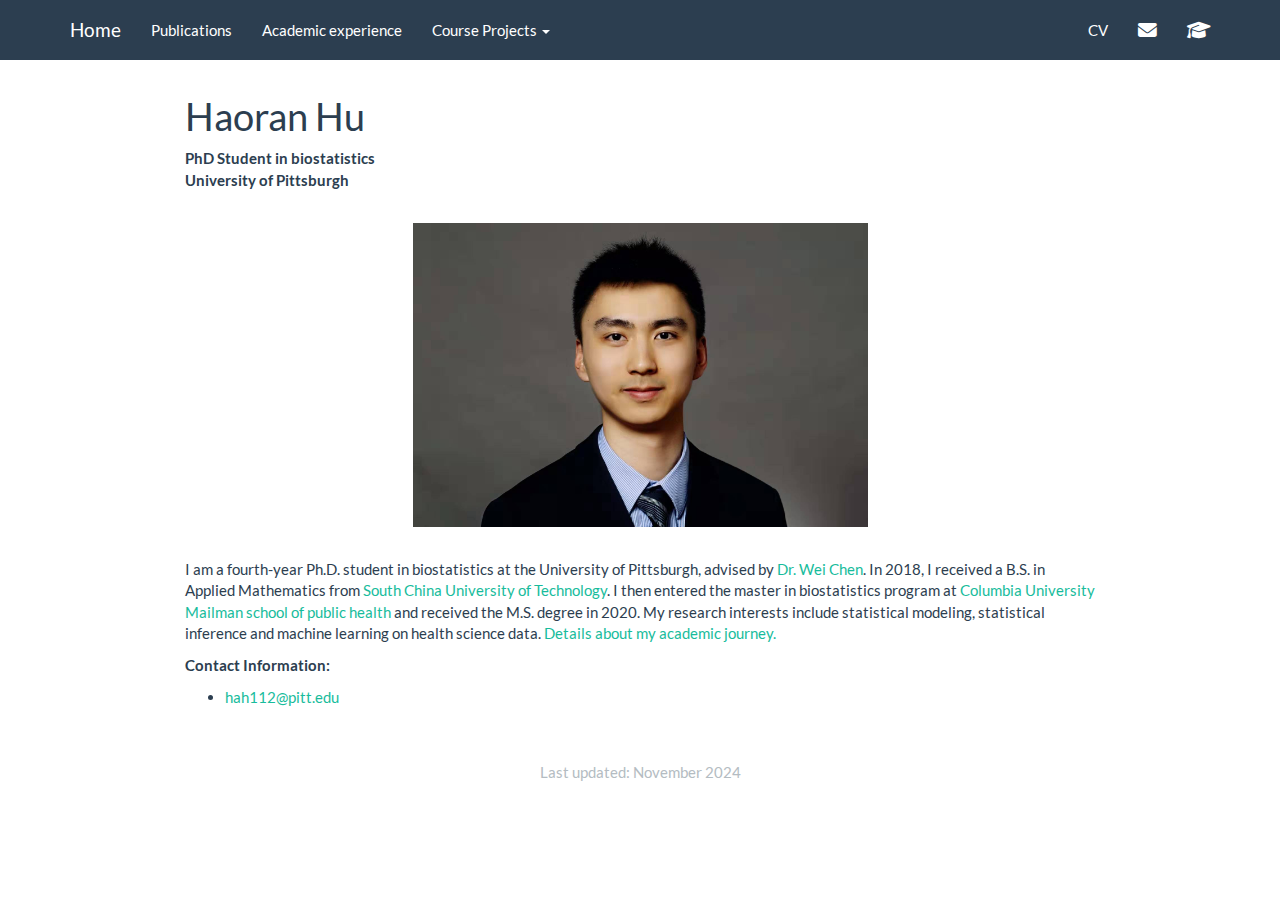
<file: index.html>
<!DOCTYPE html>

<html>

<head>

<meta charset="utf-8" />
<meta name="generator" content="pandoc" />
<meta http-equiv="X-UA-Compatible" content="IE=EDGE" />



<title>Haoran Hu</title>

<script src="site_libs/header-attrs-2.25/header-attrs.js"></script>
<script src="site_libs/jquery-3.6.0/jquery-3.6.0.min.js"></script>
<meta name="viewport" content="width=device-width, initial-scale=1" />
<link href="site_libs/bootstrap-3.3.5/css/flatly.min.css" rel="stylesheet" />
<script src="site_libs/bootstrap-3.3.5/js/bootstrap.min.js"></script>
<script src="site_libs/bootstrap-3.3.5/shim/html5shiv.min.js"></script>
<script src="site_libs/bootstrap-3.3.5/shim/respond.min.js"></script>
<style>h1 {font-size: 34px;}
       h1.title {font-size: 38px;}
       h2 {font-size: 30px;}
       h3 {font-size: 24px;}
       h4 {font-size: 18px;}
       h5 {font-size: 16px;}
       h6 {font-size: 12px;}
       code {color: inherit; background-color: rgba(0, 0, 0, 0.04);}
       pre:not([class]) { background-color: white }</style>
<script src="site_libs/navigation-1.1/tabsets.js"></script>
<link href="site_libs/highlightjs-9.12.0/default.css" rel="stylesheet" />
<script src="site_libs/highlightjs-9.12.0/highlight.js"></script>
<link href="site_libs/font-awesome-6.4.2/css/all.min.css" rel="stylesheet" />
<link href="site_libs/font-awesome-6.4.2/css/v4-shims.min.css" rel="stylesheet" />

<style type="text/css">
  code{white-space: pre-wrap;}
  span.smallcaps{font-variant: small-caps;}
  span.underline{text-decoration: underline;}
  div.column{display: inline-block; vertical-align: top; width: 50%;}
  div.hanging-indent{margin-left: 1.5em; text-indent: -1.5em;}
  ul.task-list{list-style: none;}
    </style>

<style type="text/css">code{white-space: pre;}</style>
<script type="text/javascript">
if (window.hljs) {
  hljs.configure({languages: []});
  hljs.initHighlightingOnLoad();
  if (document.readyState && document.readyState === "complete") {
    window.setTimeout(function() { hljs.initHighlighting(); }, 0);
  }
}
</script>









<style type = "text/css">
.main-container {
  max-width: 940px;
  margin-left: auto;
  margin-right: auto;
}
img {
  max-width:100%;
}
.tabbed-pane {
  padding-top: 12px;
}
.html-widget {
  margin-bottom: 20px;
}
button.code-folding-btn:focus {
  outline: none;
}
summary {
  display: list-item;
}
details > summary > p:only-child {
  display: inline;
}
pre code {
  padding: 0;
}
</style>


<style type="text/css">
.dropdown-submenu {
  position: relative;
}
.dropdown-submenu>.dropdown-menu {
  top: 0;
  left: 100%;
  margin-top: -6px;
  margin-left: -1px;
  border-radius: 0 6px 6px 6px;
}
.dropdown-submenu:hover>.dropdown-menu {
  display: block;
}
.dropdown-submenu>a:after {
  display: block;
  content: " ";
  float: right;
  width: 0;
  height: 0;
  border-color: transparent;
  border-style: solid;
  border-width: 5px 0 5px 5px;
  border-left-color: #cccccc;
  margin-top: 5px;
  margin-right: -10px;
}
.dropdown-submenu:hover>a:after {
  border-left-color: #adb5bd;
}
.dropdown-submenu.pull-left {
  float: none;
}
.dropdown-submenu.pull-left>.dropdown-menu {
  left: -100%;
  margin-left: 10px;
  border-radius: 6px 0 6px 6px;
}
</style>

<script type="text/javascript">
// manage active state of menu based on current page
$(document).ready(function () {
  // active menu anchor
  href = window.location.pathname
  href = href.substr(href.lastIndexOf('/') + 1)
  if (href === "")
    href = "index.html";
  var menuAnchor = $('a[href="' + href + '"]');

  // mark the anchor link active (and if it's in a dropdown, also mark that active)
  var dropdown = menuAnchor.closest('li.dropdown');
  if (window.bootstrap) { // Bootstrap 4+
    menuAnchor.addClass('active');
    dropdown.find('> .dropdown-toggle').addClass('active');
  } else { // Bootstrap 3
    menuAnchor.parent().addClass('active');
    dropdown.addClass('active');
  }

  // Navbar adjustments
  var navHeight = $(".navbar").first().height() + 15;
  var style = document.createElement('style');
  var pt = "padding-top: " + navHeight + "px; ";
  var mt = "margin-top: -" + navHeight + "px; ";
  var css = "";
  // offset scroll position for anchor links (for fixed navbar)
  for (var i = 1; i <= 6; i++) {
    css += ".section h" + i + "{ " + pt + mt + "}\n";
  }
  style.innerHTML = "body {" + pt + "padding-bottom: 40px; }\n" + css;
  document.head.appendChild(style);
});
</script>

<!-- tabsets -->

<style type="text/css">
.tabset-dropdown > .nav-tabs {
  display: inline-table;
  max-height: 500px;
  min-height: 44px;
  overflow-y: auto;
  border: 1px solid #ddd;
  border-radius: 4px;
}

.tabset-dropdown > .nav-tabs > li.active:before, .tabset-dropdown > .nav-tabs.nav-tabs-open:before {
  content: "\e259";
  font-family: 'Glyphicons Halflings';
  display: inline-block;
  padding: 10px;
  border-right: 1px solid #ddd;
}

.tabset-dropdown > .nav-tabs.nav-tabs-open > li.active:before {
  content: "\e258";
  font-family: 'Glyphicons Halflings';
  border: none;
}

.tabset-dropdown > .nav-tabs > li.active {
  display: block;
}

.tabset-dropdown > .nav-tabs > li > a,
.tabset-dropdown > .nav-tabs > li > a:focus,
.tabset-dropdown > .nav-tabs > li > a:hover {
  border: none;
  display: inline-block;
  border-radius: 4px;
  background-color: transparent;
}

.tabset-dropdown > .nav-tabs.nav-tabs-open > li {
  display: block;
  float: none;
}

.tabset-dropdown > .nav-tabs > li {
  display: none;
}
</style>

<!-- code folding -->




</head>

<body>


<div class="container-fluid main-container">




<div class="navbar navbar-default  navbar-fixed-top" role="navigation">
  <div class="container">
    <div class="navbar-header">
      <button type="button" class="navbar-toggle collapsed" data-toggle="collapse" data-bs-toggle="collapse" data-target="#navbar" data-bs-target="#navbar">
        <span class="icon-bar"></span>
        <span class="icon-bar"></span>
        <span class="icon-bar"></span>
      </button>
      <a class="navbar-brand" href="index.html">Home</a>
    </div>
    <div id="navbar" class="navbar-collapse collapse">
      <ul class="nav navbar-nav">
        <li>
  <a href="publications.html">Publications</a>
</li>
<li>
  <a href="about.html">Academic experience</a>
</li>
<li class="dropdown">
  <a href="#" class="dropdown-toggle" data-toggle="dropdown" role="button" data-bs-toggle="dropdown" aria-expanded="false">
    Course Projects
     
    <span class="caret"></span>
  </a>
  <ul class="dropdown-menu" role="menu">
    <li>
      <a href="practicum.html">Risk factors of cognitive impairment</a>
    </li>
    <li>
      <a href="proposal.html">Hypothetical clinical trial proposal</a>
    </li>
    <li>
      <a href="p8106.html">Cardiovascular disease status prediction</a>
    </li>
    <li>
      <a href="plasticizer.html">Plasticizer exposure</a>
    </li>
  </ul>
</li>
      </ul>
      <ul class="nav navbar-nav navbar-right">
        <li>
  <a href="Haoran Hu.pdf">CV</a>
</li>
<li>
  <a href="mailto:&lt;hah112@pitt.edu&gt;">
    <span class="fa fa-envelope fa-lg"></span>
     
  </a>
</li>
<li>
  <a href="https://scholar.google.com/citations?user=giL9N4gAAAAJ&amp;hl=en&amp;oi=ao">
    <span class="fa fa-graduation-cap fa-lg"></span>
     
  </a>
</li>
      </ul>
    </div><!--/.nav-collapse -->
  </div><!--/.container -->
</div><!--/.navbar -->

<div id="header">



<h1 class="title toc-ignore">Haoran Hu</h1>

</div>


<p><strong>PhD Student in biostatistics</strong><br> <strong>University
of Pittsburgh</strong></p>
<br>
<center>
<img src=".\\pictures\\profile picture.jpg" style="width:50%">
</center>
<p><br></p>
<p align="left">
<p>I am a fourth-year Ph.D. student in biostatistics at the University
of Pittsburgh, advised by <a
href="https://www.pediatrics.pitt.edu/people/wei-chen-phd">Dr. Wei
Chen</a>. In 2018, I received a B.S. in Applied Mathematics from <a
href="https://www.scut.edu.cn/en/">South China University of
Technology</a>. I then entered the master in biostatistics program at <a
href="http://www.mailman.columbia.edu">Columbia University Mailman
school of public health</a> and received the M.S. degree in 2020. My
research interests include statistical modeling, statistical inference
and machine learning on health science data. <a
href="about.html">Details about my academic journey.</a></p>

</p>
<p><strong>Contact Information:</strong></p>
<ul>
<li><a href="mailto:hah112@pitt.edu"
class="email">hah112@pitt.edu</a></li>
</ul>

<br><br>
<footer>
  <p class="copyright text-muted" align="center">Last updated: November 2024</p>
</footer>



</div>

<script>

// add bootstrap table styles to pandoc tables
function bootstrapStylePandocTables() {
  $('tr.odd').parent('tbody').parent('table').addClass('table table-condensed');
}
$(document).ready(function () {
  bootstrapStylePandocTables();
});


</script>

<!-- tabsets -->

<script>
$(document).ready(function () {
  window.buildTabsets("TOC");
});

$(document).ready(function () {
  $('.tabset-dropdown > .nav-tabs > li').click(function () {
    $(this).parent().toggleClass('nav-tabs-open');
  });
});
</script>

<!-- code folding -->


<!-- dynamically load mathjax for compatibility with self-contained -->
<script>
  (function () {
    var script = document.createElement("script");
    script.type = "text/javascript";
    script.src  = "https://mathjax.rstudio.com/latest/MathJax.js?config=TeX-AMS-MML_HTMLorMML";
    document.getElementsByTagName("head")[0].appendChild(script);
  })();
</script>

</body>
</html>
</file>
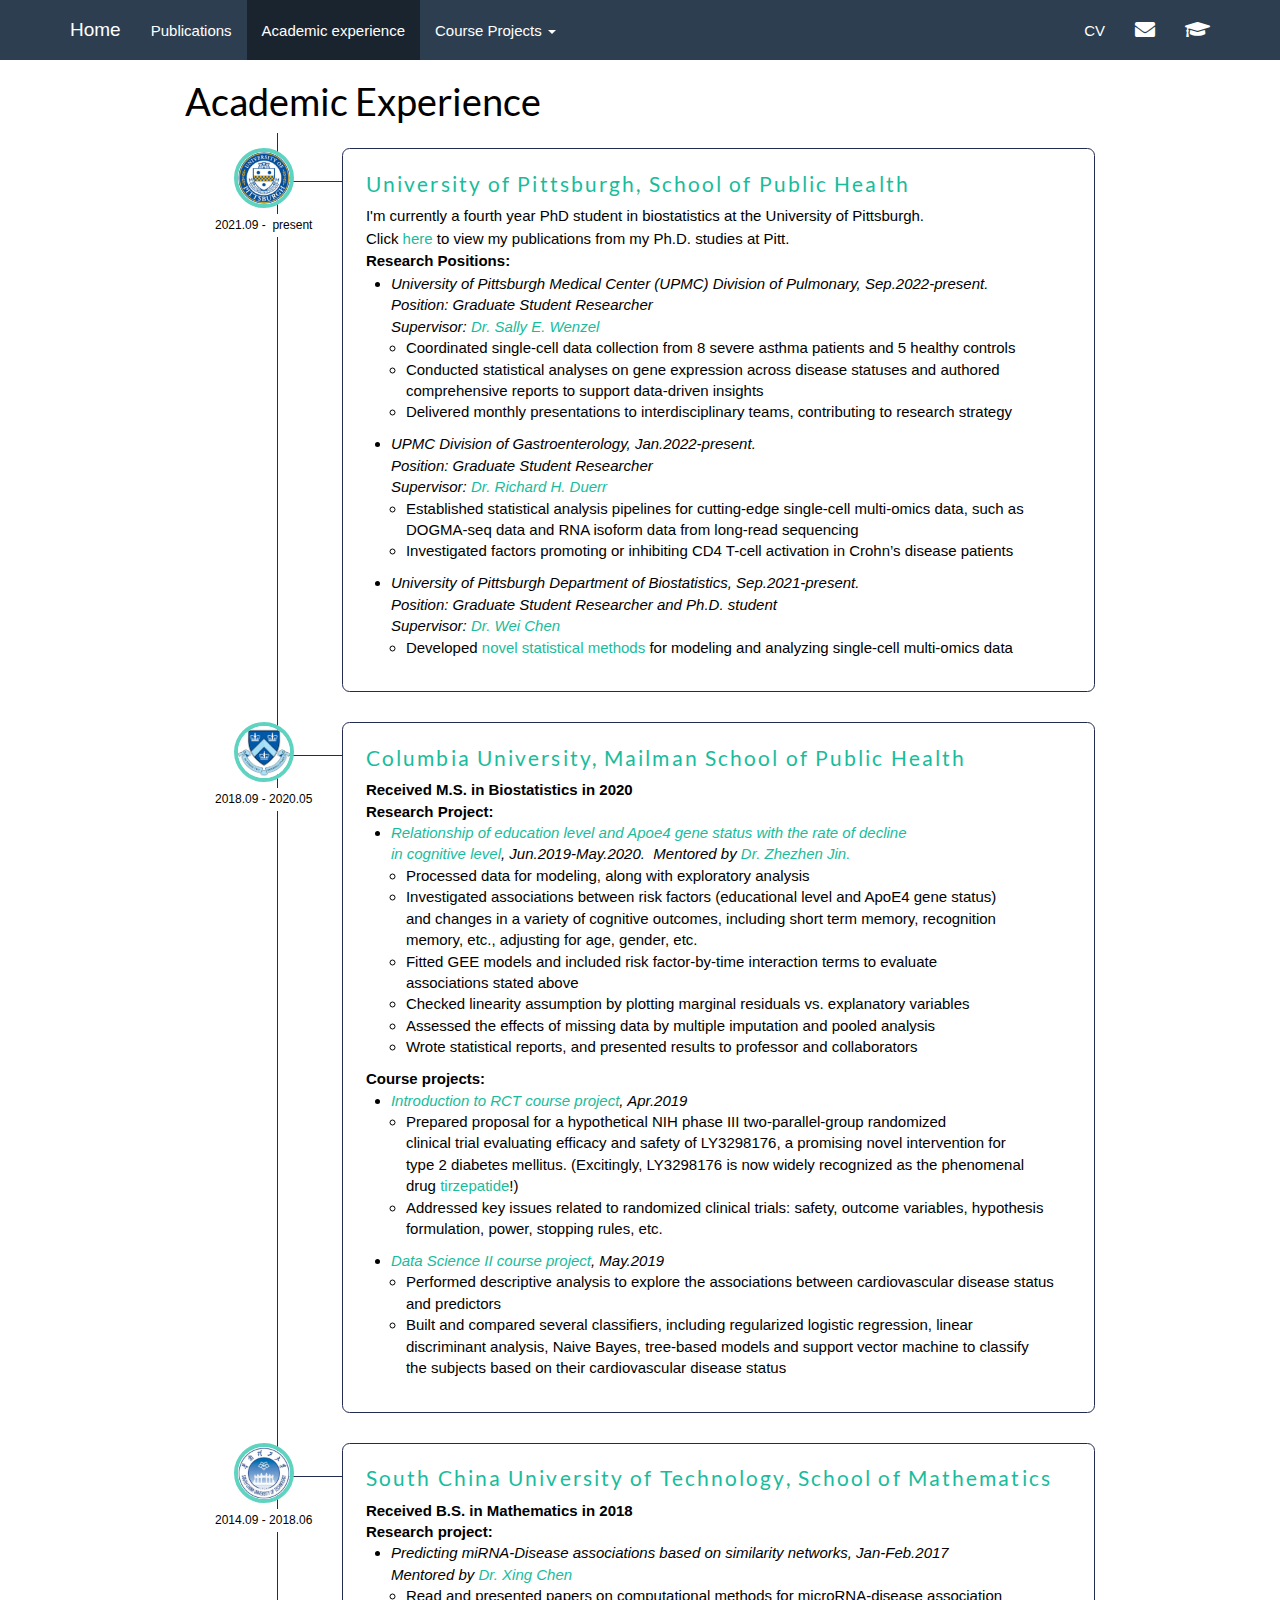
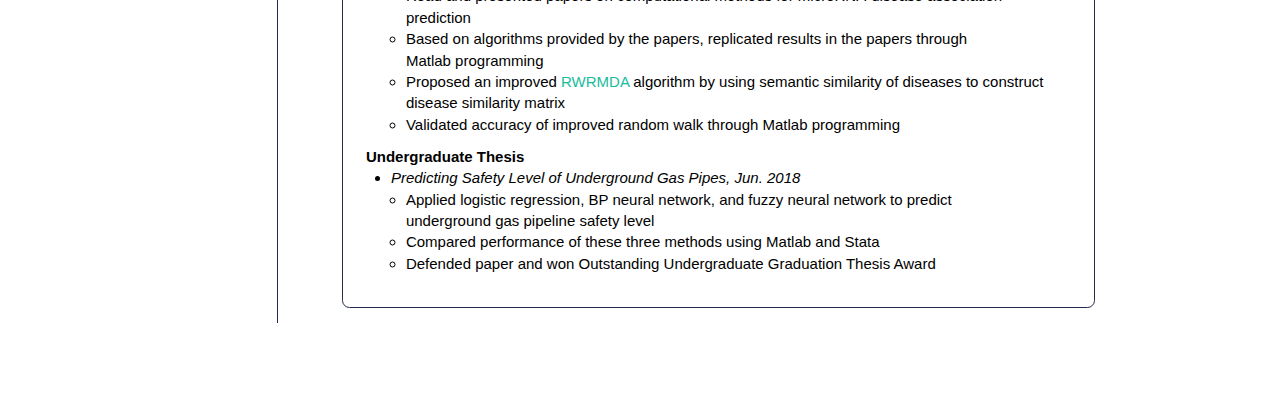
<file: about.html>
<!DOCTYPE html>

<html>

<head>

<meta charset="utf-8" />
<meta name="generator" content="pandoc" />
<meta http-equiv="X-UA-Compatible" content="IE=EDGE" />

<link rel="shortcut icon" href="favicon.ico" type="image/x-icon" />
<link rel="icon" href="png_favicon.png" type=" image/png" >


<title>Academic Experience</title>

<script src="site_libs/jquery-1.11.3/jquery.min.js"></script>
<meta name="viewport" content="width=device-width, initial-scale=1" />
<link href="site_libs/bootstrap-3.3.5/css/flatly.min.css" rel="stylesheet" />
<script src="site_libs/bootstrap-3.3.5/js/bootstrap.min.js"></script>
<script src="site_libs/bootstrap-3.3.5/shim/html5shiv.min.js"></script>
<script src="site_libs/bootstrap-3.3.5/shim/respond.min.js"></script>
<script src="site_libs/navigation-1.1/tabsets.js"></script>
<link href="site_libs/highlightjs-9.12.0/default.css" rel="stylesheet" />
<script src="site_libs/highlightjs-9.12.0/highlight.js"></script>
<link href="site_libs/font-awesome-5.1.0/css/all.css" rel="stylesheet" />
<link href="site_libs/font-awesome-5.1.0/css/v4-shims.css" rel="stylesheet" />

<style type="text/css">code{white-space: pre;}</style>
<style type="text/css">
  pre:not([class]) {
    background-color: white;
  }
</style>
<script type="text/javascript">
if (window.hljs) {
  hljs.configure({languages: []});
  hljs.initHighlightingOnLoad();
  if (document.readyState && document.readyState === "complete") {
    window.setTimeout(function() { hljs.initHighlighting(); }, 0);
  }
}
</script>



<style type="text/css">
h1 {
  font-size: 34px;
}
h1.title {
  font-size: 38px;
}
h2 {
  font-size: 30px;
}
h3 {
  font-size: 24px;
}
h4 {
  font-size: 18px;
}
h5 {
  font-size: 16px;
}
h6 {
  font-size: 12px;
}
.table th:not([align]) {
  text-align: left;
}
</style>




<style type = "text/css">
.main-container {
  max-width: 940px;
  margin-left: auto;
  margin-right: auto;
}
code {
  color: inherit;
  background-color: rgba(0, 0, 0, 0.04);
}
img {
  max-width:100%;
}
.tabbed-pane {
  padding-top: 12px;
}
.html-widget {
  margin-bottom: 20px;
}
button.code-folding-btn:focus {
  outline: none;
}
summary {
  display: list-item;
}
</style>


<style type="text/css">
/* padding for bootstrap navbar */
body {
  padding-top: 60px;
  padding-bottom: 40px;
}
/* offset scroll position for anchor links (for fixed navbar)  */
.section h1 {
  padding-top: 65px;
  margin-top: -65px;
}
.section h2 {
  padding-top: 65px;
  margin-top: -65px;
}
.section h3 {
  padding-top: 65px;
  margin-top: -65px;
}
.section h4 {
  padding-top: 65px;
  margin-top: -65px;
}
.section h5 {
  padding-top: 65px;
  margin-top: -65px;
}
.section h6 {
  padding-top: 65px;
  margin-top: -65px;
}
.dropdown-submenu {
  position: relative;
}
.dropdown-submenu>.dropdown-menu {
  top: 0;
  left: 100%;
  margin-top: -6px;
  margin-left: -1px;
  border-radius: 0 6px 6px 6px;
}
.dropdown-submenu:hover>.dropdown-menu {
  display: block;
}
.dropdown-submenu>a:after {
  display: block;
  content: " ";
  float: right;
  width: 0;
  height: 0;
  border-color: transparent;
  border-style: solid;
  border-width: 5px 0 5px 5px;
  border-left-color: #cccccc;
  margin-top: 5px;
  margin-right: -10px;
}
.dropdown-submenu:hover>a:after {
  border-left-color: #ffffff;
}
.dropdown-submenu.pull-left {
  float: none;
}
.dropdown-submenu.pull-left>.dropdown-menu {
  left: -100%;
  margin-left: 10px;
  border-radius: 6px 0 6px 6px;
}
</style>

<script>
// manage active state of menu based on current page
$(document).ready(function () {
  // active menu anchor
  href = window.location.pathname
  href = href.substr(href.lastIndexOf('/') + 1)
  if (href === "")
    href = "index.html";
  var menuAnchor = $('a[href="' + href + '"]');

  // mark it active
  menuAnchor.parent().addClass('active');

  // if it's got a parent navbar menu mark it active as well
  menuAnchor.closest('li.dropdown').addClass('active');
});
</script>

<!-- tabsets -->

<style type="text/css">
.tabset-dropdown > .nav-tabs {
  display: inline-table;
  max-height: 500px;
  min-height: 44px;
  overflow-y: auto;
  background: white;
  border: 1px solid #ddd;
  border-radius: 4px;
}

.tabset-dropdown > .nav-tabs > li.active:before {
  content: "";
  font-family: 'Glyphicons Halflings';
  display: inline-block;
  padding: 10px;
  border-right: 1px solid #ddd;
}

.tabset-dropdown > .nav-tabs.nav-tabs-open > li.active:before {
  content: "&#xe258;";
  border: none;
}

.tabset-dropdown > .nav-tabs.nav-tabs-open:before {
  content: "";
  font-family: 'Glyphicons Halflings';
  display: inline-block;
  padding: 10px;
  border-right: 1px solid #ddd;
}

.tabset-dropdown > .nav-tabs > li.active {
  display: block;
}

.tabset-dropdown > .nav-tabs > li > a,
.tabset-dropdown > .nav-tabs > li > a:focus,
.tabset-dropdown > .nav-tabs > li > a:hover {
  border: none;
  display: inline-block;
  border-radius: 4px;
  background-color: transparent;
}

.tabset-dropdown > .nav-tabs.nav-tabs-open > li {
  display: block;
  float: none;
}

.tabset-dropdown > .nav-tabs > li {
  display: none;
}
</style>

<!-- code folding -->




</head>

<body>


<div class="container-fluid main-container">




<div class="navbar navbar-default  navbar-fixed-top" role="navigation">
  <div class="container">
    <div class="navbar-header">
      <button type="button" class="navbar-toggle collapsed" data-toggle="collapse" data-target="#navbar">
        <span class="icon-bar"></span>
        <span class="icon-bar"></span>
        <span class="icon-bar"></span>
      </button>
      <a class="navbar-brand" href="index.html">Home</a>
    </div>
    <div id="navbar" class="navbar-collapse collapse">
      <ul class="nav navbar-nav">
        <li>
  <a href="publications.html">Publications</a>
</li>
        <li>
  <a href="about.html">Academic experience</a>
</li>
<li class="dropdown">
  <a href="#" class="dropdown-toggle" data-toggle="dropdown" role="button" aria-expanded="false">
    Course Projects
     
    <span class="caret"></span>
  </a>
  <ul class="dropdown-menu" role="menu">
    <li>
      <a href="practicum.html">Risk factors of cognitive impairment</a>
    </li>
    <li>
      <a href="proposal.html">Hypothetical clinical trial proposal</a>
    </li>
    <li>
      <a href="p8106.html">Cardiovascular disease status prediction</a>
    </li>
    <li>
      <a href="plasticizer.html">Plasticizer exposure</a>
    </li>
  </ul>
</li>
      </ul>
      <ul class="nav navbar-nav navbar-right">
        <li>
  <a href="Haoran Hu.pdf">CV</a>
</li>
<li>
  <a href="mailto:&lt;HAH112@pitt.edu&gt;">
    <span class="fa fa-envelope fa-lg"></span>
     
  </a>
</li>
<li>
  <a href="https://scholar.google.com/citations?user=giL9N4gAAAAJ&hl=en&oi=ao">
    <span class="fa fa-graduation-cap fa-lg"></span>
     
  </a>
</li>
      </ul>
    </div><!--/.nav-collapse -->
  </div><!--/.container -->
</div><!--/.navbar -->

<div class="fluid-row" id="header">



<h1 class="title toc-ignore">Academic Experience</h1>

</div>


<p><link rel="stylesheet" href="style.css"></p>
<meta name="viewport" content="width=device-width, initial-scale=1" />
 <div class="item">
  <div class="image">
    <div>
      <img src="pictures/pitt.png">
      <span>
      2021.09 - &nbsppresent
      </span>
    </div>
  </div>
  <div class="details">
    <div>
      <meta name="viewport" content="width=device-width, initial-scale=1" />
      <h1><a href="https://publichealth.pitt.edu/">University of Pittsburgh, School of Public Health</a></h1>
      <p>I'm currently a fourth year PhD student in biostatistics at the University of Pittsburgh. <br> Click <a href="publications.html">here</a> to view my publications from my Ph.D. studies at Pitt.<p>
        <strong>Research Positions:</strong>
      <ul>
        <li><em>University of Pittsburgh Medical Center (UPMC) Division of Pulmonary, Sep.2022-present. <br>
        Position: Graduate Student Researcher <br>
        Supervisor: <a href="https://www.publichealth.pitt.edu/directory/sally-wenzel">Dr. Sally E. Wenzel</a></em></li>
        <ul>
          <li>Coordinated single-cell data collection from 8 severe asthma patients and 5 healthy controls</li>
          <li>Conducted statistical analyses on gene expression across disease statuses and authored <br> comprehensive reports to support data-driven insights </li>
          <li>Delivered monthly presentations to interdisciplinary teams, contributing to research strategy</li>
        </ul>
      </ul>
      <ul>
        <li><em>UPMC Division of Gastroenterology, Jan.2022-present. <br>
        Position: Graduate Student Researcher <br>
        Supervisor: <a href="https://ipm.pitt.edu/people/richard-duerr-md/">Dr. Richard H. Duerr</a></em></li>
        <ul>
          <li>Established statistical analysis pipelines for cutting-edge single-cell multi-omics data, such as <br> DOGMA-seq data and RNA isoform data from long-read sequencing</li>
          <li>Investigated factors promoting or inhibiting CD4 T-cell activation in Crohn’s disease patients </li>
        </ul>
      </ul>
      <ul>
        <li><em>University of Pittsburgh Department of Biostatistics, Sep.2021-present. <br>
        Position: Graduate Student Researcher and Ph.D. student<br>
        Supervisor: <a href="https://www.pediatrics.pitt.edu/people/wei-chen-phd">Dr. Wei Chen</a></em></li>
        <ul>
          <li>Developed <a href="https://www.nature.com/articles/s41467-024-49448-x">novel statistical methods</a> for modeling and analyzing single-cell multi-omics data  </li>
        </ul>
      </ul>
    </div>
  </div>
</div>

<div class="item">
  <div class="image">
    <div>
      <img src="pictures/columbia.png" />
      <span>
      2018.09 - 2020.05
      </span>
    </div>
  </div>
  <div class="details">
    <div>
      <meta name="viewport" content="width=device-width, initial-scale=1" />
      <h1><a href="http://www.mailman.columbia.edu">Columbia University, Mailman School of Public Health</a></h1>
      <strong>Received M.S. in Biostatistics in 2020</strong>
      <br>
      <strong>Research Project:</strong>
      <ul>
        <li><em><a href="practicum.html">Relationship of education level and Apoe4 gene status with the rate of decline <br>in cognitive level</a>, Jun.2019-May.2020. &nbspMentored by <a href="https://www.publichealth.columbia.edu/people/our-faculty/zjin">Dr. Zhezhen Jin.</a></em></li>
        <ul>
          <li>Processed data for modeling, along with exploratory analysis</li>
          <li>Investigated associations between risk factors (educational level and ApoE4 gene status)<br> and changes in a variety of cognitive outcomes, including short term memory, recognition<br> memory, etc., adjusting for age, gender, etc.</li>
          <li>Fitted GEE models and included risk factor-by-time interaction terms to evaluate <br>associations stated above</li>
          <li>Checked linearity assumption by plotting marginal residuals vs. explanatory variables</li>
          <li>Assessed the effects of missing data by multiple imputation and pooled analysis</li>
          <li>Wrote statistical reports, and presented results to professor and collaborators</li>
        </ul>
      </ul>
      <strong>Course projects:</strong>
      <ul>
        <li><em><a href="proposal.html">Introduction to RCT course project</a>, Apr.2019</em></li>
        <ul>
          <li>Prepared proposal for a hypothetical NIH phase III two-parallel-group randomized <br>clinical trial evaluating efficacy and safety of LY3298176, a promising novel intervention for<br> type 2 diabetes mellitus. (Excitingly, LY3298176 is now widely recognized as the phenomenal <br>drug <a href="https://en.wikipedia.org/wiki/Tirzepatide">tirzepatide</a>!)</li>
          <li>Addressed key issues related to randomized clinical trials: safety, outcome variables, hypothesis<br> formulation, power, stopping rules, etc.</li>
        </ul>
      </ul>
      <ul>
        <li><em><a href="p8106.html">Data Science II course project</a>, May.2019</em></li>
        <ul>
          <li>Performed descriptive analysis to explore the associations between cardiovascular disease status<br> and predictors</li>
          <li>Built and compared several classifiers, including regularized logistic regression, linear<br> discriminant analysis, Naive Bayes, tree-based models and support vector machine to classify<br> the subjects based on their cardiovascular disease status</li>
        </ul>
      </ul>
    </div>
  </div>
</div>

<div class="item">
  <div class="image">
    <div>
      <img src="pictures/scut1.png" />
      <span>
      2014.09 - 2018.06
      </span>
    </div>
  </div>
  <div class="details">
    <div>
      <meta name="viewport" content="width=device-width, initial-scale=1" />
      <h1><a href="https://www.scut.edu.cn/en/">South China University of Technology, School of Mathematics</a></h1>
      <strong>Received B.S. in Mathematics in 2018</strong>
      <br>
      <strong>Research project:</strong>
      <ul>
        <li><em>Predicting miRNA-Disease associations based on similarity networks, Jan-Feb.2017<br> Mentored by <a href="https://scholar.google.com/citations?user=QEvG47IAAAAJ&hl=zh-CN">Dr. Xing Chen</a></em></li>
        <ul>
         <li>Read and presented papers on computational methods for microRNA-disease association<br> prediction</li>
         <li>Based on algorithms provided by the papers, replicated results in the papers through <br>Matlab programming</li>
         <li>Proposed an improved <a href="https://pubs.rsc.org/en/content/articlelanding/2012/mb/c2mb25180a/unauth#!divAbstract">RWRMDA</a> algorithm by using semantic similarity of diseases to construct <br>disease similarity matrix</li>
         <li>Validated accuracy of improved random walk through Matlab programming</li>
        </ul>
      </ul>
      <strong>Undergraduate Thesis</strong>
      <ul>
         <li><em>Predicting Safety Level of Underground Gas Pipes, Jun. 2018</em></li>
         <ul>
           <li>Applied logistic regression, BP neural network, and fuzzy neural network to predict <br>underground gas pipeline safety level</li>
           <li>Compared performance of these three methods using Matlab and Stata</li>
           <li>Defended paper and won Outstanding Undergraduate Graduation Thesis Award</li>
         </ul>
      </ul>
    </div>
  </div>
</div>

<br><br>




</div>

<script>

// add bootstrap table styles to pandoc tables
function bootstrapStylePandocTables() {
  $('tr.header').parent('thead').parent('table').addClass('table table-condensed');
}
$(document).ready(function () {
  bootstrapStylePandocTables();
});


</script>

<!-- tabsets -->

<script>
$(document).ready(function () {
  window.buildTabsets("TOC");
});

$(document).ready(function () {
  $('.tabset-dropdown > .nav-tabs > li').click(function () {
    $(this).parent().toggleClass('nav-tabs-open')
  });
});
</script>

<!-- code folding -->


<!-- dynamically load mathjax for compatibility with self-contained -->
<script>
  (function () {
    var script = document.createElement("script");
    script.type = "text/javascript";
    script.src  = "https://mathjax.rstudio.com/latest/MathJax.js?config=TeX-AMS-MML_HTMLorMML";
    document.getElementsByTagName("head")[0].appendChild(script);
  })();
</script>

</body>
</html>
</file>
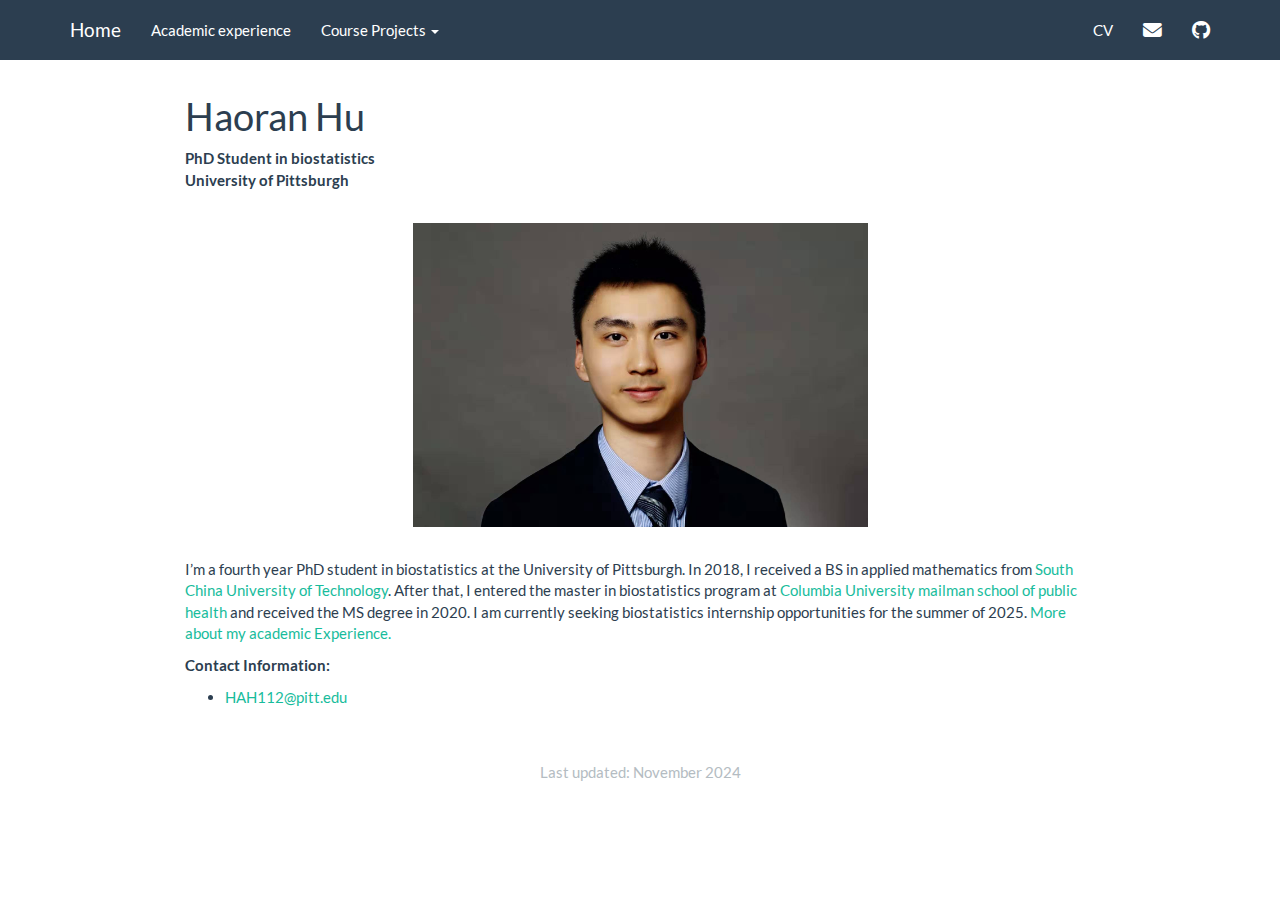
<file: footer_example.html>
<!DOCTYPE html>

<html>

<head>

<meta charset="utf-8" />
<meta name="generator" content="pandoc" />
<meta http-equiv="X-UA-Compatible" content="IE=EDGE" />




<title>Haoran Hu</title>

<script src="site_libs/header-attrs-2.25/header-attrs.js"></script>
<script src="site_libs/jquery-3.6.0/jquery-3.6.0.min.js"></script>
<meta name="viewport" content="width=device-width, initial-scale=1" />
<link href="site_libs/bootstrap-3.3.5/css/flatly.min.css" rel="stylesheet" />
<script src="site_libs/bootstrap-3.3.5/js/bootstrap.min.js"></script>
<script src="site_libs/bootstrap-3.3.5/shim/html5shiv.min.js"></script>
<script src="site_libs/bootstrap-3.3.5/shim/respond.min.js"></script>
<style>h1 {font-size: 34px;}
       h1.title {font-size: 38px;}
       h2 {font-size: 30px;}
       h3 {font-size: 24px;}
       h4 {font-size: 18px;}
       h5 {font-size: 16px;}
       h6 {font-size: 12px;}
       code {color: inherit; background-color: rgba(0, 0, 0, 0.04);}
       pre:not([class]) { background-color: white }</style>
<script src="site_libs/navigation-1.1/tabsets.js"></script>
<link href="site_libs/highlightjs-9.12.0/default.css" rel="stylesheet" />
<script src="site_libs/highlightjs-9.12.0/highlight.js"></script>
<link href="site_libs/font-awesome-6.4.2/css/all.min.css" rel="stylesheet" />
<link href="site_libs/font-awesome-6.4.2/css/v4-shims.min.css" rel="stylesheet" />

<style type="text/css">
  code{white-space: pre-wrap;}
  span.smallcaps{font-variant: small-caps;}
  span.underline{text-decoration: underline;}
  div.column{display: inline-block; vertical-align: top; width: 50%;}
  div.hanging-indent{margin-left: 1.5em; text-indent: -1.5em;}
  ul.task-list{list-style: none;}
    </style>

<style type="text/css">code{white-space: pre;}</style>
<script type="text/javascript">
if (window.hljs) {
  hljs.configure({languages: []});
  hljs.initHighlightingOnLoad();
  if (document.readyState && document.readyState === "complete") {
    window.setTimeout(function() { hljs.initHighlighting(); }, 0);
  }
}
</script>









<style type = "text/css">
.main-container {
  max-width: 940px;
  margin-left: auto;
  margin-right: auto;
}
img {
  max-width:100%;
}
.tabbed-pane {
  padding-top: 12px;
}
.html-widget {
  margin-bottom: 20px;
}
button.code-folding-btn:focus {
  outline: none;
}
summary {
  display: list-item;
}
details > summary > p:only-child {
  display: inline;
}
pre code {
  padding: 0;
}
</style>


<style type="text/css">
.dropdown-submenu {
  position: relative;
}
.dropdown-submenu>.dropdown-menu {
  top: 0;
  left: 100%;
  margin-top: -6px;
  margin-left: -1px;
  border-radius: 0 6px 6px 6px;
}
.dropdown-submenu:hover>.dropdown-menu {
  display: block;
}
.dropdown-submenu>a:after {
  display: block;
  content: " ";
  float: right;
  width: 0;
  height: 0;
  border-color: transparent;
  border-style: solid;
  border-width: 5px 0 5px 5px;
  border-left-color: #cccccc;
  margin-top: 5px;
  margin-right: -10px;
}
.dropdown-submenu:hover>a:after {
  border-left-color: #adb5bd;
}
.dropdown-submenu.pull-left {
  float: none;
}
.dropdown-submenu.pull-left>.dropdown-menu {
  left: -100%;
  margin-left: 10px;
  border-radius: 6px 0 6px 6px;
}
</style>

<script type="text/javascript">
// manage active state of menu based on current page
$(document).ready(function () {
  // active menu anchor
  href = window.location.pathname
  href = href.substr(href.lastIndexOf('/') + 1)
  if (href === "")
    href = "index.html";
  var menuAnchor = $('a[href="' + href + '"]');

  // mark the anchor link active (and if it's in a dropdown, also mark that active)
  var dropdown = menuAnchor.closest('li.dropdown');
  if (window.bootstrap) { // Bootstrap 4+
    menuAnchor.addClass('active');
    dropdown.find('> .dropdown-toggle').addClass('active');
  } else { // Bootstrap 3
    menuAnchor.parent().addClass('active');
    dropdown.addClass('active');
  }

  // Navbar adjustments
  var navHeight = $(".navbar").first().height() + 15;
  var style = document.createElement('style');
  var pt = "padding-top: " + navHeight + "px; ";
  var mt = "margin-top: -" + navHeight + "px; ";
  var css = "";
  // offset scroll position for anchor links (for fixed navbar)
  for (var i = 1; i <= 6; i++) {
    css += ".section h" + i + "{ " + pt + mt + "}\n";
  }
  style.innerHTML = "body {" + pt + "padding-bottom: 40px; }\n" + css;
  document.head.appendChild(style);
});
</script>

<!-- tabsets -->

<style type="text/css">
.tabset-dropdown > .nav-tabs {
  display: inline-table;
  max-height: 500px;
  min-height: 44px;
  overflow-y: auto;
  border: 1px solid #ddd;
  border-radius: 4px;
}

.tabset-dropdown > .nav-tabs > li.active:before, .tabset-dropdown > .nav-tabs.nav-tabs-open:before {
  content: "\e259";
  font-family: 'Glyphicons Halflings';
  display: inline-block;
  padding: 10px;
  border-right: 1px solid #ddd;
}

.tabset-dropdown > .nav-tabs.nav-tabs-open > li.active:before {
  content: "\e258";
  font-family: 'Glyphicons Halflings';
  border: none;
}

.tabset-dropdown > .nav-tabs > li.active {
  display: block;
}

.tabset-dropdown > .nav-tabs > li > a,
.tabset-dropdown > .nav-tabs > li > a:focus,
.tabset-dropdown > .nav-tabs > li > a:hover {
  border: none;
  display: inline-block;
  border-radius: 4px;
  background-color: transparent;
}

.tabset-dropdown > .nav-tabs.nav-tabs-open > li {
  display: block;
  float: none;
}

.tabset-dropdown > .nav-tabs > li {
  display: none;
}
</style>

<!-- code folding -->




</head>

<body>


<div class="container-fluid main-container">




<div class="navbar navbar-default  navbar-fixed-top" role="navigation">
  <div class="container">
    <div class="navbar-header">
      <button type="button" class="navbar-toggle collapsed" data-toggle="collapse" data-bs-toggle="collapse" data-target="#navbar" data-bs-target="#navbar">
        <span class="icon-bar"></span>
        <span class="icon-bar"></span>
        <span class="icon-bar"></span>
      </button>
      <a class="navbar-brand" href="index.html">Home</a>
    </div>
    <div id="navbar" class="navbar-collapse collapse">
      <ul class="nav navbar-nav">
        <li>
  <a href="about.html">Academic experience</a>
</li>
<li class="dropdown">
  <a href="#" class="dropdown-toggle" data-toggle="dropdown" role="button" data-bs-toggle="dropdown" aria-expanded="false">
    Course Projects
     
    <span class="caret"></span>
  </a>
  <ul class="dropdown-menu" role="menu">
    <li>
      <a href="practicum.html">Risk factors of cognitive impairment</a>
    </li>
    <li>
      <a href="proposal.html">Hypothetical clinical trial proposal</a>
    </li>
    <li>
      <a href="p8106.html">Cardiovascular disease status prediction</a>
    </li>
    <li>
      <a href="plasticizer.html">Plasticizer exposure</a>
    </li>
  </ul>
</li>
      </ul>
      <ul class="nav navbar-nav navbar-right">
        <li>
  <a href="Haoran Hu.pdf">CV</a>
</li>
<li>
  <a href="mailto:&lt;HAH112@pitt.edu&gt;">
    <span class="fa fa-envelope fa-lg"></span>
     
  </a>
</li>
<li>
  <a href="https://github.com/hh2767?tab=repositories">
    <span class="fa fa-github fa-lg"></span>
     
  </a>
</li>
      </ul>
    </div><!--/.nav-collapse -->
  </div><!--/.container -->
</div><!--/.navbar -->

<div id="header">



<h1 class="title toc-ignore">Haoran Hu</h1>

</div>


<p><strong>PhD Student in biostatistics</strong><br> <strong>University
of Pittsburgh</strong></p>
<br>
<center>
<img src=".\\pictures\\profile picture.jpg" style="width:50%">
</center>
<p><br></p>
<p align="left">
I’m a fourth year PhD student in biostatistics at the University of
Pittsburgh. In 2018, I received a BS in applied mathematics from <a
href="https://www.scut.edu.cn/en/">South China University of
Technology</a>. After that, I entered the master in biostatistics
program at <a href="http://www.mailman.columbia.edu">Columbia University
mailman school of public health</a> and received the MS degree in 2020.
I am currently seeking biostatistics internship opportunities for the
summer of 2025. <a href="about.html">More about my academic
Experience.</a>
</p>
<p><strong>Contact Information:</strong></p>
<ul>
<li><a href="mailto:HAH112@pitt.edu"
class="email">HAH112@pitt.edu</a></li>
</ul>


<br><br>
<footer>
  <p class="copyright text-muted" align="center">Last updated: November 2024</p>
</footer>

</div>

<script>

// add bootstrap table styles to pandoc tables
function bootstrapStylePandocTables() {
  $('tr.odd').parent('tbody').parent('table').addClass('table table-condensed');
}
$(document).ready(function () {
  bootstrapStylePandocTables();
});


</script>

<!-- tabsets -->

<script>
$(document).ready(function () {
  window.buildTabsets("TOC");
});

$(document).ready(function () {
  $('.tabset-dropdown > .nav-tabs > li').click(function () {
    $(this).parent().toggleClass('nav-tabs-open');
  });
});
</script>

<!-- code folding -->


<!-- dynamically load mathjax for compatibility with self-contained -->
<script>
  (function () {
    var script = document.createElement("script");
    script.type = "text/javascript";
    script.src  = "https://mathjax.rstudio.com/latest/MathJax.js?config=TeX-AMS-MML_HTMLorMML";
    document.getElementsByTagName("head")[0].appendChild(script);
  })();
</script>

</body>
</html>
</file>
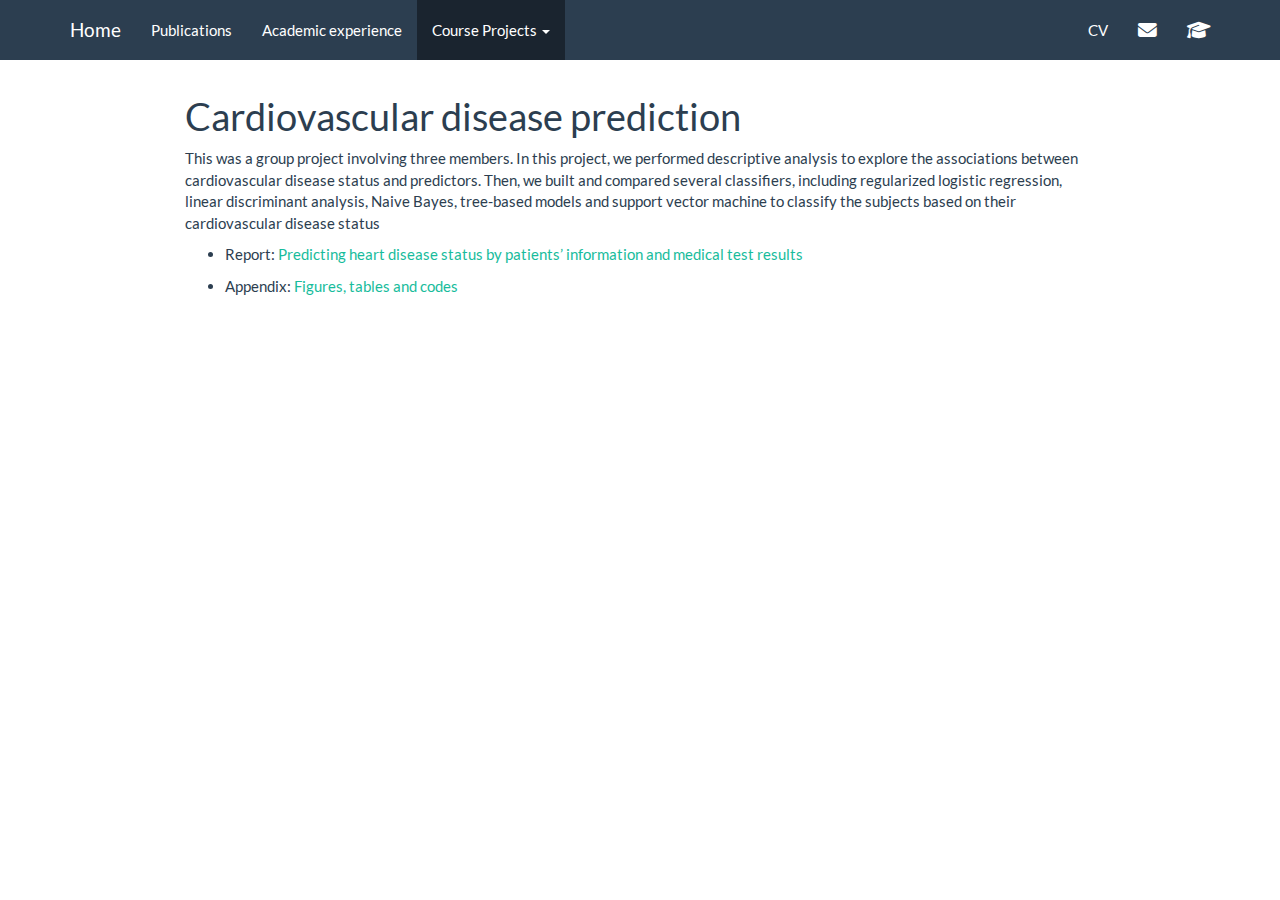
<file: p8106.html>
<!DOCTYPE html>

<html>

<head>

<meta charset="utf-8" />
<meta name="generator" content="pandoc" />
<meta http-equiv="X-UA-Compatible" content="IE=EDGE" />




<title>Cardiovascular disease prediction</title>

<script src="site_libs/header-attrs-2.25/header-attrs.js"></script>
<script src="site_libs/jquery-3.6.0/jquery-3.6.0.min.js"></script>
<meta name="viewport" content="width=device-width, initial-scale=1" />
<link href="site_libs/bootstrap-3.3.5/css/flatly.min.css" rel="stylesheet" />
<script src="site_libs/bootstrap-3.3.5/js/bootstrap.min.js"></script>
<script src="site_libs/bootstrap-3.3.5/shim/html5shiv.min.js"></script>
<script src="site_libs/bootstrap-3.3.5/shim/respond.min.js"></script>
<style>h1 {font-size: 34px;}
       h1.title {font-size: 38px;}
       h2 {font-size: 30px;}
       h3 {font-size: 24px;}
       h4 {font-size: 18px;}
       h5 {font-size: 16px;}
       h6 {font-size: 12px;}
       code {color: inherit; background-color: rgba(0, 0, 0, 0.04);}
       pre:not([class]) { background-color: white }</style>
<script src="site_libs/navigation-1.1/tabsets.js"></script>
<link href="site_libs/highlightjs-9.12.0/default.css" rel="stylesheet" />
<script src="site_libs/highlightjs-9.12.0/highlight.js"></script>
<link href="site_libs/font-awesome-6.4.2/css/all.min.css" rel="stylesheet" />
<link href="site_libs/font-awesome-6.4.2/css/v4-shims.min.css" rel="stylesheet" />

<style type="text/css">
  code{white-space: pre-wrap;}
  span.smallcaps{font-variant: small-caps;}
  span.underline{text-decoration: underline;}
  div.column{display: inline-block; vertical-align: top; width: 50%;}
  div.hanging-indent{margin-left: 1.5em; text-indent: -1.5em;}
  ul.task-list{list-style: none;}
    </style>

<style type="text/css">code{white-space: pre;}</style>
<script type="text/javascript">
if (window.hljs) {
  hljs.configure({languages: []});
  hljs.initHighlightingOnLoad();
  if (document.readyState && document.readyState === "complete") {
    window.setTimeout(function() { hljs.initHighlighting(); }, 0);
  }
}
</script>









<style type = "text/css">
.main-container {
  max-width: 940px;
  margin-left: auto;
  margin-right: auto;
}
img {
  max-width:100%;
}
.tabbed-pane {
  padding-top: 12px;
}
.html-widget {
  margin-bottom: 20px;
}
button.code-folding-btn:focus {
  outline: none;
}
summary {
  display: list-item;
}
details > summary > p:only-child {
  display: inline;
}
pre code {
  padding: 0;
}
</style>


<style type="text/css">
.dropdown-submenu {
  position: relative;
}
.dropdown-submenu>.dropdown-menu {
  top: 0;
  left: 100%;
  margin-top: -6px;
  margin-left: -1px;
  border-radius: 0 6px 6px 6px;
}
.dropdown-submenu:hover>.dropdown-menu {
  display: block;
}
.dropdown-submenu>a:after {
  display: block;
  content: " ";
  float: right;
  width: 0;
  height: 0;
  border-color: transparent;
  border-style: solid;
  border-width: 5px 0 5px 5px;
  border-left-color: #cccccc;
  margin-top: 5px;
  margin-right: -10px;
}
.dropdown-submenu:hover>a:after {
  border-left-color: #adb5bd;
}
.dropdown-submenu.pull-left {
  float: none;
}
.dropdown-submenu.pull-left>.dropdown-menu {
  left: -100%;
  margin-left: 10px;
  border-radius: 6px 0 6px 6px;
}
</style>

<script type="text/javascript">
// manage active state of menu based on current page
$(document).ready(function () {
  // active menu anchor
  href = window.location.pathname
  href = href.substr(href.lastIndexOf('/') + 1)
  if (href === "")
    href = "index.html";
  var menuAnchor = $('a[href="' + href + '"]');

  // mark the anchor link active (and if it's in a dropdown, also mark that active)
  var dropdown = menuAnchor.closest('li.dropdown');
  if (window.bootstrap) { // Bootstrap 4+
    menuAnchor.addClass('active');
    dropdown.find('> .dropdown-toggle').addClass('active');
  } else { // Bootstrap 3
    menuAnchor.parent().addClass('active');
    dropdown.addClass('active');
  }

  // Navbar adjustments
  var navHeight = $(".navbar").first().height() + 15;
  var style = document.createElement('style');
  var pt = "padding-top: " + navHeight + "px; ";
  var mt = "margin-top: -" + navHeight + "px; ";
  var css = "";
  // offset scroll position for anchor links (for fixed navbar)
  for (var i = 1; i <= 6; i++) {
    css += ".section h" + i + "{ " + pt + mt + "}\n";
  }
  style.innerHTML = "body {" + pt + "padding-bottom: 40px; }\n" + css;
  document.head.appendChild(style);
});
</script>

<!-- tabsets -->

<style type="text/css">
.tabset-dropdown > .nav-tabs {
  display: inline-table;
  max-height: 500px;
  min-height: 44px;
  overflow-y: auto;
  border: 1px solid #ddd;
  border-radius: 4px;
}

.tabset-dropdown > .nav-tabs > li.active:before, .tabset-dropdown > .nav-tabs.nav-tabs-open:before {
  content: "\e259";
  font-family: 'Glyphicons Halflings';
  display: inline-block;
  padding: 10px;
  border-right: 1px solid #ddd;
}

.tabset-dropdown > .nav-tabs.nav-tabs-open > li.active:before {
  content: "\e258";
  font-family: 'Glyphicons Halflings';
  border: none;
}

.tabset-dropdown > .nav-tabs > li.active {
  display: block;
}

.tabset-dropdown > .nav-tabs > li > a,
.tabset-dropdown > .nav-tabs > li > a:focus,
.tabset-dropdown > .nav-tabs > li > a:hover {
  border: none;
  display: inline-block;
  border-radius: 4px;
  background-color: transparent;
}

.tabset-dropdown > .nav-tabs.nav-tabs-open > li {
  display: block;
  float: none;
}

.tabset-dropdown > .nav-tabs > li {
  display: none;
}
</style>

<!-- code folding -->




</head>

<body>


<div class="container-fluid main-container">




<div class="navbar navbar-default  navbar-fixed-top" role="navigation">
  <div class="container">
    <div class="navbar-header">
      <button type="button" class="navbar-toggle collapsed" data-toggle="collapse" data-bs-toggle="collapse" data-target="#navbar" data-bs-target="#navbar">
        <span class="icon-bar"></span>
        <span class="icon-bar"></span>
        <span class="icon-bar"></span>
      </button>
      <a class="navbar-brand" href="index.html">Home</a>
    </div>
    <div id="navbar" class="navbar-collapse collapse">
      <ul class="nav navbar-nav">
        <li>
  <a href="publications.html">Publications</a>
</li>
<li>
  <a href="about.html">Academic experience</a>
</li>
<li class="dropdown">
  <a href="#" class="dropdown-toggle" data-toggle="dropdown" role="button" data-bs-toggle="dropdown" aria-expanded="false">
    Course Projects
     
    <span class="caret"></span>
  </a>
  <ul class="dropdown-menu" role="menu">
    <li>
      <a href="practicum.html">Risk factors of cognitive impairment</a>
    </li>
    <li>
      <a href="proposal.html">Hypothetical clinical trial proposal</a>
    </li>
    <li>
      <a href="p8106.html">Cardiovascular disease status prediction</a>
    </li>
    <li>
      <a href="plasticizer.html">Plasticizer exposure</a>
    </li>
  </ul>
</li>
      </ul>
      <ul class="nav navbar-nav navbar-right">
        <li>
  <a href="Haoran Hu.pdf">CV</a>
</li>
<li>
  <a href="mailto:&lt;hah112@pitt.edu&gt;">
    <span class="fa fa-envelope fa-lg"></span>
     
  </a>
</li>
<li>
  <a href="https://scholar.google.com/citations?user=giL9N4gAAAAJ&amp;hl=en&amp;oi=ao">
    <span class="fa fa-graduation-cap fa-lg"></span>
     
  </a>
</li>
      </ul>
    </div><!--/.nav-collapse -->
  </div><!--/.container -->
</div><!--/.navbar -->

<div id="header">



<h1 class="title toc-ignore">Cardiovascular disease prediction</h1>

</div>


<p>This was a group project involving three members. In this project, we
performed descriptive analysis to explore the associations between
cardiovascular disease status and predictors. Then, we built and
compared several classifiers, including regularized logistic regression,
linear discriminant analysis, Naive Bayes, tree-based models and support
vector machine to classify the subjects based on their cardiovascular
disease status</p>
<ul>
<li><p>Report: <a href=".\files\P8106%20report.pdf">Predicting heart
disease status by patients’ information and medical test
results</a></p></li>
<li><p>Appendix: <a href=".\files\P8106%20appendix.pdf">Figures, tables
and codes</a></p></li>
</ul>




</div>

<script>

// add bootstrap table styles to pandoc tables
function bootstrapStylePandocTables() {
  $('tr.odd').parent('tbody').parent('table').addClass('table table-condensed');
}
$(document).ready(function () {
  bootstrapStylePandocTables();
});


</script>

<!-- tabsets -->

<script>
$(document).ready(function () {
  window.buildTabsets("TOC");
});

$(document).ready(function () {
  $('.tabset-dropdown > .nav-tabs > li').click(function () {
    $(this).parent().toggleClass('nav-tabs-open');
  });
});
</script>

<!-- code folding -->


<!-- dynamically load mathjax for compatibility with self-contained -->
<script>
  (function () {
    var script = document.createElement("script");
    script.type = "text/javascript";
    script.src  = "https://mathjax.rstudio.com/latest/MathJax.js?config=TeX-AMS-MML_HTMLorMML";
    document.getElementsByTagName("head")[0].appendChild(script);
  })();
</script>

</body>
</html>
</file>
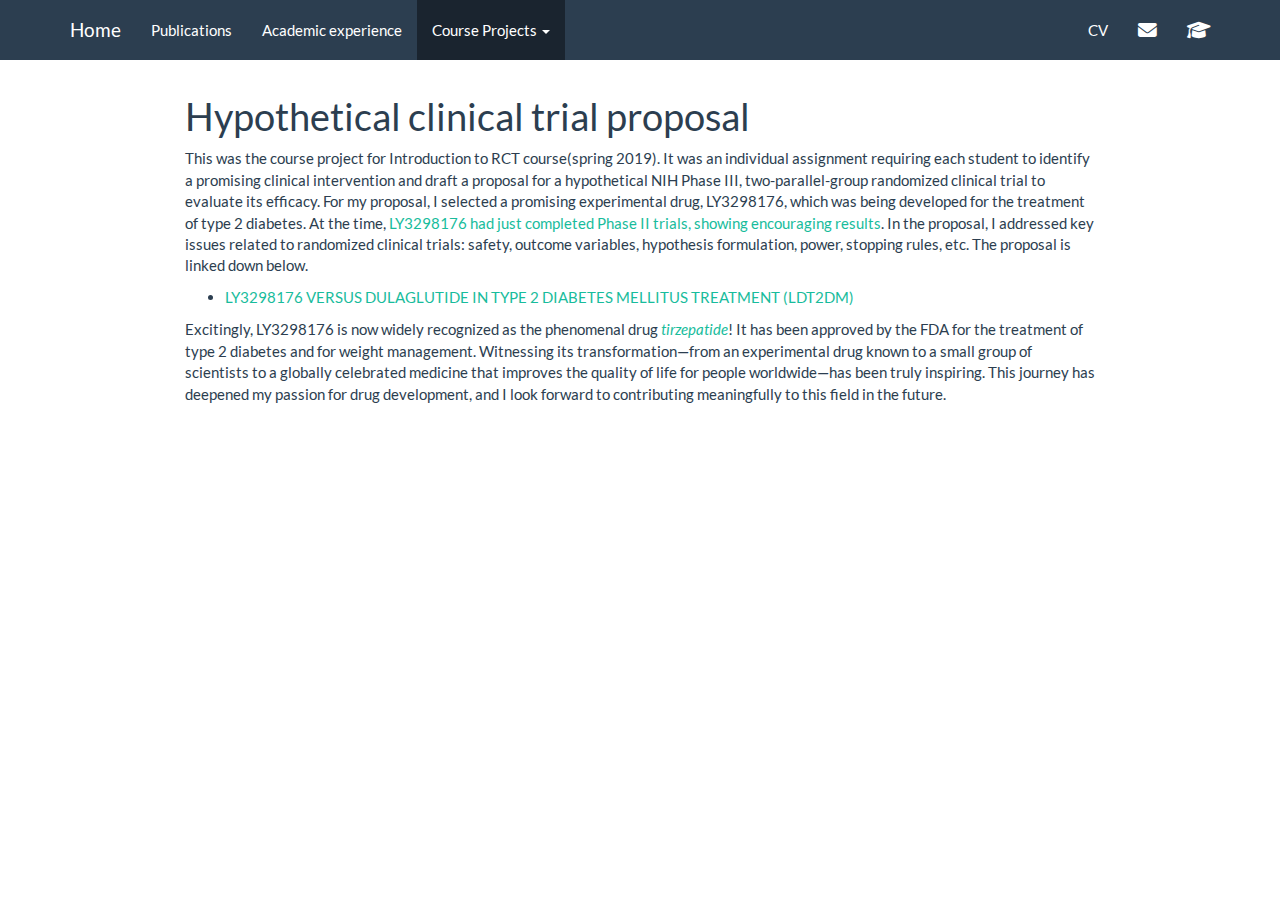
<file: proposal.html>
<!DOCTYPE html>

<html>

<head>

<meta charset="utf-8" />
<meta name="generator" content="pandoc" />
<meta http-equiv="X-UA-Compatible" content="IE=EDGE" />




<title>Hypothetical clinical trial proposal</title>

<script src="site_libs/header-attrs-2.25/header-attrs.js"></script>
<script src="site_libs/jquery-3.6.0/jquery-3.6.0.min.js"></script>
<meta name="viewport" content="width=device-width, initial-scale=1" />
<link href="site_libs/bootstrap-3.3.5/css/flatly.min.css" rel="stylesheet" />
<script src="site_libs/bootstrap-3.3.5/js/bootstrap.min.js"></script>
<script src="site_libs/bootstrap-3.3.5/shim/html5shiv.min.js"></script>
<script src="site_libs/bootstrap-3.3.5/shim/respond.min.js"></script>
<style>h1 {font-size: 34px;}
       h1.title {font-size: 38px;}
       h2 {font-size: 30px;}
       h3 {font-size: 24px;}
       h4 {font-size: 18px;}
       h5 {font-size: 16px;}
       h6 {font-size: 12px;}
       code {color: inherit; background-color: rgba(0, 0, 0, 0.04);}
       pre:not([class]) { background-color: white }</style>
<script src="site_libs/navigation-1.1/tabsets.js"></script>
<link href="site_libs/highlightjs-9.12.0/default.css" rel="stylesheet" />
<script src="site_libs/highlightjs-9.12.0/highlight.js"></script>
<link href="site_libs/font-awesome-6.4.2/css/all.min.css" rel="stylesheet" />
<link href="site_libs/font-awesome-6.4.2/css/v4-shims.min.css" rel="stylesheet" />

<style type="text/css">
  code{white-space: pre-wrap;}
  span.smallcaps{font-variant: small-caps;}
  span.underline{text-decoration: underline;}
  div.column{display: inline-block; vertical-align: top; width: 50%;}
  div.hanging-indent{margin-left: 1.5em; text-indent: -1.5em;}
  ul.task-list{list-style: none;}
    </style>

<style type="text/css">code{white-space: pre;}</style>
<script type="text/javascript">
if (window.hljs) {
  hljs.configure({languages: []});
  hljs.initHighlightingOnLoad();
  if (document.readyState && document.readyState === "complete") {
    window.setTimeout(function() { hljs.initHighlighting(); }, 0);
  }
}
</script>









<style type = "text/css">
.main-container {
  max-width: 940px;
  margin-left: auto;
  margin-right: auto;
}
img {
  max-width:100%;
}
.tabbed-pane {
  padding-top: 12px;
}
.html-widget {
  margin-bottom: 20px;
}
button.code-folding-btn:focus {
  outline: none;
}
summary {
  display: list-item;
}
details > summary > p:only-child {
  display: inline;
}
pre code {
  padding: 0;
}
</style>


<style type="text/css">
.dropdown-submenu {
  position: relative;
}
.dropdown-submenu>.dropdown-menu {
  top: 0;
  left: 100%;
  margin-top: -6px;
  margin-left: -1px;
  border-radius: 0 6px 6px 6px;
}
.dropdown-submenu:hover>.dropdown-menu {
  display: block;
}
.dropdown-submenu>a:after {
  display: block;
  content: " ";
  float: right;
  width: 0;
  height: 0;
  border-color: transparent;
  border-style: solid;
  border-width: 5px 0 5px 5px;
  border-left-color: #cccccc;
  margin-top: 5px;
  margin-right: -10px;
}
.dropdown-submenu:hover>a:after {
  border-left-color: #adb5bd;
}
.dropdown-submenu.pull-left {
  float: none;
}
.dropdown-submenu.pull-left>.dropdown-menu {
  left: -100%;
  margin-left: 10px;
  border-radius: 6px 0 6px 6px;
}
</style>

<script type="text/javascript">
// manage active state of menu based on current page
$(document).ready(function () {
  // active menu anchor
  href = window.location.pathname
  href = href.substr(href.lastIndexOf('/') + 1)
  if (href === "")
    href = "index.html";
  var menuAnchor = $('a[href="' + href + '"]');

  // mark the anchor link active (and if it's in a dropdown, also mark that active)
  var dropdown = menuAnchor.closest('li.dropdown');
  if (window.bootstrap) { // Bootstrap 4+
    menuAnchor.addClass('active');
    dropdown.find('> .dropdown-toggle').addClass('active');
  } else { // Bootstrap 3
    menuAnchor.parent().addClass('active');
    dropdown.addClass('active');
  }

  // Navbar adjustments
  var navHeight = $(".navbar").first().height() + 15;
  var style = document.createElement('style');
  var pt = "padding-top: " + navHeight + "px; ";
  var mt = "margin-top: -" + navHeight + "px; ";
  var css = "";
  // offset scroll position for anchor links (for fixed navbar)
  for (var i = 1; i <= 6; i++) {
    css += ".section h" + i + "{ " + pt + mt + "}\n";
  }
  style.innerHTML = "body {" + pt + "padding-bottom: 40px; }\n" + css;
  document.head.appendChild(style);
});
</script>

<!-- tabsets -->

<style type="text/css">
.tabset-dropdown > .nav-tabs {
  display: inline-table;
  max-height: 500px;
  min-height: 44px;
  overflow-y: auto;
  border: 1px solid #ddd;
  border-radius: 4px;
}

.tabset-dropdown > .nav-tabs > li.active:before, .tabset-dropdown > .nav-tabs.nav-tabs-open:before {
  content: "\e259";
  font-family: 'Glyphicons Halflings';
  display: inline-block;
  padding: 10px;
  border-right: 1px solid #ddd;
}

.tabset-dropdown > .nav-tabs.nav-tabs-open > li.active:before {
  content: "\e258";
  font-family: 'Glyphicons Halflings';
  border: none;
}

.tabset-dropdown > .nav-tabs > li.active {
  display: block;
}

.tabset-dropdown > .nav-tabs > li > a,
.tabset-dropdown > .nav-tabs > li > a:focus,
.tabset-dropdown > .nav-tabs > li > a:hover {
  border: none;
  display: inline-block;
  border-radius: 4px;
  background-color: transparent;
}

.tabset-dropdown > .nav-tabs.nav-tabs-open > li {
  display: block;
  float: none;
}

.tabset-dropdown > .nav-tabs > li {
  display: none;
}
</style>

<!-- code folding -->




</head>

<body>


<div class="container-fluid main-container">




<div class="navbar navbar-default  navbar-fixed-top" role="navigation">
  <div class="container">
    <div class="navbar-header">
      <button type="button" class="navbar-toggle collapsed" data-toggle="collapse" data-bs-toggle="collapse" data-target="#navbar" data-bs-target="#navbar">
        <span class="icon-bar"></span>
        <span class="icon-bar"></span>
        <span class="icon-bar"></span>
      </button>
      <a class="navbar-brand" href="index.html">Home</a>
    </div>
    <div id="navbar" class="navbar-collapse collapse">
      <ul class="nav navbar-nav">
        <li>
  <a href="publications.html">Publications</a>
</li>
<li>
  <a href="about.html">Academic experience</a>
</li>
<li class="dropdown">
  <a href="#" class="dropdown-toggle" data-toggle="dropdown" role="button" data-bs-toggle="dropdown" aria-expanded="false">
    Course Projects
     
    <span class="caret"></span>
  </a>
  <ul class="dropdown-menu" role="menu">
    <li>
      <a href="practicum.html">Risk factors of cognitive impairment</a>
    </li>
    <li>
      <a href="proposal.html">Hypothetical clinical trial proposal</a>
    </li>
    <li>
      <a href="p8106.html">Cardiovascular disease status prediction</a>
    </li>
    <li>
      <a href="plasticizer.html">Plasticizer exposure</a>
    </li>
  </ul>
</li>
      </ul>
      <ul class="nav navbar-nav navbar-right">
        <li>
  <a href="Haoran Hu.pdf">CV</a>
</li>
<li>
  <a href="mailto:&lt;hah112@pitt.edu&gt;">
    <span class="fa fa-envelope fa-lg"></span>
     
  </a>
</li>
<li>
  <a href="https://scholar.google.com/citations?user=giL9N4gAAAAJ&amp;hl=en&amp;oi=ao">
    <span class="fa fa-graduation-cap fa-lg"></span>
     
  </a>
</li>
      </ul>
    </div><!--/.nav-collapse -->
  </div><!--/.container -->
</div><!--/.navbar -->

<div id="header">



<h1 class="title toc-ignore">Hypothetical clinical trial proposal</h1>

</div>


<p>This was the course project for Introduction to RCT course(spring
2019). It was an individual assignment requiring each student to
identify a promising clinical intervention and draft a proposal for a
hypothetical NIH Phase III, two-parallel-group randomized clinical trial
to evaluate its efficacy. For my proposal, I selected a promising
experimental drug, LY3298176, which was being developed for the
treatment of type 2 diabetes. At the time, <a
href="https://www.thelancet.com/journals/lancet/article/PIIS0140-6736(18)32260-8/fulltext">LY3298176
had just completed Phase II trials, showing encouraging results</a>. In
the proposal, I addressed key issues related to randomized clinical
trials: safety, outcome variables, hypothesis formulation, power,
stopping rules, etc. The proposal is linked down below.</p>
<ul>
<li><a href=".\files\Final_Proposal_Haoran.pdf">LY3298176 VERSUS
DULAGLUTIDE IN TYPE 2 DIABETES MELLITUS TREATMENT (LDT2DM)</a></li>
</ul>
<p>Excitingly, LY3298176 is now widely recognized as the phenomenal drug
<a
href="https://en.wikipedia.org/wiki/Tirzepatide"><em>tirzepatide</em></a>!
It has been approved by the FDA for the treatment of type 2 diabetes and
for weight management. Witnessing its transformation—from an
experimental drug known to a small group of scientists to a globally
celebrated medicine that improves the quality of life for people
worldwide—has been truly inspiring. This journey has deepened my passion
for drug development, and I look forward to contributing meaningfully to
this field in the future.</p>




</div>

<script>

// add bootstrap table styles to pandoc tables
function bootstrapStylePandocTables() {
  $('tr.odd').parent('tbody').parent('table').addClass('table table-condensed');
}
$(document).ready(function () {
  bootstrapStylePandocTables();
});


</script>

<!-- tabsets -->

<script>
$(document).ready(function () {
  window.buildTabsets("TOC");
});

$(document).ready(function () {
  $('.tabset-dropdown > .nav-tabs > li').click(function () {
    $(this).parent().toggleClass('nav-tabs-open');
  });
});
</script>

<!-- code folding -->


<!-- dynamically load mathjax for compatibility with self-contained -->
<script>
  (function () {
    var script = document.createElement("script");
    script.type = "text/javascript";
    script.src  = "https://mathjax.rstudio.com/latest/MathJax.js?config=TeX-AMS-MML_HTMLorMML";
    document.getElementsByTagName("head")[0].appendChild(script);
  })();
</script>

</body>
</html>
</file>
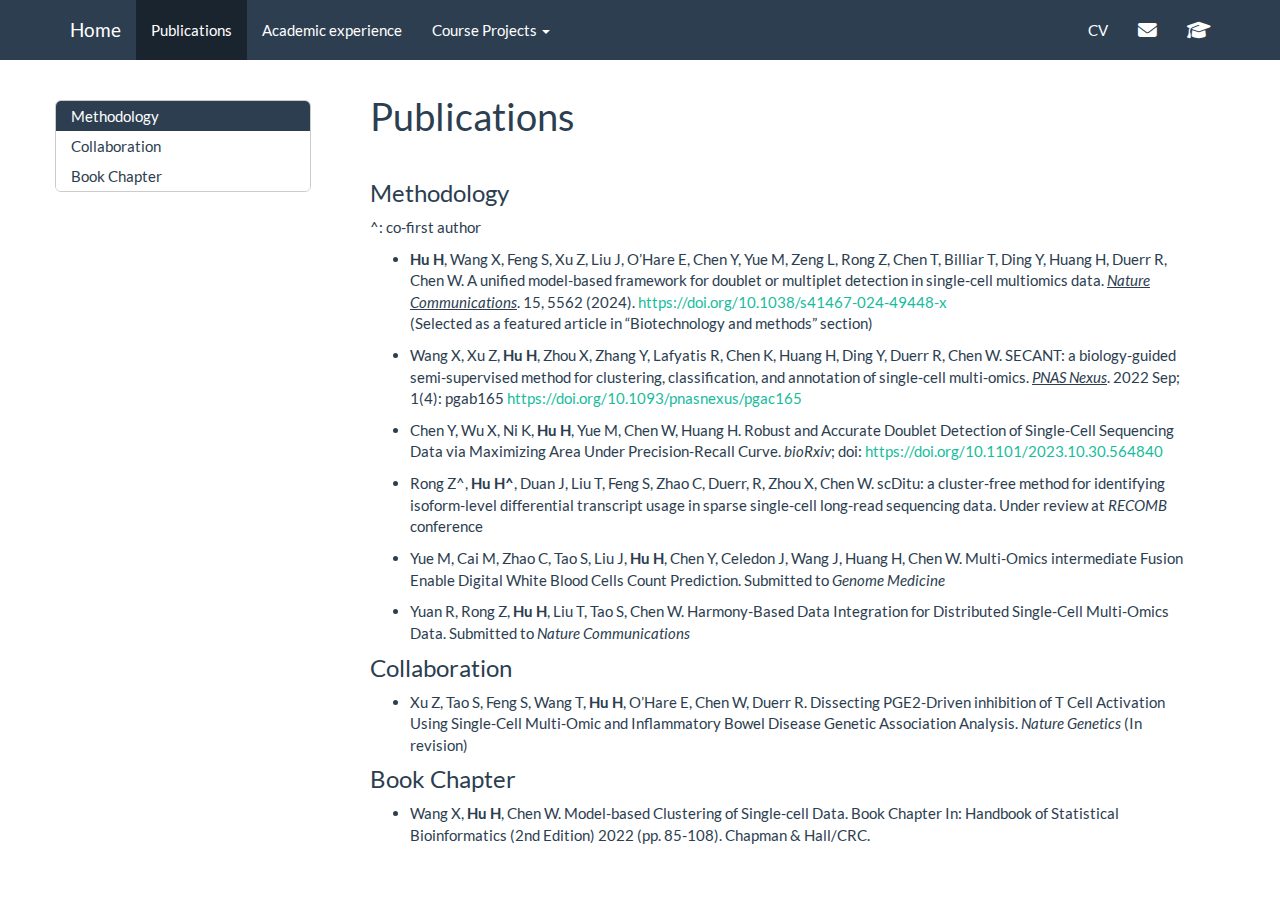
<file: publications.html>
<!DOCTYPE html>

<html>

<head>

<meta charset="utf-8" />
<meta name="generator" content="pandoc" />
<meta http-equiv="X-UA-Compatible" content="IE=EDGE" />




<title>Publications</title>

<script src="site_libs/header-attrs-2.25/header-attrs.js"></script>
<script src="site_libs/jquery-3.6.0/jquery-3.6.0.min.js"></script>
<meta name="viewport" content="width=device-width, initial-scale=1" />
<link href="site_libs/bootstrap-3.3.5/css/flatly.min.css" rel="stylesheet" />
<script src="site_libs/bootstrap-3.3.5/js/bootstrap.min.js"></script>
<script src="site_libs/bootstrap-3.3.5/shim/html5shiv.min.js"></script>
<script src="site_libs/bootstrap-3.3.5/shim/respond.min.js"></script>
<style>h1 {font-size: 34px;}
       h1.title {font-size: 38px;}
       h2 {font-size: 30px;}
       h3 {font-size: 24px;}
       h4 {font-size: 18px;}
       h5 {font-size: 16px;}
       h6 {font-size: 12px;}
       code {color: inherit; background-color: rgba(0, 0, 0, 0.04);}
       pre:not([class]) { background-color: white }</style>
<script src="site_libs/jqueryui-1.13.2/jquery-ui.min.js"></script>
<link href="site_libs/tocify-1.9.1/jquery.tocify.css" rel="stylesheet" />
<script src="site_libs/tocify-1.9.1/jquery.tocify.js"></script>
<script src="site_libs/navigation-1.1/tabsets.js"></script>
<link href="site_libs/highlightjs-9.12.0/default.css" rel="stylesheet" />
<script src="site_libs/highlightjs-9.12.0/highlight.js"></script>
<link href="site_libs/font-awesome-6.4.2/css/all.min.css" rel="stylesheet" />
<link href="site_libs/font-awesome-6.4.2/css/v4-shims.min.css" rel="stylesheet" />

<style type="text/css">
  code{white-space: pre-wrap;}
  span.smallcaps{font-variant: small-caps;}
  span.underline{text-decoration: underline;}
  div.column{display: inline-block; vertical-align: top; width: 50%;}
  div.hanging-indent{margin-left: 1.5em; text-indent: -1.5em;}
  ul.task-list{list-style: none;}
    </style>

<style type="text/css">code{white-space: pre;}</style>
<script type="text/javascript">
if (window.hljs) {
  hljs.configure({languages: []});
  hljs.initHighlightingOnLoad();
  if (document.readyState && document.readyState === "complete") {
    window.setTimeout(function() { hljs.initHighlighting(); }, 0);
  }
}
</script>









<style type = "text/css">
.main-container {
  max-width: 940px;
  margin-left: auto;
  margin-right: auto;
}
img {
  max-width:100%;
}
.tabbed-pane {
  padding-top: 12px;
}
.html-widget {
  margin-bottom: 20px;
}
button.code-folding-btn:focus {
  outline: none;
}
summary {
  display: list-item;
}
details > summary > p:only-child {
  display: inline;
}
pre code {
  padding: 0;
}
</style>


<style type="text/css">
.dropdown-submenu {
  position: relative;
}
.dropdown-submenu>.dropdown-menu {
  top: 0;
  left: 100%;
  margin-top: -6px;
  margin-left: -1px;
  border-radius: 0 6px 6px 6px;
}
.dropdown-submenu:hover>.dropdown-menu {
  display: block;
}
.dropdown-submenu>a:after {
  display: block;
  content: " ";
  float: right;
  width: 0;
  height: 0;
  border-color: transparent;
  border-style: solid;
  border-width: 5px 0 5px 5px;
  border-left-color: #cccccc;
  margin-top: 5px;
  margin-right: -10px;
}
.dropdown-submenu:hover>a:after {
  border-left-color: #adb5bd;
}
.dropdown-submenu.pull-left {
  float: none;
}
.dropdown-submenu.pull-left>.dropdown-menu {
  left: -100%;
  margin-left: 10px;
  border-radius: 6px 0 6px 6px;
}
</style>

<script type="text/javascript">
// manage active state of menu based on current page
$(document).ready(function () {
  // active menu anchor
  href = window.location.pathname
  href = href.substr(href.lastIndexOf('/') + 1)
  if (href === "")
    href = "index.html";
  var menuAnchor = $('a[href="' + href + '"]');

  // mark the anchor link active (and if it's in a dropdown, also mark that active)
  var dropdown = menuAnchor.closest('li.dropdown');
  if (window.bootstrap) { // Bootstrap 4+
    menuAnchor.addClass('active');
    dropdown.find('> .dropdown-toggle').addClass('active');
  } else { // Bootstrap 3
    menuAnchor.parent().addClass('active');
    dropdown.addClass('active');
  }

  // Navbar adjustments
  var navHeight = $(".navbar").first().height() + 15;
  var style = document.createElement('style');
  var pt = "padding-top: " + navHeight + "px; ";
  var mt = "margin-top: -" + navHeight + "px; ";
  var css = "";
  // offset scroll position for anchor links (for fixed navbar)
  for (var i = 1; i <= 6; i++) {
    css += ".section h" + i + "{ " + pt + mt + "}\n";
  }
  style.innerHTML = "body {" + pt + "padding-bottom: 40px; }\n" + css;
  document.head.appendChild(style);
});
</script>

<!-- tabsets -->

<style type="text/css">
.tabset-dropdown > .nav-tabs {
  display: inline-table;
  max-height: 500px;
  min-height: 44px;
  overflow-y: auto;
  border: 1px solid #ddd;
  border-radius: 4px;
}

.tabset-dropdown > .nav-tabs > li.active:before, .tabset-dropdown > .nav-tabs.nav-tabs-open:before {
  content: "\e259";
  font-family: 'Glyphicons Halflings';
  display: inline-block;
  padding: 10px;
  border-right: 1px solid #ddd;
}

.tabset-dropdown > .nav-tabs.nav-tabs-open > li.active:before {
  content: "\e258";
  font-family: 'Glyphicons Halflings';
  border: none;
}

.tabset-dropdown > .nav-tabs > li.active {
  display: block;
}

.tabset-dropdown > .nav-tabs > li > a,
.tabset-dropdown > .nav-tabs > li > a:focus,
.tabset-dropdown > .nav-tabs > li > a:hover {
  border: none;
  display: inline-block;
  border-radius: 4px;
  background-color: transparent;
}

.tabset-dropdown > .nav-tabs.nav-tabs-open > li {
  display: block;
  float: none;
}

.tabset-dropdown > .nav-tabs > li {
  display: none;
}
</style>

<!-- code folding -->



<style type="text/css">

#TOC {
  margin: 25px 0px 20px 0px;
}
@media (max-width: 768px) {
#TOC {
  position: relative;
  width: 100%;
}
}

@media print {
.toc-content {
  /* see https://github.com/w3c/csswg-drafts/issues/4434 */
  float: right;
}
}

.toc-content {
  padding-left: 30px;
  padding-right: 40px;
}

div.main-container {
  max-width: 1200px;
}

div.tocify {
  width: 20%;
  max-width: 260px;
  max-height: 85%;
}

@media (min-width: 768px) and (max-width: 991px) {
  div.tocify {
    width: 25%;
  }
}

@media (max-width: 767px) {
  div.tocify {
    width: 100%;
    max-width: none;
  }
}

.tocify ul, .tocify li {
  line-height: 20px;
}

.tocify-subheader .tocify-item {
  font-size: 0.90em;
}

.tocify .list-group-item {
  border-radius: 0px;
}


</style>



</head>

<body>


<div class="container-fluid main-container">


<!-- setup 3col/9col grid for toc_float and main content  -->
<div class="row">
<div class="col-xs-12 col-sm-4 col-md-3">
<div id="TOC" class="tocify">
</div>
</div>

<div class="toc-content col-xs-12 col-sm-8 col-md-9">




<div class="navbar navbar-default  navbar-fixed-top" role="navigation">
  <div class="container">
    <div class="navbar-header">
      <button type="button" class="navbar-toggle collapsed" data-toggle="collapse" data-bs-toggle="collapse" data-target="#navbar" data-bs-target="#navbar">
        <span class="icon-bar"></span>
        <span class="icon-bar"></span>
        <span class="icon-bar"></span>
      </button>
      <a class="navbar-brand" href="index.html">Home</a>
    </div>
    <div id="navbar" class="navbar-collapse collapse">
      <ul class="nav navbar-nav">
        <li>
  <a href="publications.html">Publications</a>
</li>
<li>
  <a href="about.html">Academic experience</a>
</li>
<li class="dropdown">
  <a href="#" class="dropdown-toggle" data-toggle="dropdown" role="button" data-bs-toggle="dropdown" aria-expanded="false">
    Course Projects
     
    <span class="caret"></span>
  </a>
  <ul class="dropdown-menu" role="menu">
    <li>
      <a href="practicum.html">Risk factors of cognitive impairment</a>
    </li>
    <li>
      <a href="proposal.html">Hypothetical clinical trial proposal</a>
    </li>
    <li>
      <a href="p8106.html">Cardiovascular disease status prediction</a>
    </li>
    <li>
      <a href="plasticizer.html">Plasticizer exposure</a>
    </li>
  </ul>
</li>
      </ul>
      <ul class="nav navbar-nav navbar-right">
        <li>
  <a href="Haoran Hu.pdf">CV</a>
</li>
<li>
  <a href="mailto:&lt;hah112@pitt.edu&gt;">
    <span class="fa fa-envelope fa-lg"></span>
     
  </a>
</li>
<li>
  <a href="https://scholar.google.com/citations?user=giL9N4gAAAAJ&amp;hl=en&amp;oi=ao">
    <span class="fa fa-graduation-cap fa-lg"></span>
     
  </a>
</li>
      </ul>
    </div><!--/.nav-collapse -->
  </div><!--/.container -->
</div><!--/.navbar -->

<div id="header">



<h1 class="title toc-ignore">Publications</h1>

</div>


<p><br></p>
<div id="methodology" class="section level3">
<h3>Methodology</h3>
<p>^: co-first author</p>
<ul>
<li><p><strong>Hu H</strong>, Wang X, Feng S, Xu Z, Liu J, O’Hare E,
Chen Y, Yue M, Zeng L, Rong Z, Chen T, Billiar T, Ding Y, Huang H, Duerr
R, Chen W. A unified model-based framework for doublet or multiplet
detection in single-cell multiomics data. <u><em>Nature
Communications</em></u>. 15, 5562 (2024). <a
href="https://doi.org/10.1038/s41467-024-49448-x"
class="uri">https://doi.org/10.1038/s41467-024-49448-x</a> <br>
(Selected as a featured article in “Biotechnology and methods”
section)<br></p></li>
<li><p>Wang X, Xu Z, <strong>Hu H</strong>, Zhou X, Zhang Y, Lafyatis R,
Chen K, Huang H, Ding Y, Duerr R, Chen W. SECANT: a biology-guided
semi-supervised method for clustering, classification, and annotation of
single-cell multi-omics. <u><em>PNAS Nexus</em></u>. 2022 Sep; 1(4):
pgab165 <a href="https://doi.org/10.1093/pnasnexus/pgac165"
class="uri">https://doi.org/10.1093/pnasnexus/pgac165</a> <br></p></li>
<li><p>Chen Y, Wu X, Ni K, <strong>Hu H</strong>, Yue M, Chen W, Huang
H. Robust and Accurate Doublet Detection of Single-Cell Sequencing Data
via Maximizing Area Under Precision-Recall Curve. <em>bioRxiv</em>; doi:
<a href="https://doi.org/10.1101/2023.10.30.564840"
class="uri">https://doi.org/10.1101/2023.10.30.564840</a> <br></p></li>
<li><p>Rong Z^, <strong>Hu H^</strong>, Duan J, Liu T, Feng S, Zhao C,
Duerr, R, Zhou X, Chen W. scDitu: a cluster-free method for identifying
isoform-level differential transcript usage in sparse single-cell
long-read sequencing data. Under review at <em>RECOMB</em>
conference</p></li>
<li><p>Yue M, Cai M, Zhao C, Tao S, Liu J, <strong>Hu H</strong>, Chen
Y, Celedon J, Wang J, Huang H, Chen W. Multi-Omics intermediate Fusion
Enable Digital White Blood Cells Count Prediction. Submitted to
<em>Genome Medicine</em></p></li>
<li><p>Yuan R, Rong Z, <strong>Hu H</strong>, Liu T, Tao S, Chen W.
Harmony-Based Data Integration for Distributed Single-Cell Multi-Omics
Data. Submitted to <em>Nature Communications</em></p></li>
</ul>
</div>
<div id="collaboration" class="section level3">
<h3>Collaboration</h3>
<ul>
<li>Xu Z, Tao S, Feng S, Wang T, <strong>Hu H</strong>, O’Hare E, Chen
W, Duerr R. Dissecting PGE2-Driven inhibition of T Cell Activation Using
Single-Cell Multi-Omic and Inflammatory Bowel Disease Genetic
Association Analysis. <em>Nature Genetics</em> (In revision)</li>
</ul>
</div>
<div id="book-chapter" class="section level3">
<h3>Book Chapter</h3>
<ul>
<li>Wang X, <strong>Hu H</strong>, Chen W. Model-based Clustering of
Single-cell Data. Book Chapter In: Handbook of Statistical
Bioinformatics (2nd Edition) 2022 (pp. 85-108). Chapman &amp;
Hall/CRC.</li>
</ul>
</div>



</div>
</div>

</div>

<script>

// add bootstrap table styles to pandoc tables
function bootstrapStylePandocTables() {
  $('tr.odd').parent('tbody').parent('table').addClass('table table-condensed');
}
$(document).ready(function () {
  bootstrapStylePandocTables();
});


</script>

<!-- tabsets -->

<script>
$(document).ready(function () {
  window.buildTabsets("TOC");
});

$(document).ready(function () {
  $('.tabset-dropdown > .nav-tabs > li').click(function () {
    $(this).parent().toggleClass('nav-tabs-open');
  });
});
</script>

<!-- code folding -->

<script>
$(document).ready(function ()  {

    // temporarily add toc-ignore selector to headers for the consistency with Pandoc
    $('.unlisted.unnumbered').addClass('toc-ignore')

    // move toc-ignore selectors from section div to header
    $('div.section.toc-ignore')
        .removeClass('toc-ignore')
        .children('h1,h2,h3,h4,h5').addClass('toc-ignore');

    // establish options
    var options = {
      selectors: "h1,h2,h3",
      theme: "bootstrap3",
      context: '.toc-content',
      hashGenerator: function (text) {
        return text.replace(/[.\\/?&!#<>]/g, '').replace(/\s/g, '_');
      },
      ignoreSelector: ".toc-ignore",
      scrollTo: 0
    };
    options.showAndHide = true;
    options.smoothScroll = true;

    // tocify
    var toc = $("#TOC").tocify(options).data("toc-tocify");
});
</script>

<!-- dynamically load mathjax for compatibility with self-contained -->
<script>
  (function () {
    var script = document.createElement("script");
    script.type = "text/javascript";
    script.src  = "https://mathjax.rstudio.com/latest/MathJax.js?config=TeX-AMS-MML_HTMLorMML";
    document.getElementsByTagName("head")[0].appendChild(script);
  })();
</script>

</body>
</html>
</file>
<file: site_libs/highlightjs-9.12.0/default.css>
.hljs-literal {
  color: #990073;
}

.hljs-number {
  color: #099;
}

.hljs-comment {
  color: #998;
  font-style: italic;
}

.hljs-keyword {
  color: #900;
  font-weight: bold;
}

.hljs-string {
  color: #d14;
}
</file>
<file: style.css>
body {
  background: #ffffff;
  color: #000000;
  font-family: arial, sans-serif;
}

/* Main Level */
ul{
  padding-left:25px;
}

/* Second Level */
ul ul{
  padding-left:15px;
}

.item {
  display: -webkit-box;
  display: -ms-flexbox;
  display: flex;
  max-width: 1000px;
  margin: 0 auto;
}
.item .image {
  padding: 1em 2em;
}
.item .image > div {
  position: relative;
  text-align: center;
  font-size: 0.8em;
}
.item .image > div::after {
  content: '';
  width: 100%;
  height: 0;
  border-bottom: 1px solid #232b50;
  position: absolute;
  top: 2.75em;
  left: 2.5em;
  z-index: -1;
}
.item .image img {
  border-radius: 50%;
  height: 5em;
  border: 0.35em solid #5ed3bf;
}
.item .image span {
  display: block;
  clear: both;
  padding: 0.25em 0;
  margin: 0.5em 0;
  background: #ffffff;
  color: #000000;
}
.item .details {
  position: relative;
  -webkit-box-flex: 1;
      -ms-flex-positive: 1;
          flex-grow: 1;
}
.item .details > div {
  border: 1px solid #232b50;
  border-radius: 0.5em;
  padding: 1.5em;
  margin: 1em 0;
}
.item .details > div h1 {
  color: #5ed3bf;
  font-size: 1.4em;
  margin: 0;
  padding: 0 0 0.5em 0;
  letter-spacing: 0.1em;
}
.item .details > div p {
  margin: 0;
  padding: 0;
  line-height: 150%;
}
.item .details::before {
  content: '';
  width: 0;
  height: 100%;
  border-left: 1px solid #232b50;
  position: absolute;
  top: 0;
  left: -4.35em;
  z-index: -1;
}
</file>
<file: site_libs/bootstrap-3.3.5/css/flatly.min.css>
@font-face {
  font-family: 'Lato';
  font-style: normal;
  font-weight: 400;
  src: url(fonts/Lato.ttf) format('truetype');
}
@font-face {
  font-family: 'Lato';
  font-style: normal;
  font-weight: 700;
  src: url(fonts/LatoBold.ttf) format('truetype');
}
@font-face {
  font-family: 'Lato';
  font-style: italic;
  font-weight: 400;
  src: url(fonts/LatoItalic.ttf) format('truetype');
}

/*!
 * bootswatch v3.3.6
 * Homepage: http://bootswatch.com
 * Copyright 2012-2015 Thomas Park
 * Licensed under MIT
 * Based on Bootstrap
*//*!
 * Bootstrap v3.3.6 (http://getbootstrap.com)
 * Copyright 2011-2015 Twitter, Inc.
 * Licensed under MIT (https://github.com/twbs/bootstrap/blob/master/LICENSE)
 *//*! normalize.css v3.0.3 | MIT License | github.com/necolas/normalize.css */html{font-family:sans-serif;-ms-text-size-adjust:100%;-webkit-text-size-adjust:100%}body{margin:0}article,aside,details,figcaption,figure,footer,header,hgroup,main,menu,nav,section,summary{display:block}audio,canvas,progress,video{display:inline-block;vertical-align:baseline}audio:not([controls]){display:none;height:0}[hidden],template{display:none}a{background-color:transparent}a:active,a:hover{outline:0}abbr[title]{border-bottom:1px dotted}b,strong{font-weight:bold}dfn{font-style:italic}h1{font-size:2em;margin:0.67em 0}mark{background:#ff0;color:#000}small{font-size:80%}sub,sup{font-size:75%;line-height:0;position:relative;vertical-align:baseline}sup{top:-0.5em}sub{bottom:-0.25em}img{border:0}svg:not(:root){overflow:hidden}figure{margin:1em 40px}hr{-webkit-box-sizing:content-box;-moz-box-sizing:content-box;box-sizing:content-box;height:0}pre{overflow:auto}code,kbd,pre,samp{font-family:monospace, monospace;font-size:1em}button,input,optgroup,select,textarea{color:inherit;font:inherit;margin:0}button{overflow:visible}button,select{text-transform:none}button,html input[type="button"],input[type="reset"],input[type="submit"]{-webkit-appearance:button;cursor:pointer}button[disabled],html input[disabled]{cursor:default}button::-moz-focus-inner,input::-moz-focus-inner{border:0;padding:0}input{line-height:normal}input[type="checkbox"],input[type="radio"]{-webkit-box-sizing:border-box;-moz-box-sizing:border-box;box-sizing:border-box;padding:0}input[type="number"]::-webkit-inner-spin-button,input[type="number"]::-webkit-outer-spin-button{height:auto}input[type="search"]{-webkit-appearance:textfield;-webkit-box-sizing:content-box;-moz-box-sizing:content-box;box-sizing:content-box}input[type="search"]::-webkit-search-cancel-button,input[type="search"]::-webkit-search-decoration{-webkit-appearance:none}fieldset{border:1px solid #c0c0c0;margin:0 2px;padding:0.35em 0.625em 0.75em}legend{border:0;padding:0}textarea{overflow:auto}optgroup{font-weight:bold}table{border-collapse:collapse;border-spacing:0}td,th{padding:0}/*! Source: https://github.com/h5bp/html5-boilerplate/blob/master/src/css/main.css */@media print{*,*:before,*:after{background:transparent !important;color:#000 !important;-webkit-box-shadow:none !important;box-shadow:none !important;text-shadow:none !important}a,a:visited{text-decoration:underline}a[href]:after{content:" (" attr(href) ")"}abbr[title]:after{content:" (" attr(title) ")"}a[href^="#"]:after,a[href^="javascript:"]:after{content:""}pre,blockquote{border:1px solid #999;page-break-inside:avoid}thead{display:table-header-group}tr,img{page-break-inside:avoid}img{max-width:100% !important}p,h2,h3{orphans:3;widows:3}h2,h3{page-break-after:avoid}.navbar{display:none}.btn>.caret,.dropup>.btn>.caret{border-top-color:#000 !important}.label{border:1px solid #000}.table{border-collapse:collapse !important}.table td,.table th{background-color:#fff !important}.table-bordered th,.table-bordered td{border:1px solid #ddd !important}}@font-face{font-family:'Glyphicons Halflings';src:url('../fonts/glyphicons-halflings-regular.eot');src:url('../fonts/glyphicons-halflings-regular.eot?#iefix') format('embedded-opentype'),url('../fonts/glyphicons-halflings-regular.woff') format('woff'),url('../fonts/glyphicons-halflings-regular.ttf') format('truetype'),url('../fonts/glyphicons-halflings-regular.svg#glyphicons_halflingsregular') format('svg')}.glyphicon{position:relative;top:1px;display:inline-block;font-family:'Glyphicons Halflings';font-style:normal;font-weight:normal;line-height:1;-webkit-font-smoothing:antialiased;-moz-osx-font-smoothing:grayscale}.glyphicon-asterisk:before{content:"\002a"}.glyphicon-plus:before{content:"\002b"}.glyphicon-euro:before,.glyphicon-eur:before{content:"\20ac"}.glyphicon-minus:before{content:"\2212"}.glyphicon-cloud:before{content:"\2601"}.glyphicon-envelope:before{content:"\2709"}.glyphicon-pencil:before{content:"\270f"}.glyphicon-glass:before{content:"\e001"}.glyphicon-music:before{content:"\e002"}.glyphicon-search:before{content:"\e003"}.glyphicon-heart:before{content:"\e005"}.glyphicon-star:before{content:"\e006"}.glyphicon-star-empty:before{content:"\e007"}.glyphicon-user:before{content:"\e008"}.glyphicon-film:before{content:"\e009"}.glyphicon-th-large:before{content:"\e010"}.glyphicon-th:before{content:"\e011"}.glyphicon-th-list:before{content:"\e012"}.glyphicon-ok:before{content:"\e013"}.glyphicon-remove:before{content:"\e014"}.glyphicon-zoom-in:before{content:"\e015"}.glyphicon-zoom-out:before{content:"\e016"}.glyphicon-off:before{content:"\e017"}.glyphicon-signal:before{content:"\e018"}.glyphicon-cog:before{content:"\e019"}.glyphicon-trash:before{content:"\e020"}.glyphicon-home:before{content:"\e021"}.glyphicon-file:before{content:"\e022"}.glyphicon-time:before{content:"\e023"}.glyphicon-road:before{content:"\e024"}.glyphicon-download-alt:before{content:"\e025"}.glyphicon-download:before{content:"\e026"}.glyphicon-upload:before{content:"\e027"}.glyphicon-inbox:before{content:"\e028"}.glyphicon-play-circle:before{content:"\e029"}.glyphicon-repeat:before{content:"\e030"}.glyphicon-refresh:before{content:"\e031"}.glyphicon-list-alt:before{content:"\e032"}.glyphicon-lock:before{content:"\e033"}.glyphicon-flag:before{content:"\e034"}.glyphicon-headphones:before{content:"\e035"}.glyphicon-volume-off:before{content:"\e036"}.glyphicon-volume-down:before{content:"\e037"}.glyphicon-volume-up:before{content:"\e038"}.glyphicon-qrcode:before{content:"\e039"}.glyphicon-barcode:before{content:"\e040"}.glyphicon-tag:before{content:"\e041"}.glyphicon-tags:before{content:"\e042"}.glyphicon-book:before{content:"\e043"}.glyphicon-bookmark:before{content:"\e044"}.glyphicon-print:before{content:"\e045"}.glyphicon-camera:before{content:"\e046"}.glyphicon-font:before{content:"\e047"}.glyphicon-bold:before{content:"\e048"}.glyphicon-italic:before{content:"\e049"}.glyphicon-text-height:before{content:"\e050"}.glyphicon-text-width:before{content:"\e051"}.glyphicon-align-left:before{content:"\e052"}.glyphicon-align-center:before{content:"\e053"}.glyphicon-align-right:before{content:"\e054"}.glyphicon-align-justify:before{content:"\e055"}.glyphicon-list:before{content:"\e056"}.glyphicon-indent-left:before{content:"\e057"}.glyphicon-indent-right:before{content:"\e058"}.glyphicon-facetime-video:before{content:"\e059"}.glyphicon-picture:before{content:"\e060"}.glyphicon-map-marker:before{content:"\e062"}.glyphicon-adjust:before{content:"\e063"}.glyphicon-tint:before{content:"\e064"}.glyphicon-edit:before{content:"\e065"}.glyphicon-share:before{content:"\e066"}.glyphicon-check:before{content:"\e067"}.glyphicon-move:before{content:"\e068"}.glyphicon-step-backward:before{content:"\e069"}.glyphicon-fast-backward:before{content:"\e070"}.glyphicon-backward:before{content:"\e071"}.glyphicon-play:before{content:"\e072"}.glyphicon-pause:before{content:"\e073"}.glyphicon-stop:before{content:"\e074"}.glyphicon-forward:before{content:"\e075"}.glyphicon-fast-forward:before{content:"\e076"}.glyphicon-step-forward:before{content:"\e077"}.glyphicon-eject:before{content:"\e078"}.glyphicon-chevron-left:before{content:"\e079"}.glyphicon-chevron-right:before{content:"\e080"}.glyphicon-plus-sign:before{content:"\e081"}.glyphicon-minus-sign:before{content:"\e082"}.glyphicon-remove-sign:before{content:"\e083"}.glyphicon-ok-sign:before{content:"\e084"}.glyphicon-question-sign:before{content:"\e085"}.glyphicon-info-sign:before{content:"\e086"}.glyphicon-screenshot:before{content:"\e087"}.glyphicon-remove-circle:before{content:"\e088"}.glyphicon-ok-circle:before{content:"\e089"}.glyphicon-ban-circle:before{content:"\e090"}.glyphicon-arrow-left:before{content:"\e091"}.glyphicon-arrow-right:before{content:"\e092"}.glyphicon-arrow-up:before{content:"\e093"}.glyphicon-arrow-down:before{content:"\e094"}.glyphicon-share-alt:before{content:"\e095"}.glyphicon-resize-full:before{content:"\e096"}.glyphicon-resize-small:before{content:"\e097"}.glyphicon-exclamation-sign:before{content:"\e101"}.glyphicon-gift:before{content:"\e102"}.glyphicon-leaf:before{content:"\e103"}.glyphicon-fire:before{content:"\e104"}.glyphicon-eye-open:before{content:"\e105"}.glyphicon-eye-close:before{content:"\e106"}.glyphicon-warning-sign:before{content:"\e107"}.glyphicon-plane:before{content:"\e108"}.glyphicon-calendar:before{content:"\e109"}.glyphicon-random:before{content:"\e110"}.glyphicon-comment:before{content:"\e111"}.glyphicon-magnet:before{content:"\e112"}.glyphicon-chevron-up:before{content:"\e113"}.glyphicon-chevron-down:before{content:"\e114"}.glyphicon-retweet:before{content:"\e115"}.glyphicon-shopping-cart:before{content:"\e116"}.glyphicon-folder-close:before{content:"\e117"}.glyphicon-folder-open:before{content:"\e118"}.glyphicon-resize-vertical:before{content:"\e119"}.glyphicon-resize-horizontal:before{content:"\e120"}.glyphicon-hdd:before{content:"\e121"}.glyphicon-bullhorn:before{content:"\e122"}.glyphicon-bell:before{content:"\e123"}.glyphicon-certificate:before{content:"\e124"}.glyphicon-thumbs-up:before{content:"\e125"}.glyphicon-thumbs-down:before{content:"\e126"}.glyphicon-hand-right:before{content:"\e127"}.glyphicon-hand-left:before{content:"\e128"}.glyphicon-hand-up:before{content:"\e129"}.glyphicon-hand-down:before{content:"\e130"}.glyphicon-circle-arrow-right:before{content:"\e131"}.glyphicon-circle-arrow-left:before{content:"\e132"}.glyphicon-circle-arrow-up:before{content:"\e133"}.glyphicon-circle-arrow-down:before{content:"\e134"}.glyphicon-globe:before{content:"\e135"}.glyphicon-wrench:before{content:"\e136"}.glyphicon-tasks:before{content:"\e137"}.glyphicon-filter:before{content:"\e138"}.glyphicon-briefcase:before{content:"\e139"}.glyphicon-fullscreen:before{content:"\e140"}.glyphicon-dashboard:before{content:"\e141"}.glyphicon-paperclip:before{content:"\e142"}.glyphicon-heart-empty:before{content:"\e143"}.glyphicon-link:before{content:"\e144"}.glyphicon-phone:before{content:"\e145"}.glyphicon-pushpin:before{content:"\e146"}.glyphicon-usd:before{content:"\e148"}.glyphicon-gbp:before{content:"\e149"}.glyphicon-sort:before{content:"\e150"}.glyphicon-sort-by-alphabet:before{content:"\e151"}.glyphicon-sort-by-alphabet-alt:before{content:"\e152"}.glyphicon-sort-by-order:before{content:"\e153"}.glyphicon-sort-by-order-alt:before{content:"\e154"}.glyphicon-sort-by-attributes:before{content:"\e155"}.glyphicon-sort-by-attributes-alt:before{content:"\e156"}.glyphicon-unchecked:before{content:"\e157"}.glyphicon-expand:before{content:"\e158"}.glyphicon-collapse-down:before{content:"\e159"}.glyphicon-collapse-up:before{content:"\e160"}.glyphicon-log-in:before{content:"\e161"}.glyphicon-flash:before{content:"\e162"}.glyphicon-log-out:before{content:"\e163"}.glyphicon-new-window:before{content:"\e164"}.glyphicon-record:before{content:"\e165"}.glyphicon-save:before{content:"\e166"}.glyphicon-open:before{content:"\e167"}.glyphicon-saved:before{content:"\e168"}.glyphicon-import:before{content:"\e169"}.glyphicon-export:before{content:"\e170"}.glyphicon-send:before{content:"\e171"}.glyphicon-floppy-disk:before{content:"\e172"}.glyphicon-floppy-saved:before{content:"\e173"}.glyphicon-floppy-remove:before{content:"\e174"}.glyphicon-floppy-save:before{content:"\e175"}.glyphicon-floppy-open:before{content:"\e176"}.glyphicon-credit-card:before{content:"\e177"}.glyphicon-transfer:before{content:"\e178"}.glyphicon-cutlery:before{content:"\e179"}.glyphicon-header:before{content:"\e180"}.glyphicon-compressed:before{content:"\e181"}.glyphicon-earphone:before{content:"\e182"}.glyphicon-phone-alt:before{content:"\e183"}.glyphicon-tower:before{content:"\e184"}.glyphicon-stats:before{content:"\e185"}.glyphicon-sd-video:before{content:"\e186"}.glyphicon-hd-video:before{content:"\e187"}.glyphicon-subtitles:before{content:"\e188"}.glyphicon-sound-stereo:before{content:"\e189"}.glyphicon-sound-dolby:before{content:"\e190"}.glyphicon-sound-5-1:before{content:"\e191"}.glyphicon-sound-6-1:before{content:"\e192"}.glyphicon-sound-7-1:before{content:"\e193"}.glyphicon-copyright-mark:before{content:"\e194"}.glyphicon-registration-mark:before{content:"\e195"}.glyphicon-cloud-download:before{content:"\e197"}.glyphicon-cloud-upload:before{content:"\e198"}.glyphicon-tree-conifer:before{content:"\e199"}.glyphicon-tree-deciduous:before{content:"\e200"}.glyphicon-cd:before{content:"\e201"}.glyphicon-save-file:before{content:"\e202"}.glyphicon-open-file:before{content:"\e203"}.glyphicon-level-up:before{content:"\e204"}.glyphicon-copy:before{content:"\e205"}.glyphicon-paste:before{content:"\e206"}.glyphicon-alert:before{content:"\e209"}.glyphicon-equalizer:before{content:"\e210"}.glyphicon-king:before{content:"\e211"}.glyphicon-queen:before{content:"\e212"}.glyphicon-pawn:before{content:"\e213"}.glyphicon-bishop:before{content:"\e214"}.glyphicon-knight:before{content:"\e215"}.glyphicon-baby-formula:before{content:"\e216"}.glyphicon-tent:before{content:"\26fa"}.glyphicon-blackboard:before{content:"\e218"}.glyphicon-bed:before{content:"\e219"}.glyphicon-apple:before{content:"\f8ff"}.glyphicon-erase:before{content:"\e221"}.glyphicon-hourglass:before{content:"\231b"}.glyphicon-lamp:before{content:"\e223"}.glyphicon-duplicate:before{content:"\e224"}.glyphicon-piggy-bank:before{content:"\e225"}.glyphicon-scissors:before{content:"\e226"}.glyphicon-bitcoin:before{content:"\e227"}.glyphicon-btc:before{content:"\e227"}.glyphicon-xbt:before{content:"\e227"}.glyphicon-yen:before{content:"\00a5"}.glyphicon-jpy:before{content:"\00a5"}.glyphicon-ruble:before{content:"\20bd"}.glyphicon-rub:before{content:"\20bd"}.glyphicon-scale:before{content:"\e230"}.glyphicon-ice-lolly:before{content:"\e231"}.glyphicon-ice-lolly-tasted:before{content:"\e232"}.glyphicon-education:before{content:"\e233"}.glyphicon-option-horizontal:before{content:"\e234"}.glyphicon-option-vertical:before{content:"\e235"}.glyphicon-menu-hamburger:before{content:"\e236"}.glyphicon-modal-window:before{content:"\e237"}.glyphicon-oil:before{content:"\e238"}.glyphicon-grain:before{content:"\e239"}.glyphicon-sunglasses:before{content:"\e240"}.glyphicon-text-size:before{content:"\e241"}.glyphicon-text-color:before{content:"\e242"}.glyphicon-text-background:before{content:"\e243"}.glyphicon-object-align-top:before{content:"\e244"}.glyphicon-object-align-bottom:before{content:"\e245"}.glyphicon-object-align-horizontal:before{content:"\e246"}.glyphicon-object-align-left:before{content:"\e247"}.glyphicon-object-align-vertical:before{content:"\e248"}.glyphicon-object-align-right:before{content:"\e249"}.glyphicon-triangle-right:before{content:"\e250"}.glyphicon-triangle-left:before{content:"\e251"}.glyphicon-triangle-bottom:before{content:"\e252"}.glyphicon-triangle-top:before{content:"\e253"}.glyphicon-console:before{content:"\e254"}.glyphicon-superscript:before{content:"\e255"}.glyphicon-subscript:before{content:"\e256"}.glyphicon-menu-left:before{content:"\e257"}.glyphicon-menu-right:before{content:"\e258"}.glyphicon-menu-down:before{content:"\e259"}.glyphicon-menu-up:before{content:"\e260"}*{-webkit-box-sizing:border-box;-moz-box-sizing:border-box;box-sizing:border-box}*:before,*:after{-webkit-box-sizing:border-box;-moz-box-sizing:border-box;box-sizing:border-box}html{font-size:10px;-webkit-tap-highlight-color:rgba(0,0,0,0)}body{font-family:"Lato","Helvetica Neue",Helvetica,Arial,sans-serif;font-size:15px;line-height:1.42857143;color:#2c3e50;background-color:#ffffff}input,button,select,textarea{font-family:inherit;font-size:inherit;line-height:inherit}a{color:#18bc9c;text-decoration:none}a:hover,a:focus{color:#18bc9c;text-decoration:underline}a:focus{outline:thin dotted;outline:5px auto -webkit-focus-ring-color;outline-offset:-2px}figure{margin:0}img{vertical-align:middle}.img-responsive,.thumbnail>img,.thumbnail a>img,.carousel-inner>.item>img,.carousel-inner>.item>a>img{display:block;max-width:100%;height:auto}.img-rounded{border-radius:6px}.img-thumbnail{padding:4px;line-height:1.42857143;background-color:#ffffff;border:1px solid #ecf0f1;border-radius:4px;-webkit-transition:all .2s ease-in-out;-o-transition:all .2s ease-in-out;transition:all .2s ease-in-out;display:inline-block;max-width:100%;height:auto}.img-circle{border-radius:50%}hr{margin-top:21px;margin-bottom:21px;border:0;border-top:1px solid #ecf0f1}.sr-only{position:absolute;width:1px;height:1px;margin:-1px;padding:0;overflow:hidden;clip:rect(0, 0, 0, 0);border:0}.sr-only-focusable:active,.sr-only-focusable:focus{position:static;width:auto;height:auto;margin:0;overflow:visible;clip:auto}[role="button"]{cursor:pointer}h1,h2,h3,h4,h5,h6,.h1,.h2,.h3,.h4,.h5,.h6{font-family:"Lato","Helvetica Neue",Helvetica,Arial,sans-serif;font-weight:400;line-height:1.1;color:inherit}h1 small,h2 small,h3 small,h4 small,h5 small,h6 small,.h1 small,.h2 small,.h3 small,.h4 small,.h5 small,.h6 small,h1 .small,h2 .small,h3 .small,h4 .small,h5 .small,h6 .small,.h1 .small,.h2 .small,.h3 .small,.h4 .small,.h5 .small,.h6 .small{font-weight:normal;line-height:1;color:#b4bcc2}h1,.h1,h2,.h2,h3,.h3{margin-top:21px;margin-bottom:10.5px}h1 small,.h1 small,h2 small,.h2 small,h3 small,.h3 small,h1 .small,.h1 .small,h2 .small,.h2 .small,h3 .small,.h3 .small{font-size:65%}h4,.h4,h5,.h5,h6,.h6{margin-top:10.5px;margin-bottom:10.5px}h4 small,.h4 small,h5 small,.h5 small,h6 small,.h6 small,h4 .small,.h4 .small,h5 .small,.h5 .small,h6 .small,.h6 .small{font-size:75%}h1,.h1{font-size:39px}h2,.h2{font-size:32px}h3,.h3{font-size:26px}h4,.h4{font-size:19px}h5,.h5{font-size:15px}h6,.h6{font-size:13px}p{margin:0 0 10.5px}.lead{margin-bottom:21px;font-size:17px;font-weight:300;line-height:1.4}@media (min-width:768px){.lead{font-size:22.5px}}small,.small{font-size:86%}mark,.mark{background-color:#f39c12;padding:.2em}.text-left{text-align:left}.text-right{text-align:right}.text-center{text-align:center}.text-justify{text-align:justify}.text-nowrap{white-space:nowrap}.text-lowercase{text-transform:lowercase}.text-uppercase{text-transform:uppercase}.text-capitalize{text-transform:capitalize}.text-muted{color:#b4bcc2}.text-primary{color:#2c3e50}a.text-primary:hover,a.text-primary:focus{color:#1a242f}.text-success{color:#ffffff}a.text-success:hover,a.text-success:focus{color:#e6e6e6}.text-info{color:#ffffff}a.text-info:hover,a.text-info:focus{color:#e6e6e6}.text-warning{color:#ffffff}a.text-warning:hover,a.text-warning:focus{color:#e6e6e6}.text-danger{color:#ffffff}a.text-danger:hover,a.text-danger:focus{color:#e6e6e6}.bg-primary{color:#fff;background-color:#2c3e50}a.bg-primary:hover,a.bg-primary:focus{background-color:#1a242f}.bg-success{background-color:#18bc9c}a.bg-success:hover,a.bg-success:focus{background-color:#128f76}.bg-info{background-color:#3498db}a.bg-info:hover,a.bg-info:focus{background-color:#217dbb}.bg-warning{background-color:#f39c12}a.bg-warning:hover,a.bg-warning:focus{background-color:#c87f0a}.bg-danger{background-color:#e74c3c}a.bg-danger:hover,a.bg-danger:focus{background-color:#d62c1a}.page-header{padding-bottom:9.5px;margin:42px 0 21px;border-bottom:1px solid transparent}ul,ol{margin-top:0;margin-bottom:10.5px}ul ul,ol ul,ul ol,ol ol{margin-bottom:0}.list-unstyled{padding-left:0;list-style:none}.list-inline{padding-left:0;list-style:none;margin-left:-5px}.list-inline>li{display:inline-block;padding-left:5px;padding-right:5px}dl{margin-top:0;margin-bottom:21px}dt,dd{line-height:1.42857143}dt{font-weight:bold}dd{margin-left:0}@media (min-width:768px){.dl-horizontal dt{float:left;width:160px;clear:left;text-align:right;overflow:hidden;text-overflow:ellipsis;white-space:nowrap}.dl-horizontal dd{margin-left:180px}}abbr[title],abbr[data-original-title]{cursor:help;border-bottom:1px dotted #b4bcc2}.initialism{font-size:90%;text-transform:uppercase}blockquote{padding:10.5px 21px;margin:0 0 21px;font-size:18.75px;border-left:5px solid #ecf0f1}blockquote p:last-child,blockquote ul:last-child,blockquote ol:last-child{margin-bottom:0}blockquote footer,blockquote small,blockquote .small{display:block;font-size:80%;line-height:1.42857143;color:#b4bcc2}blockquote footer:before,blockquote small:before,blockquote .small:before{content:'\2014 \00A0'}.blockquote-reverse,blockquote.pull-right{padding-right:15px;padding-left:0;border-right:5px solid #ecf0f1;border-left:0;text-align:right}.blockquote-reverse footer:before,blockquote.pull-right footer:before,.blockquote-reverse small:before,blockquote.pull-right small:before,.blockquote-reverse .small:before,blockquote.pull-right .small:before{content:''}.blockquote-reverse footer:after,blockquote.pull-right footer:after,.blockquote-reverse small:after,blockquote.pull-right small:after,.blockquote-reverse .small:after,blockquote.pull-right .small:after{content:'\00A0 \2014'}address{margin-bottom:21px;font-style:normal;line-height:1.42857143}code,kbd,pre,samp{font-family:monospace}code{padding:2px 4px;font-size:90%;color:#c7254e;background-color:#f9f2f4;border-radius:4px}kbd{padding:2px 4px;font-size:90%;color:#ffffff;background-color:#333333;border-radius:3px;-webkit-box-shadow:inset 0 -1px 0 rgba(0,0,0,0.25);box-shadow:inset 0 -1px 0 rgba(0,0,0,0.25)}kbd kbd{padding:0;font-size:100%;font-weight:bold;-webkit-box-shadow:none;box-shadow:none}pre{display:block;padding:10px;margin:0 0 10.5px;font-size:14px;line-height:1.42857143;word-break:break-all;word-wrap:break-word;color:#7b8a8b;background-color:#ecf0f1;border:1px solid #cccccc;border-radius:4px}pre code{padding:0;font-size:inherit;color:inherit;white-space:pre-wrap;background-color:transparent;border-radius:0}.pre-scrollable{max-height:340px;overflow-y:scroll}.container{margin-right:auto;margin-left:auto;padding-left:15px;padding-right:15px}@media (min-width:768px){.container{width:750px}}@media (min-width:992px){.container{width:970px}}@media (min-width:1200px){.container{width:1170px}}.container-fluid{margin-right:auto;margin-left:auto;padding-left:15px;padding-right:15px}.row{margin-left:-15px;margin-right:-15px}.col-xs-1,.col-sm-1,.col-md-1,.col-lg-1,.col-xs-2,.col-sm-2,.col-md-2,.col-lg-2,.col-xs-3,.col-sm-3,.col-md-3,.col-lg-3,.col-xs-4,.col-sm-4,.col-md-4,.col-lg-4,.col-xs-5,.col-sm-5,.col-md-5,.col-lg-5,.col-xs-6,.col-sm-6,.col-md-6,.col-lg-6,.col-xs-7,.col-sm-7,.col-md-7,.col-lg-7,.col-xs-8,.col-sm-8,.col-md-8,.col-lg-8,.col-xs-9,.col-sm-9,.col-md-9,.col-lg-9,.col-xs-10,.col-sm-10,.col-md-10,.col-lg-10,.col-xs-11,.col-sm-11,.col-md-11,.col-lg-11,.col-xs-12,.col-sm-12,.col-md-12,.col-lg-12{position:relative;min-height:1px;padding-left:15px;padding-right:15px}.col-xs-1,.col-xs-2,.col-xs-3,.col-xs-4,.col-xs-5,.col-xs-6,.col-xs-7,.col-xs-8,.col-xs-9,.col-xs-10,.col-xs-11,.col-xs-12{float:left}.col-xs-12{width:100%}.col-xs-11{width:91.66666667%}.col-xs-10{width:83.33333333%}.col-xs-9{width:75%}.col-xs-8{width:66.66666667%}.col-xs-7{width:58.33333333%}.col-xs-6{width:50%}.col-xs-5{width:41.66666667%}.col-xs-4{width:33.33333333%}.col-xs-3{width:25%}.col-xs-2{width:16.66666667%}.col-xs-1{width:8.33333333%}.col-xs-pull-12{right:100%}.col-xs-pull-11{right:91.66666667%}.col-xs-pull-10{right:83.33333333%}.col-xs-pull-9{right:75%}.col-xs-pull-8{right:66.66666667%}.col-xs-pull-7{right:58.33333333%}.col-xs-pull-6{right:50%}.col-xs-pull-5{right:41.66666667%}.col-xs-pull-4{right:33.33333333%}.col-xs-pull-3{right:25%}.col-xs-pull-2{right:16.66666667%}.col-xs-pull-1{right:8.33333333%}.col-xs-pull-0{right:auto}.col-xs-push-12{left:100%}.col-xs-push-11{left:91.66666667%}.col-xs-push-10{left:83.33333333%}.col-xs-push-9{left:75%}.col-xs-push-8{left:66.66666667%}.col-xs-push-7{left:58.33333333%}.col-xs-push-6{left:50%}.col-xs-push-5{left:41.66666667%}.col-xs-push-4{left:33.33333333%}.col-xs-push-3{left:25%}.col-xs-push-2{left:16.66666667%}.col-xs-push-1{left:8.33333333%}.col-xs-push-0{left:auto}.col-xs-offset-12{margin-left:100%}.col-xs-offset-11{margin-left:91.66666667%}.col-xs-offset-10{margin-left:83.33333333%}.col-xs-offset-9{margin-left:75%}.col-xs-offset-8{margin-left:66.66666667%}.col-xs-offset-7{margin-left:58.33333333%}.col-xs-offset-6{margin-left:50%}.col-xs-offset-5{margin-left:41.66666667%}.col-xs-offset-4{margin-left:33.33333333%}.col-xs-offset-3{margin-left:25%}.col-xs-offset-2{margin-left:16.66666667%}.col-xs-offset-1{margin-left:8.33333333%}.col-xs-offset-0{margin-left:0%}@media (min-width:768px){.col-sm-1,.col-sm-2,.col-sm-3,.col-sm-4,.col-sm-5,.col-sm-6,.col-sm-7,.col-sm-8,.col-sm-9,.col-sm-10,.col-sm-11,.col-sm-12{float:left}.col-sm-12{width:100%}.col-sm-11{width:91.66666667%}.col-sm-10{width:83.33333333%}.col-sm-9{width:75%}.col-sm-8{width:66.66666667%}.col-sm-7{width:58.33333333%}.col-sm-6{width:50%}.col-sm-5{width:41.66666667%}.col-sm-4{width:33.33333333%}.col-sm-3{width:25%}.col-sm-2{width:16.66666667%}.col-sm-1{width:8.33333333%}.col-sm-pull-12{right:100%}.col-sm-pull-11{right:91.66666667%}.col-sm-pull-10{right:83.33333333%}.col-sm-pull-9{right:75%}.col-sm-pull-8{right:66.66666667%}.col-sm-pull-7{right:58.33333333%}.col-sm-pull-6{right:50%}.col-sm-pull-5{right:41.66666667%}.col-sm-pull-4{right:33.33333333%}.col-sm-pull-3{right:25%}.col-sm-pull-2{right:16.66666667%}.col-sm-pull-1{right:8.33333333%}.col-sm-pull-0{right:auto}.col-sm-push-12{left:100%}.col-sm-push-11{left:91.66666667%}.col-sm-push-10{left:83.33333333%}.col-sm-push-9{left:75%}.col-sm-push-8{left:66.66666667%}.col-sm-push-7{left:58.33333333%}.col-sm-push-6{left:50%}.col-sm-push-5{left:41.66666667%}.col-sm-push-4{left:33.33333333%}.col-sm-push-3{left:25%}.col-sm-push-2{left:16.66666667%}.col-sm-push-1{left:8.33333333%}.col-sm-push-0{left:auto}.col-sm-offset-12{margin-left:100%}.col-sm-offset-11{margin-left:91.66666667%}.col-sm-offset-10{margin-left:83.33333333%}.col-sm-offset-9{margin-left:75%}.col-sm-offset-8{margin-left:66.66666667%}.col-sm-offset-7{margin-left:58.33333333%}.col-sm-offset-6{margin-left:50%}.col-sm-offset-5{margin-left:41.66666667%}.col-sm-offset-4{margin-left:33.33333333%}.col-sm-offset-3{margin-left:25%}.col-sm-offset-2{margin-left:16.66666667%}.col-sm-offset-1{margin-left:8.33333333%}.col-sm-offset-0{margin-left:0%}}@media (min-width:992px){.col-md-1,.col-md-2,.col-md-3,.col-md-4,.col-md-5,.col-md-6,.col-md-7,.col-md-8,.col-md-9,.col-md-10,.col-md-11,.col-md-12{float:left}.col-md-12{width:100%}.col-md-11{width:91.66666667%}.col-md-10{width:83.33333333%}.col-md-9{width:75%}.col-md-8{width:66.66666667%}.col-md-7{width:58.33333333%}.col-md-6{width:50%}.col-md-5{width:41.66666667%}.col-md-4{width:33.33333333%}.col-md-3{width:25%}.col-md-2{width:16.66666667%}.col-md-1{width:8.33333333%}.col-md-pull-12{right:100%}.col-md-pull-11{right:91.66666667%}.col-md-pull-10{right:83.33333333%}.col-md-pull-9{right:75%}.col-md-pull-8{right:66.66666667%}.col-md-pull-7{right:58.33333333%}.col-md-pull-6{right:50%}.col-md-pull-5{right:41.66666667%}.col-md-pull-4{right:33.33333333%}.col-md-pull-3{right:25%}.col-md-pull-2{right:16.66666667%}.col-md-pull-1{right:8.33333333%}.col-md-pull-0{right:auto}.col-md-push-12{left:100%}.col-md-push-11{left:91.66666667%}.col-md-push-10{left:83.33333333%}.col-md-push-9{left:75%}.col-md-push-8{left:66.66666667%}.col-md-push-7{left:58.33333333%}.col-md-push-6{left:50%}.col-md-push-5{left:41.66666667%}.col-md-push-4{left:33.33333333%}.col-md-push-3{left:25%}.col-md-push-2{left:16.66666667%}.col-md-push-1{left:8.33333333%}.col-md-push-0{left:auto}.col-md-offset-12{margin-left:100%}.col-md-offset-11{margin-left:91.66666667%}.col-md-offset-10{margin-left:83.33333333%}.col-md-offset-9{margin-left:75%}.col-md-offset-8{margin-left:66.66666667%}.col-md-offset-7{margin-left:58.33333333%}.col-md-offset-6{margin-left:50%}.col-md-offset-5{margin-left:41.66666667%}.col-md-offset-4{margin-left:33.33333333%}.col-md-offset-3{margin-left:25%}.col-md-offset-2{margin-left:16.66666667%}.col-md-offset-1{margin-left:8.33333333%}.col-md-offset-0{margin-left:0%}}@media (min-width:1200px){.col-lg-1,.col-lg-2,.col-lg-3,.col-lg-4,.col-lg-5,.col-lg-6,.col-lg-7,.col-lg-8,.col-lg-9,.col-lg-10,.col-lg-11,.col-lg-12{float:left}.col-lg-12{width:100%}.col-lg-11{width:91.66666667%}.col-lg-10{width:83.33333333%}.col-lg-9{width:75%}.col-lg-8{width:66.66666667%}.col-lg-7{width:58.33333333%}.col-lg-6{width:50%}.col-lg-5{width:41.66666667%}.col-lg-4{width:33.33333333%}.col-lg-3{width:25%}.col-lg-2{width:16.66666667%}.col-lg-1{width:8.33333333%}.col-lg-pull-12{right:100%}.col-lg-pull-11{right:91.66666667%}.col-lg-pull-10{right:83.33333333%}.col-lg-pull-9{right:75%}.col-lg-pull-8{right:66.66666667%}.col-lg-pull-7{right:58.33333333%}.col-lg-pull-6{right:50%}.col-lg-pull-5{right:41.66666667%}.col-lg-pull-4{right:33.33333333%}.col-lg-pull-3{right:25%}.col-lg-pull-2{right:16.66666667%}.col-lg-pull-1{right:8.33333333%}.col-lg-pull-0{right:auto}.col-lg-push-12{left:100%}.col-lg-push-11{left:91.66666667%}.col-lg-push-10{left:83.33333333%}.col-lg-push-9{left:75%}.col-lg-push-8{left:66.66666667%}.col-lg-push-7{left:58.33333333%}.col-lg-push-6{left:50%}.col-lg-push-5{left:41.66666667%}.col-lg-push-4{left:33.33333333%}.col-lg-push-3{left:25%}.col-lg-push-2{left:16.66666667%}.col-lg-push-1{left:8.33333333%}.col-lg-push-0{left:auto}.col-lg-offset-12{margin-left:100%}.col-lg-offset-11{margin-left:91.66666667%}.col-lg-offset-10{margin-left:83.33333333%}.col-lg-offset-9{margin-left:75%}.col-lg-offset-8{margin-left:66.66666667%}.col-lg-offset-7{margin-left:58.33333333%}.col-lg-offset-6{margin-left:50%}.col-lg-offset-5{margin-left:41.66666667%}.col-lg-offset-4{margin-left:33.33333333%}.col-lg-offset-3{margin-left:25%}.col-lg-offset-2{margin-left:16.66666667%}.col-lg-offset-1{margin-left:8.33333333%}.col-lg-offset-0{margin-left:0%}}table{background-color:transparent}caption{padding-top:8px;padding-bottom:8px;color:#b4bcc2;text-align:left}th{}.table{width:100%;max-width:100%;margin-bottom:21px}.table>thead>tr>th,.table>tbody>tr>th,.table>tfoot>tr>th,.table>thead>tr>td,.table>tbody>tr>td,.table>tfoot>tr>td{padding:8px;line-height:1.42857143;vertical-align:top;border-top:1px solid #ecf0f1}.table>thead>tr>th{vertical-align:bottom;border-bottom:2px solid #ecf0f1}.table>caption+thead>tr:first-child>th,.table>colgroup+thead>tr:first-child>th,.table>thead:first-child>tr:first-child>th,.table>caption+thead>tr:first-child>td,.table>colgroup+thead>tr:first-child>td,.table>thead:first-child>tr:first-child>td{border-top:0}.table>tbody+tbody{border-top:2px solid #ecf0f1}.table .table{background-color:#ffffff}.table-condensed>thead>tr>th,.table-condensed>tbody>tr>th,.table-condensed>tfoot>tr>th,.table-condensed>thead>tr>td,.table-condensed>tbody>tr>td,.table-condensed>tfoot>tr>td{padding:5px}.table-bordered{border:1px solid #ecf0f1}.table-bordered>thead>tr>th,.table-bordered>tbody>tr>th,.table-bordered>tfoot>tr>th,.table-bordered>thead>tr>td,.table-bordered>tbody>tr>td,.table-bordered>tfoot>tr>td{border:1px solid #ecf0f1}.table-bordered>thead>tr>th,.table-bordered>thead>tr>td{border-bottom-width:2px}.table-striped>tbody>tr:nth-of-type(odd){background-color:#f9f9f9}.table-hover>tbody>tr:hover{background-color:#ecf0f1}table col[class*="col-"]{position:static;float:none;display:table-column}table td[class*="col-"],table th[class*="col-"]{position:static;float:none;display:table-cell}.table>thead>tr>td.active,.table>tbody>tr>td.active,.table>tfoot>tr>td.active,.table>thead>tr>th.active,.table>tbody>tr>th.active,.table>tfoot>tr>th.active,.table>thead>tr.active>td,.table>tbody>tr.active>td,.table>tfoot>tr.active>td,.table>thead>tr.active>th,.table>tbody>tr.active>th,.table>tfoot>tr.active>th{background-color:#ecf0f1}.table-hover>tbody>tr>td.active:hover,.table-hover>tbody>tr>th.active:hover,.table-hover>tbody>tr.active:hover>td,.table-hover>tbody>tr:hover>.active,.table-hover>tbody>tr.active:hover>th{background-color:#dde4e6}.table>thead>tr>td.success,.table>tbody>tr>td.success,.table>tfoot>tr>td.success,.table>thead>tr>th.success,.table>tbody>tr>th.success,.table>tfoot>tr>th.success,.table>thead>tr.success>td,.table>tbody>tr.success>td,.table>tfoot>tr.success>td,.table>thead>tr.success>th,.table>tbody>tr.success>th,.table>tfoot>tr.success>th{background-color:#18bc9c}.table-hover>tbody>tr>td.success:hover,.table-hover>tbody>tr>th.success:hover,.table-hover>tbody>tr.success:hover>td,.table-hover>tbody>tr:hover>.success,.table-hover>tbody>tr.success:hover>th{background-color:#15a589}.table>thead>tr>td.info,.table>tbody>tr>td.info,.table>tfoot>tr>td.info,.table>thead>tr>th.info,.table>tbody>tr>th.info,.table>tfoot>tr>th.info,.table>thead>tr.info>td,.table>tbody>tr.info>td,.table>tfoot>tr.info>td,.table>thead>tr.info>th,.table>tbody>tr.info>th,.table>tfoot>tr.info>th{background-color:#3498db}.table-hover>tbody>tr>td.info:hover,.table-hover>tbody>tr>th.info:hover,.table-hover>tbody>tr.info:hover>td,.table-hover>tbody>tr:hover>.info,.table-hover>tbody>tr.info:hover>th{background-color:#258cd1}.table>thead>tr>td.warning,.table>tbody>tr>td.warning,.table>tfoot>tr>td.warning,.table>thead>tr>th.warning,.table>tbody>tr>th.warning,.table>tfoot>tr>th.warning,.table>thead>tr.warning>td,.table>tbody>tr.warning>td,.table>tfoot>tr.warning>td,.table>thead>tr.warning>th,.table>tbody>tr.warning>th,.table>tfoot>tr.warning>th{background-color:#f39c12}.table-hover>tbody>tr>td.warning:hover,.table-hover>tbody>tr>th.warning:hover,.table-hover>tbody>tr.warning:hover>td,.table-hover>tbody>tr:hover>.warning,.table-hover>tbody>tr.warning:hover>th{background-color:#e08e0b}.table>thead>tr>td.danger,.table>tbody>tr>td.danger,.table>tfoot>tr>td.danger,.table>thead>tr>th.danger,.table>tbody>tr>th.danger,.table>tfoot>tr>th.danger,.table>thead>tr.danger>td,.table>tbody>tr.danger>td,.table>tfoot>tr.danger>td,.table>thead>tr.danger>th,.table>tbody>tr.danger>th,.table>tfoot>tr.danger>th{background-color:#e74c3c}.table-hover>tbody>tr>td.danger:hover,.table-hover>tbody>tr>th.danger:hover,.table-hover>tbody>tr.danger:hover>td,.table-hover>tbody>tr:hover>.danger,.table-hover>tbody>tr.danger:hover>th{background-color:#e43725}.table-responsive{overflow-x:auto;min-height:0.01%}@media screen and (max-width:767px){.table-responsive{width:100%;margin-bottom:15.75px;overflow-y:hidden;-ms-overflow-style:-ms-autohiding-scrollbar;border:1px solid #ecf0f1}.table-responsive>.table{margin-bottom:0}.table-responsive>.table>thead>tr>th,.table-responsive>.table>tbody>tr>th,.table-responsive>.table>tfoot>tr>th,.table-responsive>.table>thead>tr>td,.table-responsive>.table>tbody>tr>td,.table-responsive>.table>tfoot>tr>td{white-space:nowrap}.table-responsive>.table-bordered{border:0}.table-responsive>.table-bordered>thead>tr>th:first-child,.table-responsive>.table-bordered>tbody>tr>th:first-child,.table-responsive>.table-bordered>tfoot>tr>th:first-child,.table-responsive>.table-bordered>thead>tr>td:first-child,.table-responsive>.table-bordered>tbody>tr>td:first-child,.table-responsive>.table-bordered>tfoot>tr>td:first-child{border-left:0}.table-responsive>.table-bordered>thead>tr>th:last-child,.table-responsive>.table-bordered>tbody>tr>th:last-child,.table-responsive>.table-bordered>tfoot>tr>th:last-child,.table-responsive>.table-bordered>thead>tr>td:last-child,.table-responsive>.table-bordered>tbody>tr>td:last-child,.table-responsive>.table-bordered>tfoot>tr>td:last-child{border-right:0}.table-responsive>.table-bordered>tbody>tr:last-child>th,.table-responsive>.table-bordered>tfoot>tr:last-child>th,.table-responsive>.table-bordered>tbody>tr:last-child>td,.table-responsive>.table-bordered>tfoot>tr:last-child>td{border-bottom:0}}fieldset{padding:0;margin:0;border:0;min-width:0}legend{display:block;width:100%;padding:0;margin-bottom:21px;font-size:22.5px;line-height:inherit;color:#2c3e50;border:0;border-bottom:1px solid transparent}label{display:inline-block;max-width:100%;margin-bottom:5px;font-weight:bold}input[type="search"]{-webkit-box-sizing:border-box;-moz-box-sizing:border-box;box-sizing:border-box}input[type="radio"],input[type="checkbox"]{margin:4px 0 0;margin-top:1px \9;line-height:normal}input[type="file"]{display:block}input[type="range"]{display:block;width:100%}select[multiple],select[size]{height:auto}input[type="file"]:focus,input[type="radio"]:focus,input[type="checkbox"]:focus{outline:thin dotted;outline:5px auto -webkit-focus-ring-color;outline-offset:-2px}output{display:block;padding-top:11px;font-size:15px;line-height:1.42857143;color:#2c3e50}.form-control{display:block;width:100%;height:45px;padding:10px 15px;font-size:15px;line-height:1.42857143;color:#2c3e50;background-color:#ffffff;background-image:none;border:1px solid #dce4ec;border-radius:4px;-webkit-box-shadow:inset 0 1px 1px rgba(0,0,0,0.075);box-shadow:inset 0 1px 1px rgba(0,0,0,0.075);-webkit-transition:border-color ease-in-out .15s,-webkit-box-shadow ease-in-out .15s;-o-transition:border-color ease-in-out .15s,box-shadow ease-in-out .15s;transition:border-color ease-in-out .15s,box-shadow ease-in-out .15s}.form-control:focus{border-color:#2c3e50;outline:0;-webkit-box-shadow:inset 0 1px 1px rgba(0,0,0,0.075),0 0 8px rgba(44,62,80,0.6);box-shadow:inset 0 1px 1px rgba(0,0,0,0.075),0 0 8px rgba(44,62,80,0.6)}.form-control::-moz-placeholder{color:#acb6c0;opacity:1}.form-control:-ms-input-placeholder{color:#acb6c0}.form-control::-webkit-input-placeholder{color:#acb6c0}.form-control::-ms-expand{border:0;background-color:transparent}.form-control[disabled],.form-control[readonly],fieldset[disabled] .form-control{background-color:#ecf0f1;opacity:1}.form-control[disabled],fieldset[disabled] .form-control{cursor:not-allowed}textarea.form-control{height:auto}input[type="search"]{-webkit-appearance:none}@media screen and (-webkit-min-device-pixel-ratio:0){input[type="date"].form-control,input[type="time"].form-control,input[type="datetime-local"].form-control,input[type="month"].form-control{line-height:45px}input[type="date"].input-sm,input[type="time"].input-sm,input[type="datetime-local"].input-sm,input[type="month"].input-sm,.input-group-sm input[type="date"],.input-group-sm input[type="time"],.input-group-sm input[type="datetime-local"],.input-group-sm input[type="month"]{line-height:35px}input[type="date"].input-lg,input[type="time"].input-lg,input[type="datetime-local"].input-lg,input[type="month"].input-lg,.input-group-lg input[type="date"],.input-group-lg input[type="time"],.input-group-lg input[type="datetime-local"],.input-group-lg input[type="month"]{line-height:66px}}.form-group{margin-bottom:15px}.radio,.checkbox{position:relative;display:block;margin-top:10px;margin-bottom:10px}.radio label,.checkbox label{min-height:21px;padding-left:20px;margin-bottom:0;font-weight:normal;cursor:pointer}.radio input[type="radio"],.radio-inline input[type="radio"],.checkbox input[type="checkbox"],.checkbox-inline input[type="checkbox"]{position:absolute;margin-left:-20px;margin-top:4px \9}.radio+.radio,.checkbox+.checkbox{margin-top:-5px}.radio-inline,.checkbox-inline{position:relative;display:inline-block;padding-left:20px;margin-bottom:0;vertical-align:middle;font-weight:normal;cursor:pointer}.radio-inline+.radio-inline,.checkbox-inline+.checkbox-inline{margin-top:0;margin-left:10px}input[type="radio"][disabled],input[type="checkbox"][disabled],input[type="radio"].disabled,input[type="checkbox"].disabled,fieldset[disabled] input[type="radio"],fieldset[disabled] input[type="checkbox"]{cursor:not-allowed}.radio-inline.disabled,.checkbox-inline.disabled,fieldset[disabled] .radio-inline,fieldset[disabled] .checkbox-inline{cursor:not-allowed}.radio.disabled label,.checkbox.disabled label,fieldset[disabled] .radio label,fieldset[disabled] .checkbox label{cursor:not-allowed}.form-control-static{padding-top:11px;padding-bottom:11px;margin-bottom:0;min-height:36px}.form-control-static.input-lg,.form-control-static.input-sm{padding-left:0;padding-right:0}.input-sm{height:35px;padding:6px 9px;font-size:13px;line-height:1.5;border-radius:3px}select.input-sm{height:35px;line-height:35px}textarea.input-sm,select[multiple].input-sm{height:auto}.form-group-sm .form-control{height:35px;padding:6px 9px;font-size:13px;line-height:1.5;border-radius:3px}.form-group-sm select.form-control{height:35px;line-height:35px}.form-group-sm textarea.form-control,.form-group-sm select[multiple].form-control{height:auto}.form-group-sm .form-control-static{height:35px;min-height:34px;padding:7px 9px;font-size:13px;line-height:1.5}.input-lg{height:66px;padding:18px 27px;font-size:19px;line-height:1.3333333;border-radius:6px}select.input-lg{height:66px;line-height:66px}textarea.input-lg,select[multiple].input-lg{height:auto}.form-group-lg .form-control{height:66px;padding:18px 27px;font-size:19px;line-height:1.3333333;border-radius:6px}.form-group-lg select.form-control{height:66px;line-height:66px}.form-group-lg textarea.form-control,.form-group-lg select[multiple].form-control{height:auto}.form-group-lg .form-control-static{height:66px;min-height:40px;padding:19px 27px;font-size:19px;line-height:1.3333333}.has-feedback{position:relative}.has-feedback .form-control{padding-right:56.25px}.form-control-feedback{position:absolute;top:0;right:0;z-index:2;display:block;width:45px;height:45px;line-height:45px;text-align:center;pointer-events:none}.input-lg+.form-control-feedback,.input-group-lg+.form-control-feedback,.form-group-lg .form-control+.form-control-feedback{width:66px;height:66px;line-height:66px}.input-sm+.form-control-feedback,.input-group-sm+.form-control-feedback,.form-group-sm .form-control+.form-control-feedback{width:35px;height:35px;line-height:35px}.has-success .help-block,.has-success .control-label,.has-success .radio,.has-success .checkbox,.has-success .radio-inline,.has-success .checkbox-inline,.has-success.radio label,.has-success.checkbox label,.has-success.radio-inline label,.has-success.checkbox-inline label{color:#ffffff}.has-success .form-control{border-color:#ffffff;-webkit-box-shadow:inset 0 1px 1px rgba(0,0,0,0.075);box-shadow:inset 0 1px 1px rgba(0,0,0,0.075)}.has-success .form-control:focus{border-color:#e6e6e6;-webkit-box-shadow:inset 0 1px 1px rgba(0,0,0,0.075),0 0 6px #fff;box-shadow:inset 0 1px 1px rgba(0,0,0,0.075),0 0 6px #fff}.has-success .input-group-addon{color:#ffffff;border-color:#ffffff;background-color:#18bc9c}.has-success .form-control-feedback{color:#ffffff}.has-warning .help-block,.has-warning .control-label,.has-warning .radio,.has-warning .checkbox,.has-warning .radio-inline,.has-warning .checkbox-inline,.has-warning.radio label,.has-warning.checkbox label,.has-warning.radio-inline label,.has-warning.checkbox-inline label{color:#ffffff}.has-warning .form-control{border-color:#ffffff;-webkit-box-shadow:inset 0 1px 1px rgba(0,0,0,0.075);box-shadow:inset 0 1px 1px rgba(0,0,0,0.075)}.has-warning .form-control:focus{border-color:#e6e6e6;-webkit-box-shadow:inset 0 1px 1px rgba(0,0,0,0.075),0 0 6px #fff;box-shadow:inset 0 1px 1px rgba(0,0,0,0.075),0 0 6px #fff}.has-warning .input-group-addon{color:#ffffff;border-color:#ffffff;background-color:#f39c12}.has-warning .form-control-feedback{color:#ffffff}.has-error .help-block,.has-error .control-label,.has-error .radio,.has-error .checkbox,.has-error .radio-inline,.has-error .checkbox-inline,.has-error.radio label,.has-error.checkbox label,.has-error.radio-inline label,.has-error.checkbox-inline label{color:#ffffff}.has-error .form-control{border-color:#ffffff;-webkit-box-shadow:inset 0 1px 1px rgba(0,0,0,0.075);box-shadow:inset 0 1px 1px rgba(0,0,0,0.075)}.has-error .form-control:focus{border-color:#e6e6e6;-webkit-box-shadow:inset 0 1px 1px rgba(0,0,0,0.075),0 0 6px #fff;box-shadow:inset 0 1px 1px rgba(0,0,0,0.075),0 0 6px #fff}.has-error .input-group-addon{color:#ffffff;border-color:#ffffff;background-color:#e74c3c}.has-error .form-control-feedback{color:#ffffff}.has-feedback label~.form-control-feedback{top:26px}.has-feedback label.sr-only~.form-control-feedback{top:0}.help-block{display:block;margin-top:5px;margin-bottom:10px;color:#597ea2}@media (min-width:768px){.form-inline .form-group{display:inline-block;margin-bottom:0;vertical-align:middle}.form-inline .form-control{display:inline-block;width:auto;vertical-align:middle}.form-inline .form-control-static{display:inline-block}.form-inline .input-group{display:inline-table;vertical-align:middle}.form-inline .input-group .input-group-addon,.form-inline .input-group .input-group-btn,.form-inline .input-group .form-control{width:auto}.form-inline .input-group>.form-control{width:100%}.form-inline .control-label{margin-bottom:0;vertical-align:middle}.form-inline .radio,.form-inline .checkbox{display:inline-block;margin-top:0;margin-bottom:0;vertical-align:middle}.form-inline .radio label,.form-inline .checkbox label{padding-left:0}.form-inline .radio input[type="radio"],.form-inline .checkbox input[type="checkbox"]{position:relative;margin-left:0}.form-inline .has-feedback .form-control-feedback{top:0}}.form-horizontal .radio,.form-horizontal .checkbox,.form-horizontal .radio-inline,.form-horizontal .checkbox-inline{margin-top:0;margin-bottom:0;padding-top:11px}.form-horizontal .radio,.form-horizontal .checkbox{min-height:32px}.form-horizontal .form-group{margin-left:-15px;margin-right:-15px}@media (min-width:768px){.form-horizontal .control-label{text-align:right;margin-bottom:0;padding-top:11px}}.form-horizontal .has-feedback .form-control-feedback{right:15px}@media (min-width:768px){.form-horizontal .form-group-lg .control-label{padding-top:19px;font-size:19px}}@media (min-width:768px){.form-horizontal .form-group-sm .control-label{padding-top:7px;font-size:13px}}.btn{display:inline-block;margin-bottom:0;font-weight:normal;text-align:center;vertical-align:middle;-ms-touch-action:manipulation;touch-action:manipulation;cursor:pointer;background-image:none;border:1px solid transparent;white-space:nowrap;padding:10px 15px;font-size:15px;line-height:1.42857143;border-radius:4px;-webkit-user-select:none;-moz-user-select:none;-ms-user-select:none;user-select:none}.btn:focus,.btn:active:focus,.btn.active:focus,.btn.focus,.btn:active.focus,.btn.active.focus{outline:thin dotted;outline:5px auto -webkit-focus-ring-color;outline-offset:-2px}.btn:hover,.btn:focus,.btn.focus{color:#ffffff;text-decoration:none}.btn:active,.btn.active{outline:0;background-image:none;-webkit-box-shadow:inset 0 3px 5px rgba(0,0,0,0.125);box-shadow:inset 0 3px 5px rgba(0,0,0,0.125)}.btn.disabled,.btn[disabled],fieldset[disabled] .btn{cursor:not-allowed;opacity:0.65;filter:alpha(opacity=65);-webkit-box-shadow:none;box-shadow:none}a.btn.disabled,fieldset[disabled] a.btn{pointer-events:none}.btn-default{color:#ffffff;background-color:#95a5a6;border-color:#95a5a6}.btn-default:focus,.btn-default.focus{color:#ffffff;background-color:#798d8f;border-color:#566566}.btn-default:hover{color:#ffffff;background-color:#798d8f;border-color:#74898a}.btn-default:active,.btn-default.active,.open>.dropdown-toggle.btn-default{color:#ffffff;background-color:#798d8f;border-color:#74898a}.btn-default:active:hover,.btn-default.active:hover,.open>.dropdown-toggle.btn-default:hover,.btn-default:active:focus,.btn-default.active:focus,.open>.dropdown-toggle.btn-default:focus,.btn-default:active.focus,.btn-default.active.focus,.open>.dropdown-toggle.btn-default.focus{color:#ffffff;background-color:#687b7c;border-color:#566566}.btn-default:active,.btn-default.active,.open>.dropdown-toggle.btn-default{background-image:none}.btn-default.disabled:hover,.btn-default[disabled]:hover,fieldset[disabled] .btn-default:hover,.btn-default.disabled:focus,.btn-default[disabled]:focus,fieldset[disabled] .btn-default:focus,.btn-default.disabled.focus,.btn-default[disabled].focus,fieldset[disabled] .btn-default.focus{background-color:#95a5a6;border-color:#95a5a6}.btn-default .badge{color:#95a5a6;background-color:#ffffff}.btn-primary{color:#ffffff;background-color:#2c3e50;border-color:#2c3e50}.btn-primary:focus,.btn-primary.focus{color:#ffffff;background-color:#1a242f;border-color:#000000}.btn-primary:hover{color:#ffffff;background-color:#1a242f;border-color:#161f29}.btn-primary:active,.btn-primary.active,.open>.dropdown-toggle.btn-primary{color:#ffffff;background-color:#1a242f;border-color:#161f29}.btn-primary:active:hover,.btn-primary.active:hover,.open>.dropdown-toggle.btn-primary:hover,.btn-primary:active:focus,.btn-primary.active:focus,.open>.dropdown-toggle.btn-primary:focus,.btn-primary:active.focus,.btn-primary.active.focus,.open>.dropdown-toggle.btn-primary.focus{color:#ffffff;background-color:#0d1318;border-color:#000000}.btn-primary:active,.btn-primary.active,.open>.dropdown-toggle.btn-primary{background-image:none}.btn-primary.disabled:hover,.btn-primary[disabled]:hover,fieldset[disabled] .btn-primary:hover,.btn-primary.disabled:focus,.btn-primary[disabled]:focus,fieldset[disabled] .btn-primary:focus,.btn-primary.disabled.focus,.btn-primary[disabled].focus,fieldset[disabled] .btn-primary.focus{background-color:#2c3e50;border-color:#2c3e50}.btn-primary .badge{color:#2c3e50;background-color:#ffffff}.btn-success{color:#ffffff;background-color:#18bc9c;border-color:#18bc9c}.btn-success:focus,.btn-success.focus{color:#ffffff;background-color:#128f76;border-color:#0a4b3e}.btn-success:hover{color:#ffffff;background-color:#128f76;border-color:#11866f}.btn-success:active,.btn-success.active,.open>.dropdown-toggle.btn-success{color:#ffffff;background-color:#128f76;border-color:#11866f}.btn-success:active:hover,.btn-success.active:hover,.open>.dropdown-toggle.btn-success:hover,.btn-success:active:focus,.btn-success.active:focus,.open>.dropdown-toggle.btn-success:focus,.btn-success:active.focus,.btn-success.active.focus,.open>.dropdown-toggle.btn-success.focus{color:#ffffff;background-color:#0e6f5c;border-color:#0a4b3e}.btn-success:active,.btn-success.active,.open>.dropdown-toggle.btn-success{background-image:none}.btn-success.disabled:hover,.btn-success[disabled]:hover,fieldset[disabled] .btn-success:hover,.btn-success.disabled:focus,.btn-success[disabled]:focus,fieldset[disabled] .btn-success:focus,.btn-success.disabled.focus,.btn-success[disabled].focus,fieldset[disabled] .btn-success.focus{background-color:#18bc9c;border-color:#18bc9c}.btn-success .badge{color:#18bc9c;background-color:#ffffff}.btn-info{color:#ffffff;background-color:#3498db;border-color:#3498db}.btn-info:focus,.btn-info.focus{color:#ffffff;background-color:#217dbb;border-color:#16527a}.btn-info:hover{color:#ffffff;background-color:#217dbb;border-color:#2077b2}.btn-info:active,.btn-info.active,.open>.dropdown-toggle.btn-info{color:#ffffff;background-color:#217dbb;border-color:#2077b2}.btn-info:active:hover,.btn-info.active:hover,.open>.dropdown-toggle.btn-info:hover,.btn-info:active:focus,.btn-info.active:focus,.open>.dropdown-toggle.btn-info:focus,.btn-info:active.focus,.btn-info.active.focus,.open>.dropdown-toggle.btn-info.focus{color:#ffffff;background-color:#1c699d;border-color:#16527a}.btn-info:active,.btn-info.active,.open>.dropdown-toggle.btn-info{background-image:none}.btn-info.disabled:hover,.btn-info[disabled]:hover,fieldset[disabled] .btn-info:hover,.btn-info.disabled:focus,.btn-info[disabled]:focus,fieldset[disabled] .btn-info:focus,.btn-info.disabled.focus,.btn-info[disabled].focus,fieldset[disabled] .btn-info.focus{background-color:#3498db;border-color:#3498db}.btn-info .badge{color:#3498db;background-color:#ffffff}.btn-warning{color:#ffffff;background-color:#f39c12;border-color:#f39c12}.btn-warning:focus,.btn-warning.focus{color:#ffffff;background-color:#c87f0a;border-color:#7f5006}.btn-warning:hover{color:#ffffff;background-color:#c87f0a;border-color:#be780a}.btn-warning:active,.btn-warning.active,.open>.dropdown-toggle.btn-warning{color:#ffffff;background-color:#c87f0a;border-color:#be780a}.btn-warning:active:hover,.btn-warning.active:hover,.open>.dropdown-toggle.btn-warning:hover,.btn-warning:active:focus,.btn-warning.active:focus,.open>.dropdown-toggle.btn-warning:focus,.btn-warning:active.focus,.btn-warning.active.focus,.open>.dropdown-toggle.btn-warning.focus{color:#ffffff;background-color:#a66908;border-color:#7f5006}.btn-warning:active,.btn-warning.active,.open>.dropdown-toggle.btn-warning{background-image:none}.btn-warning.disabled:hover,.btn-warning[disabled]:hover,fieldset[disabled] .btn-warning:hover,.btn-warning.disabled:focus,.btn-warning[disabled]:focus,fieldset[disabled] .btn-warning:focus,.btn-warning.disabled.focus,.btn-warning[disabled].focus,fieldset[disabled] .btn-warning.focus{background-color:#f39c12;border-color:#f39c12}.btn-warning .badge{color:#f39c12;background-color:#ffffff}.btn-danger{color:#ffffff;background-color:#e74c3c;border-color:#e74c3c}.btn-danger:focus,.btn-danger.focus{color:#ffffff;background-color:#d62c1a;border-color:#921e12}.btn-danger:hover{color:#ffffff;background-color:#d62c1a;border-color:#cd2a19}.btn-danger:active,.btn-danger.active,.open>.dropdown-toggle.btn-danger{color:#ffffff;background-color:#d62c1a;border-color:#cd2a19}.btn-danger:active:hover,.btn-danger.active:hover,.open>.dropdown-toggle.btn-danger:hover,.btn-danger:active:focus,.btn-danger.active:focus,.open>.dropdown-toggle.btn-danger:focus,.btn-danger:active.focus,.btn-danger.active.focus,.open>.dropdown-toggle.btn-danger.focus{color:#ffffff;background-color:#b62516;border-color:#921e12}.btn-danger:active,.btn-danger.active,.open>.dropdown-toggle.btn-danger{background-image:none}.btn-danger.disabled:hover,.btn-danger[disabled]:hover,fieldset[disabled] .btn-danger:hover,.btn-danger.disabled:focus,.btn-danger[disabled]:focus,fieldset[disabled] .btn-danger:focus,.btn-danger.disabled.focus,.btn-danger[disabled].focus,fieldset[disabled] .btn-danger.focus{background-color:#e74c3c;border-color:#e74c3c}.btn-danger .badge{color:#e74c3c;background-color:#ffffff}.btn-link{color:#18bc9c;font-weight:normal;border-radius:0}.btn-link,.btn-link:active,.btn-link.active,.btn-link[disabled],fieldset[disabled] .btn-link{background-color:transparent;-webkit-box-shadow:none;box-shadow:none}.btn-link,.btn-link:hover,.btn-link:focus,.btn-link:active{border-color:transparent}.btn-link:hover,.btn-link:focus{color:#18bc9c;text-decoration:underline;background-color:transparent}.btn-link[disabled]:hover,fieldset[disabled] .btn-link:hover,.btn-link[disabled]:focus,fieldset[disabled] .btn-link:focus{color:#b4bcc2;text-decoration:none}.btn-lg,.btn-group-lg>.btn{padding:18px 27px;font-size:19px;line-height:1.3333333;border-radius:6px}.btn-sm,.btn-group-sm>.btn{padding:6px 9px;font-size:13px;line-height:1.5;border-radius:3px}.btn-xs,.btn-group-xs>.btn{padding:1px 5px;font-size:13px;line-height:1.5;border-radius:3px}.btn-block{display:block;width:100%}.btn-block+.btn-block{margin-top:5px}input[type="submit"].btn-block,input[type="reset"].btn-block,input[type="button"].btn-block{width:100%}.fade{opacity:0;-webkit-transition:opacity 0.15s linear;-o-transition:opacity 0.15s linear;transition:opacity 0.15s linear}.fade.in{opacity:1}.collapse{display:none}.collapse.in{display:block}tr.collapse.in{display:table-row}tbody.collapse.in{display:table-row-group}.collapsing{position:relative;height:0;overflow:hidden;-webkit-transition-property:height, visibility;-o-transition-property:height, visibility;transition-property:height, visibility;-webkit-transition-duration:0.35s;-o-transition-duration:0.35s;transition-duration:0.35s;-webkit-transition-timing-function:ease;-o-transition-timing-function:ease;transition-timing-function:ease}.caret{display:inline-block;width:0;height:0;margin-left:2px;vertical-align:middle;border-top:4px dashed;border-top:4px solid \9;border-right:4px solid transparent;border-left:4px solid transparent}.dropup,.dropdown{position:relative}.dropdown-toggle:focus{outline:0}.dropdown-menu{position:absolute;top:100%;left:0;z-index:1000;display:none;float:left;min-width:160px;padding:5px 0;margin:2px 0 0;list-style:none;font-size:15px;text-align:left;background-color:#ffffff;border:1px solid #cccccc;border:1px solid rgba(0,0,0,0.15);border-radius:4px;-webkit-box-shadow:0 6px 12px rgba(0,0,0,0.175);box-shadow:0 6px 12px rgba(0,0,0,0.175);-webkit-background-clip:padding-box;background-clip:padding-box}.dropdown-menu.pull-right{right:0;left:auto}.dropdown-menu .divider{height:1px;margin:9.5px 0;overflow:hidden;background-color:#e5e5e5}.dropdown-menu>li>a{display:block;padding:3px 20px;clear:both;font-weight:normal;line-height:1.42857143;color:#7b8a8b;white-space:nowrap}.dropdown-menu>li>a:hover,.dropdown-menu>li>a:focus{text-decoration:none;color:#ffffff;background-color:#2c3e50}.dropdown-menu>.active>a,.dropdown-menu>.active>a:hover,.dropdown-menu>.active>a:focus{color:#ffffff;text-decoration:none;outline:0;background-color:#2c3e50}.dropdown-menu>.disabled>a,.dropdown-menu>.disabled>a:hover,.dropdown-menu>.disabled>a:focus{color:#b4bcc2}.dropdown-menu>.disabled>a:hover,.dropdown-menu>.disabled>a:focus{text-decoration:none;background-color:transparent;background-image:none;filter:progid:DXImageTransform.Microsoft.gradient(enabled=false);cursor:not-allowed}.open>.dropdown-menu{display:block}.open>a{outline:0}.dropdown-menu-right{left:auto;right:0}.dropdown-menu-left{left:0;right:auto}.dropdown-header{display:block;padding:3px 20px;font-size:13px;line-height:1.42857143;color:#b4bcc2;white-space:nowrap}.dropdown-backdrop{position:fixed;left:0;right:0;bottom:0;top:0;z-index:990}.pull-right>.dropdown-menu{right:0;left:auto}.dropup .caret,.navbar-fixed-bottom .dropdown .caret{border-top:0;border-bottom:4px dashed;border-bottom:4px solid \9;content:""}.dropup .dropdown-menu,.navbar-fixed-bottom .dropdown .dropdown-menu{top:auto;bottom:100%;margin-bottom:2px}@media (min-width:768px){.navbar-right .dropdown-menu{left:auto;right:0}.navbar-right .dropdown-menu-left{left:0;right:auto}}.btn-group,.btn-group-vertical{position:relative;display:inline-block;vertical-align:middle}.btn-group>.btn,.btn-group-vertical>.btn{position:relative;float:left}.btn-group>.btn:hover,.btn-group-vertical>.btn:hover,.btn-group>.btn:focus,.btn-group-vertical>.btn:focus,.btn-group>.btn:active,.btn-group-vertical>.btn:active,.btn-group>.btn.active,.btn-group-vertical>.btn.active{z-index:2}.btn-group .btn+.btn,.btn-group .btn+.btn-group,.btn-group .btn-group+.btn,.btn-group .btn-group+.btn-group{margin-left:-1px}.btn-toolbar{margin-left:-5px}.btn-toolbar .btn,.btn-toolbar .btn-group,.btn-toolbar .input-group{float:left}.btn-toolbar>.btn,.btn-toolbar>.btn-group,.btn-toolbar>.input-group{margin-left:5px}.btn-group>.btn:not(:first-child):not(:last-child):not(.dropdown-toggle){border-radius:0}.btn-group>.btn:first-child{margin-left:0}.btn-group>.btn:first-child:not(:last-child):not(.dropdown-toggle){border-bottom-right-radius:0;border-top-right-radius:0}.btn-group>.btn:last-child:not(:first-child),.btn-group>.dropdown-toggle:not(:first-child){border-bottom-left-radius:0;border-top-left-radius:0}.btn-group>.btn-group{float:left}.btn-group>.btn-group:not(:first-child):not(:last-child)>.btn{border-radius:0}.btn-group>.btn-group:first-child:not(:last-child)>.btn:last-child,.btn-group>.btn-group:first-child:not(:last-child)>.dropdown-toggle{border-bottom-right-radius:0;border-top-right-radius:0}.btn-group>.btn-group:last-child:not(:first-child)>.btn:first-child{border-bottom-left-radius:0;border-top-left-radius:0}.btn-group .dropdown-toggle:active,.btn-group.open .dropdown-toggle{outline:0}.btn-group>.btn+.dropdown-toggle{padding-left:8px;padding-right:8px}.btn-group>.btn-lg+.dropdown-toggle{padding-left:12px;padding-right:12px}.btn-group.open .dropdown-toggle{-webkit-box-shadow:inset 0 3px 5px rgba(0,0,0,0.125);box-shadow:inset 0 3px 5px rgba(0,0,0,0.125)}.btn-group.open .dropdown-toggle.btn-link{-webkit-box-shadow:none;box-shadow:none}.btn .caret{margin-left:0}.btn-lg .caret{border-width:5px 5px 0;border-bottom-width:0}.dropup .btn-lg .caret{border-width:0 5px 5px}.btn-group-vertical>.btn,.btn-group-vertical>.btn-group,.btn-group-vertical>.btn-group>.btn{display:block;float:none;width:100%;max-width:100%}.btn-group-vertical>.btn-group>.btn{float:none}.btn-group-vertical>.btn+.btn,.btn-group-vertical>.btn+.btn-group,.btn-group-vertical>.btn-group+.btn,.btn-group-vertical>.btn-group+.btn-group{margin-top:-1px;margin-left:0}.btn-group-vertical>.btn:not(:first-child):not(:last-child){border-radius:0}.btn-group-vertical>.btn:first-child:not(:last-child){border-top-right-radius:4px;border-top-left-radius:4px;border-bottom-right-radius:0;border-bottom-left-radius:0}.btn-group-vertical>.btn:last-child:not(:first-child){border-top-right-radius:0;border-top-left-radius:0;border-bottom-right-radius:4px;border-bottom-left-radius:4px}.btn-group-vertical>.btn-group:not(:first-child):not(:last-child)>.btn{border-radius:0}.btn-group-vertical>.btn-group:first-child:not(:last-child)>.btn:last-child,.btn-group-vertical>.btn-group:first-child:not(:last-child)>.dropdown-toggle{border-bottom-right-radius:0;border-bottom-left-radius:0}.btn-group-vertical>.btn-group:last-child:not(:first-child)>.btn:first-child{border-top-right-radius:0;border-top-left-radius:0}.btn-group-justified{display:table;width:100%;table-layout:fixed;border-collapse:separate}.btn-group-justified>.btn,.btn-group-justified>.btn-group{float:none;display:table-cell;width:1%}.btn-group-justified>.btn-group .btn{width:100%}.btn-group-justified>.btn-group .dropdown-menu{left:auto}[data-toggle="buttons"]>.btn input[type="radio"],[data-toggle="buttons"]>.btn-group>.btn input[type="radio"],[data-toggle="buttons"]>.btn input[type="checkbox"],[data-toggle="buttons"]>.btn-group>.btn input[type="checkbox"]{position:absolute;clip:rect(0, 0, 0, 0);pointer-events:none}.input-group{position:relative;display:table;border-collapse:separate}.input-group[class*="col-"]{float:none;padding-left:0;padding-right:0}.input-group .form-control{position:relative;z-index:2;float:left;width:100%;margin-bottom:0}.input-group .form-control:focus{z-index:3}.input-group-lg>.form-control,.input-group-lg>.input-group-addon,.input-group-lg>.input-group-btn>.btn{height:66px;padding:18px 27px;font-size:19px;line-height:1.3333333;border-radius:6px}select.input-group-lg>.form-control,select.input-group-lg>.input-group-addon,select.input-group-lg>.input-group-btn>.btn{height:66px;line-height:66px}textarea.input-group-lg>.form-control,textarea.input-group-lg>.input-group-addon,textarea.input-group-lg>.input-group-btn>.btn,select[multiple].input-group-lg>.form-control,select[multiple].input-group-lg>.input-group-addon,select[multiple].input-group-lg>.input-group-btn>.btn{height:auto}.input-group-sm>.form-control,.input-group-sm>.input-group-addon,.input-group-sm>.input-group-btn>.btn{height:35px;padding:6px 9px;font-size:13px;line-height:1.5;border-radius:3px}select.input-group-sm>.form-control,select.input-group-sm>.input-group-addon,select.input-group-sm>.input-group-btn>.btn{height:35px;line-height:35px}textarea.input-group-sm>.form-control,textarea.input-group-sm>.input-group-addon,textarea.input-group-sm>.input-group-btn>.btn,select[multiple].input-group-sm>.form-control,select[multiple].input-group-sm>.input-group-addon,select[multiple].input-group-sm>.input-group-btn>.btn{height:auto}.input-group-addon,.input-group-btn,.input-group .form-control{display:table-cell}.input-group-addon:not(:first-child):not(:last-child),.input-group-btn:not(:first-child):not(:last-child),.input-group .form-control:not(:first-child):not(:last-child){border-radius:0}.input-group-addon,.input-group-btn{width:1%;white-space:nowrap;vertical-align:middle}.input-group-addon{padding:10px 15px;font-size:15px;font-weight:normal;line-height:1;color:#2c3e50;text-align:center;background-color:#ecf0f1;border:1px solid #dce4ec;border-radius:4px}.input-group-addon.input-sm{padding:6px 9px;font-size:13px;border-radius:3px}.input-group-addon.input-lg{padding:18px 27px;font-size:19px;border-radius:6px}.input-group-addon input[type="radio"],.input-group-addon input[type="checkbox"]{margin-top:0}.input-group .form-control:first-child,.input-group-addon:first-child,.input-group-btn:first-child>.btn,.input-group-btn:first-child>.btn-group>.btn,.input-group-btn:first-child>.dropdown-toggle,.input-group-btn:last-child>.btn:not(:last-child):not(.dropdown-toggle),.input-group-btn:last-child>.btn-group:not(:last-child)>.btn{border-bottom-right-radius:0;border-top-right-radius:0}.input-group-addon:first-child{border-right:0}.input-group .form-control:last-child,.input-group-addon:last-child,.input-group-btn:last-child>.btn,.input-group-btn:last-child>.btn-group>.btn,.input-group-btn:last-child>.dropdown-toggle,.input-group-btn:first-child>.btn:not(:first-child),.input-group-btn:first-child>.btn-group:not(:first-child)>.btn{border-bottom-left-radius:0;border-top-left-radius:0}.input-group-addon:last-child{border-left:0}.input-group-btn{position:relative;font-size:0;white-space:nowrap}.input-group-btn>.btn{position:relative}.input-group-btn>.btn+.btn{margin-left:-1px}.input-group-btn>.btn:hover,.input-group-btn>.btn:focus,.input-group-btn>.btn:active{z-index:2}.input-group-btn:first-child>.btn,.input-group-btn:first-child>.btn-group{margin-right:-1px}.input-group-btn:last-child>.btn,.input-group-btn:last-child>.btn-group{z-index:2;margin-left:-1px}.nav{margin-bottom:0;padding-left:0;list-style:none}.nav>li{position:relative;display:block}.nav>li>a{position:relative;display:block;padding:10px 15px}.nav>li>a:hover,.nav>li>a:focus{text-decoration:none;background-color:#ecf0f1}.nav>li.disabled>a{color:#b4bcc2}.nav>li.disabled>a:hover,.nav>li.disabled>a:focus{color:#b4bcc2;text-decoration:none;background-color:transparent;cursor:not-allowed}.nav .open>a,.nav .open>a:hover,.nav .open>a:focus{background-color:#ecf0f1;border-color:#18bc9c}.nav .nav-divider{height:1px;margin:9.5px 0;overflow:hidden;background-color:#e5e5e5}.nav>li>a>img{max-width:none}.nav-tabs{border-bottom:1px solid #ecf0f1}.nav-tabs>li{float:left;margin-bottom:-1px}.nav-tabs>li>a{margin-right:2px;line-height:1.42857143;border:1px solid transparent;border-radius:4px 4px 0 0}.nav-tabs>li>a:hover{border-color:#ecf0f1 #ecf0f1 #ecf0f1}.nav-tabs>li.active>a,.nav-tabs>li.active>a:hover,.nav-tabs>li.active>a:focus{color:#2c3e50;background-color:#ffffff;border:1px solid #ecf0f1;border-bottom-color:transparent;cursor:default}.nav-tabs.nav-justified{width:100%;border-bottom:0}.nav-tabs.nav-justified>li{float:none}.nav-tabs.nav-justified>li>a{text-align:center;margin-bottom:5px}.nav-tabs.nav-justified>.dropdown .dropdown-menu{top:auto;left:auto}@media (min-width:768px){.nav-tabs.nav-justified>li{display:table-cell;width:1%}.nav-tabs.nav-justified>li>a{margin-bottom:0}}.nav-tabs.nav-justified>li>a{margin-right:0;border-radius:4px}.nav-tabs.nav-justified>.active>a,.nav-tabs.nav-justified>.active>a:hover,.nav-tabs.nav-justified>.active>a:focus{border:1px solid #ecf0f1}@media (min-width:768px){.nav-tabs.nav-justified>li>a{border-bottom:1px solid #ecf0f1;border-radius:4px 4px 0 0}.nav-tabs.nav-justified>.active>a,.nav-tabs.nav-justified>.active>a:hover,.nav-tabs.nav-justified>.active>a:focus{border-bottom-color:#ffffff}}.nav-pills>li{float:left}.nav-pills>li>a{border-radius:4px}.nav-pills>li+li{margin-left:2px}.nav-pills>li.active>a,.nav-pills>li.active>a:hover,.nav-pills>li.active>a:focus{color:#ffffff;background-color:#2c3e50}.nav-stacked>li{float:none}.nav-stacked>li+li{margin-top:2px;margin-left:0}.nav-justified{width:100%}.nav-justified>li{float:none}.nav-justified>li>a{text-align:center;margin-bottom:5px}.nav-justified>.dropdown .dropdown-menu{top:auto;left:auto}@media (min-width:768px){.nav-justified>li{display:table-cell;width:1%}.nav-justified>li>a{margin-bottom:0}}.nav-tabs-justified{border-bottom:0}.nav-tabs-justified>li>a{margin-right:0;border-radius:4px}.nav-tabs-justified>.active>a,.nav-tabs-justified>.active>a:hover,.nav-tabs-justified>.active>a:focus{border:1px solid #ecf0f1}@media (min-width:768px){.nav-tabs-justified>li>a{border-bottom:1px solid #ecf0f1;border-radius:4px 4px 0 0}.nav-tabs-justified>.active>a,.nav-tabs-justified>.active>a:hover,.nav-tabs-justified>.active>a:focus{border-bottom-color:#ffffff}}.tab-content>.tab-pane{display:none}.tab-content>.active{display:block}.nav-tabs .dropdown-menu{margin-top:-1px;border-top-right-radius:0;border-top-left-radius:0}.navbar{position:relative;min-height:60px;margin-bottom:21px;border:1px solid transparent}@media (min-width:768px){.navbar{border-radius:4px}}@media (min-width:768px){.navbar-header{float:left}}.navbar-collapse{overflow-x:visible;padding-right:15px;padding-left:15px;border-top:1px solid transparent;-webkit-box-shadow:inset 0 1px 0 rgba(255,255,255,0.1);box-shadow:inset 0 1px 0 rgba(255,255,255,0.1);-webkit-overflow-scrolling:touch}.navbar-collapse.in{overflow-y:auto}@media (min-width:768px){.navbar-collapse{width:auto;border-top:0;-webkit-box-shadow:none;box-shadow:none}.navbar-collapse.collapse{display:block !important;height:auto !important;padding-bottom:0;overflow:visible !important}.navbar-collapse.in{overflow-y:visible}.navbar-fixed-top .navbar-collapse,.navbar-static-top .navbar-collapse,.navbar-fixed-bottom .navbar-collapse{padding-left:0;padding-right:0}}.navbar-fixed-top .navbar-collapse,.navbar-fixed-bottom .navbar-collapse{max-height:340px}@media (max-device-width:480px) and (orientation:landscape){.navbar-fixed-top .navbar-collapse,.navbar-fixed-bottom .navbar-collapse{max-height:200px}}.container>.navbar-header,.container-fluid>.navbar-header,.container>.navbar-collapse,.container-fluid>.navbar-collapse{margin-right:-15px;margin-left:-15px}@media (min-width:768px){.container>.navbar-header,.container-fluid>.navbar-header,.container>.navbar-collapse,.container-fluid>.navbar-collapse{margin-right:0;margin-left:0}}.navbar-static-top{z-index:1000;border-width:0 0 1px}@media (min-width:768px){.navbar-static-top{border-radius:0}}.navbar-fixed-top,.navbar-fixed-bottom{position:fixed;right:0;left:0;z-index:1030}@media (min-width:768px){.navbar-fixed-top,.navbar-fixed-bottom{border-radius:0}}.navbar-fixed-top{top:0;border-width:0 0 1px}.navbar-fixed-bottom{bottom:0;margin-bottom:0;border-width:1px 0 0}.navbar-brand{float:left;padding:19.5px 15px;font-size:19px;line-height:21px;height:60px}.navbar-brand:hover,.navbar-brand:focus{text-decoration:none}.navbar-brand>img{display:block}@media (min-width:768px){.navbar>.container .navbar-brand,.navbar>.container-fluid .navbar-brand{margin-left:-15px}}.navbar-toggle{position:relative;float:right;margin-right:15px;padding:9px 10px;margin-top:13px;margin-bottom:13px;background-color:transparent;background-image:none;border:1px solid transparent;border-radius:4px}.navbar-toggle:focus{outline:0}.navbar-toggle .icon-bar{display:block;width:22px;height:2px;border-radius:1px}.navbar-toggle .icon-bar+.icon-bar{margin-top:4px}@media (min-width:768px){.navbar-toggle{display:none}}.navbar-nav{margin:9.75px -15px}.navbar-nav>li>a{padding-top:10px;padding-bottom:10px;line-height:21px}@media (max-width:767px){.navbar-nav .open .dropdown-menu{position:static;float:none;width:auto;margin-top:0;background-color:transparent;border:0;-webkit-box-shadow:none;box-shadow:none}.navbar-nav .open .dropdown-menu>li>a,.navbar-nav .open .dropdown-menu .dropdown-header{padding:5px 15px 5px 25px}.navbar-nav .open .dropdown-menu>li>a{line-height:21px}.navbar-nav .open .dropdown-menu>li>a:hover,.navbar-nav .open .dropdown-menu>li>a:focus{background-image:none}}@media (min-width:768px){.navbar-nav{float:left;margin:0}.navbar-nav>li{float:left}.navbar-nav>li>a{padding-top:19.5px;padding-bottom:19.5px}}.navbar-form{margin-left:-15px;margin-right:-15px;padding:10px 15px;border-top:1px solid transparent;border-bottom:1px solid transparent;-webkit-box-shadow:inset 0 1px 0 rgba(255,255,255,0.1),0 1px 0 rgba(255,255,255,0.1);box-shadow:inset 0 1px 0 rgba(255,255,255,0.1),0 1px 0 rgba(255,255,255,0.1);margin-top:7.5px;margin-bottom:7.5px}@media (min-width:768px){.navbar-form .form-group{display:inline-block;margin-bottom:0;vertical-align:middle}.navbar-form .form-control{display:inline-block;width:auto;vertical-align:middle}.navbar-form .form-control-static{display:inline-block}.navbar-form .input-group{display:inline-table;vertical-align:middle}.navbar-form .input-group .input-group-addon,.navbar-form .input-group .input-group-btn,.navbar-form .input-group .form-control{width:auto}.navbar-form .input-group>.form-control{width:100%}.navbar-form .control-label{margin-bottom:0;vertical-align:middle}.navbar-form .radio,.navbar-form .checkbox{display:inline-block;margin-top:0;margin-bottom:0;vertical-align:middle}.navbar-form .radio label,.navbar-form .checkbox label{padding-left:0}.navbar-form .radio input[type="radio"],.navbar-form .checkbox input[type="checkbox"]{position:relative;margin-left:0}.navbar-form .has-feedback .form-control-feedback{top:0}}@media (max-width:767px){.navbar-form .form-group{margin-bottom:5px}.navbar-form .form-group:last-child{margin-bottom:0}}@media (min-width:768px){.navbar-form{width:auto;border:0;margin-left:0;margin-right:0;padding-top:0;padding-bottom:0;-webkit-box-shadow:none;box-shadow:none}}.navbar-nav>li>.dropdown-menu{margin-top:0;border-top-right-radius:0;border-top-left-radius:0}.navbar-fixed-bottom .navbar-nav>li>.dropdown-menu{margin-bottom:0;border-top-right-radius:4px;border-top-left-radius:4px;border-bottom-right-radius:0;border-bottom-left-radius:0}.navbar-btn{margin-top:7.5px;margin-bottom:7.5px}.navbar-btn.btn-sm{margin-top:12.5px;margin-bottom:12.5px}.navbar-btn.btn-xs{margin-top:19px;margin-bottom:19px}.navbar-text{margin-top:19.5px;margin-bottom:19.5px}@media (min-width:768px){.navbar-text{float:left;margin-left:15px;margin-right:15px}}@media (min-width:768px){.navbar-left{float:left !important}.navbar-right{float:right !important;margin-right:-15px}.navbar-right~.navbar-right{margin-right:0}}.navbar-default{background-color:#2c3e50;border-color:transparent}.navbar-default .navbar-brand{color:#ffffff}.navbar-default .navbar-brand:hover,.navbar-default .navbar-brand:focus{color:#18bc9c;background-color:transparent}.navbar-default .navbar-text{color:#777777}.navbar-default .navbar-nav>li>a{color:#ffffff}.navbar-default .navbar-nav>li>a:hover,.navbar-default .navbar-nav>li>a:focus{color:#18bc9c;background-color:transparent}.navbar-default .navbar-nav>.active>a,.navbar-default .navbar-nav>.active>a:hover,.navbar-default .navbar-nav>.active>a:focus{color:#ffffff;background-color:#1a242f}.navbar-default .navbar-nav>.disabled>a,.navbar-default .navbar-nav>.disabled>a:hover,.navbar-default .navbar-nav>.disabled>a:focus{color:#cccccc;background-color:transparent}.navbar-default .navbar-toggle{border-color:#1a242f}.navbar-default .navbar-toggle:hover,.navbar-default .navbar-toggle:focus{background-color:#1a242f}.navbar-default .navbar-toggle .icon-bar{background-color:#ffffff}.navbar-default .navbar-collapse,.navbar-default .navbar-form{border-color:transparent}.navbar-default .navbar-nav>.open>a,.navbar-default .navbar-nav>.open>a:hover,.navbar-default .navbar-nav>.open>a:focus{background-color:#1a242f;color:#ffffff}@media (max-width:767px){.navbar-default .navbar-nav .open .dropdown-menu>li>a{color:#ffffff}.navbar-default .navbar-nav .open .dropdown-menu>li>a:hover,.navbar-default .navbar-nav .open .dropdown-menu>li>a:focus{color:#18bc9c;background-color:transparent}.navbar-default .navbar-nav .open .dropdown-menu>.active>a,.navbar-default .navbar-nav .open .dropdown-menu>.active>a:hover,.navbar-default .navbar-nav .open .dropdown-menu>.active>a:focus{color:#ffffff;background-color:#1a242f}.navbar-default .navbar-nav .open .dropdown-menu>.disabled>a,.navbar-default .navbar-nav .open .dropdown-menu>.disabled>a:hover,.navbar-default .navbar-nav .open .dropdown-menu>.disabled>a:focus{color:#cccccc;background-color:transparent}}.navbar-default .navbar-link{color:#ffffff}.navbar-default .navbar-link:hover{color:#18bc9c}.navbar-default .btn-link{color:#ffffff}.navbar-default .btn-link:hover,.navbar-default .btn-link:focus{color:#18bc9c}.navbar-default .btn-link[disabled]:hover,fieldset[disabled] .navbar-default .btn-link:hover,.navbar-default .btn-link[disabled]:focus,fieldset[disabled] .navbar-default .btn-link:focus{color:#cccccc}.navbar-inverse{background-color:#18bc9c;border-color:transparent}.navbar-inverse .navbar-brand{color:#ffffff}.navbar-inverse .navbar-brand:hover,.navbar-inverse .navbar-brand:focus{color:#2c3e50;background-color:transparent}.navbar-inverse .navbar-text{color:#ffffff}.navbar-inverse .navbar-nav>li>a{color:#ffffff}.navbar-inverse .navbar-nav>li>a:hover,.navbar-inverse .navbar-nav>li>a:focus{color:#2c3e50;background-color:transparent}.navbar-inverse .navbar-nav>.active>a,.navbar-inverse .navbar-nav>.active>a:hover,.navbar-inverse .navbar-nav>.active>a:focus{color:#ffffff;background-color:#15a589}.navbar-inverse .navbar-nav>.disabled>a,.navbar-inverse .navbar-nav>.disabled>a:hover,.navbar-inverse .navbar-nav>.disabled>a:focus{color:#cccccc;background-color:transparent}.navbar-inverse .navbar-toggle{border-color:#128f76}.navbar-inverse .navbar-toggle:hover,.navbar-inverse .navbar-toggle:focus{background-color:#128f76}.navbar-inverse .navbar-toggle .icon-bar{background-color:#ffffff}.navbar-inverse .navbar-collapse,.navbar-inverse .navbar-form{border-color:#149c82}.navbar-inverse .navbar-nav>.open>a,.navbar-inverse .navbar-nav>.open>a:hover,.navbar-inverse .navbar-nav>.open>a:focus{background-color:#15a589;color:#ffffff}@media (max-width:767px){.navbar-inverse .navbar-nav .open .dropdown-menu>.dropdown-header{border-color:transparent}.navbar-inverse .navbar-nav .open .dropdown-menu .divider{background-color:transparent}.navbar-inverse .navbar-nav .open .dropdown-menu>li>a{color:#ffffff}.navbar-inverse .navbar-nav .open .dropdown-menu>li>a:hover,.navbar-inverse .navbar-nav .open .dropdown-menu>li>a:focus{color:#2c3e50;background-color:transparent}.navbar-inverse .navbar-nav .open .dropdown-menu>.active>a,.navbar-inverse .navbar-nav .open .dropdown-menu>.active>a:hover,.navbar-inverse .navbar-nav .open .dropdown-menu>.active>a:focus{color:#ffffff;background-color:#15a589}.navbar-inverse .navbar-nav .open .dropdown-menu>.disabled>a,.navbar-inverse .navbar-nav .open .dropdown-menu>.disabled>a:hover,.navbar-inverse .navbar-nav .open .dropdown-menu>.disabled>a:focus{color:#cccccc;background-color:transparent}}.navbar-inverse .navbar-link{color:#ffffff}.navbar-inverse .navbar-link:hover{color:#2c3e50}.navbar-inverse .btn-link{color:#ffffff}.navbar-inverse .btn-link:hover,.navbar-inverse .btn-link:focus{color:#2c3e50}.navbar-inverse .btn-link[disabled]:hover,fieldset[disabled] .navbar-inverse .btn-link:hover,.navbar-inverse .btn-link[disabled]:focus,fieldset[disabled] .navbar-inverse .btn-link:focus{color:#cccccc}.breadcrumb{padding:8px 15px;margin-bottom:21px;list-style:none;background-color:#ecf0f1;border-radius:4px}.breadcrumb>li{display:inline-block}.breadcrumb>li+li:before{content:"/\00a0";padding:0 5px;color:#cccccc}.breadcrumb>.active{color:#95a5a6}.pagination{display:inline-block;padding-left:0;margin:21px 0;border-radius:4px}.pagination>li{display:inline}.pagination>li>a,.pagination>li>span{position:relative;float:left;padding:10px 15px;line-height:1.42857143;text-decoration:none;color:#ffffff;background-color:#18bc9c;border:1px solid transparent;margin-left:-1px}.pagination>li:first-child>a,.pagination>li:first-child>span{margin-left:0;border-bottom-left-radius:4px;border-top-left-radius:4px}.pagination>li:last-child>a,.pagination>li:last-child>span{border-bottom-right-radius:4px;border-top-right-radius:4px}.pagination>li>a:hover,.pagination>li>span:hover,.pagination>li>a:focus,.pagination>li>span:focus{z-index:2;color:#ffffff;background-color:#0f7864;border-color:transparent}.pagination>.active>a,.pagination>.active>span,.pagination>.active>a:hover,.pagination>.active>span:hover,.pagination>.active>a:focus,.pagination>.active>span:focus{z-index:3;color:#ffffff;background-color:#0f7864;border-color:transparent;cursor:default}.pagination>.disabled>span,.pagination>.disabled>span:hover,.pagination>.disabled>span:focus,.pagination>.disabled>a,.pagination>.disabled>a:hover,.pagination>.disabled>a:focus{color:#ecf0f1;background-color:#3be6c4;border-color:transparent;cursor:not-allowed}.pagination-lg>li>a,.pagination-lg>li>span{padding:18px 27px;font-size:19px;line-height:1.3333333}.pagination-lg>li:first-child>a,.pagination-lg>li:first-child>span{border-bottom-left-radius:6px;border-top-left-radius:6px}.pagination-lg>li:last-child>a,.pagination-lg>li:last-child>span{border-bottom-right-radius:6px;border-top-right-radius:6px}.pagination-sm>li>a,.pagination-sm>li>span{padding:6px 9px;font-size:13px;line-height:1.5}.pagination-sm>li:first-child>a,.pagination-sm>li:first-child>span{border-bottom-left-radius:3px;border-top-left-radius:3px}.pagination-sm>li:last-child>a,.pagination-sm>li:last-child>span{border-bottom-right-radius:3px;border-top-right-radius:3px}.pager{padding-left:0;margin:21px 0;list-style:none;text-align:center}.pager li{display:inline}.pager li>a,.pager li>span{display:inline-block;padding:5px 14px;background-color:#18bc9c;border:1px solid transparent;border-radius:15px}.pager li>a:hover,.pager li>a:focus{text-decoration:none;background-color:#0f7864}.pager .next>a,.pager .next>span{float:right}.pager .previous>a,.pager .previous>span{float:left}.pager .disabled>a,.pager .disabled>a:hover,.pager .disabled>a:focus,.pager .disabled>span{color:#ffffff;background-color:#18bc9c;cursor:not-allowed}.label{display:inline;padding:.2em .6em .3em;font-size:75%;font-weight:bold;line-height:1;color:#ffffff;text-align:center;white-space:nowrap;vertical-align:baseline;border-radius:.25em}a.label:hover,a.label:focus{color:#ffffff;text-decoration:none;cursor:pointer}.label:empty{display:none}.btn .label{position:relative;top:-1px}.label-default{background-color:#95a5a6}.label-default[href]:hover,.label-default[href]:focus{background-color:#798d8f}.label-primary{background-color:#2c3e50}.label-primary[href]:hover,.label-primary[href]:focus{background-color:#1a242f}.label-success{background-color:#18bc9c}.label-success[href]:hover,.label-success[href]:focus{background-color:#128f76}.label-info{background-color:#3498db}.label-info[href]:hover,.label-info[href]:focus{background-color:#217dbb}.label-warning{background-color:#f39c12}.label-warning[href]:hover,.label-warning[href]:focus{background-color:#c87f0a}.label-danger{background-color:#e74c3c}.label-danger[href]:hover,.label-danger[href]:focus{background-color:#d62c1a}.badge{display:inline-block;min-width:10px;padding:3px 7px;font-size:13px;font-weight:bold;color:#ffffff;line-height:1;vertical-align:middle;white-space:nowrap;text-align:center;background-color:#2c3e50;border-radius:10px}.badge:empty{display:none}.btn .badge{position:relative;top:-1px}.btn-xs .badge,.btn-group-xs>.btn .badge{top:0;padding:1px 5px}a.badge:hover,a.badge:focus{color:#ffffff;text-decoration:none;cursor:pointer}.list-group-item.active>.badge,.nav-pills>.active>a>.badge{color:#2c3e50;background-color:#ffffff}.list-group-item>.badge{float:right}.list-group-item>.badge+.badge{margin-right:5px}.nav-pills>li>a>.badge{margin-left:3px}.jumbotron{padding-top:30px;padding-bottom:30px;margin-bottom:30px;color:inherit;background-color:#ecf0f1}.jumbotron h1,.jumbotron .h1{color:inherit}.jumbotron p{margin-bottom:15px;font-size:23px;font-weight:200}.jumbotron>hr{border-top-color:#cfd9db}.container .jumbotron,.container-fluid .jumbotron{border-radius:6px;padding-left:15px;padding-right:15px}.jumbotron .container{max-width:100%}@media screen and (min-width:768px){.jumbotron{padding-top:48px;padding-bottom:48px}.container .jumbotron,.container-fluid .jumbotron{padding-left:60px;padding-right:60px}.jumbotron h1,.jumbotron .h1{font-size:68px}}.thumbnail{display:block;padding:4px;margin-bottom:21px;line-height:1.42857143;background-color:#ffffff;border:1px solid #ecf0f1;border-radius:4px;-webkit-transition:border .2s ease-in-out;-o-transition:border .2s ease-in-out;transition:border .2s ease-in-out}.thumbnail>img,.thumbnail a>img{margin-left:auto;margin-right:auto}a.thumbnail:hover,a.thumbnail:focus,a.thumbnail.active{border-color:#18bc9c}.thumbnail .caption{padding:9px;color:#2c3e50}.alert{padding:15px;margin-bottom:21px;border:1px solid transparent;border-radius:4px}.alert h4{margin-top:0;color:inherit}.alert .alert-link{font-weight:bold}.alert>p,.alert>ul{margin-bottom:0}.alert>p+p{margin-top:5px}.alert-dismissable,.alert-dismissible{padding-right:35px}.alert-dismissable .close,.alert-dismissible .close{position:relative;top:-2px;right:-21px;color:inherit}.alert-success{background-color:#18bc9c;border-color:#18bc9c;color:#ffffff}.alert-success hr{border-top-color:#15a589}.alert-success .alert-link{color:#e6e6e6}.alert-info{background-color:#3498db;border-color:#3498db;color:#ffffff}.alert-info hr{border-top-color:#258cd1}.alert-info .alert-link{color:#e6e6e6}.alert-warning{background-color:#f39c12;border-color:#f39c12;color:#ffffff}.alert-warning hr{border-top-color:#e08e0b}.alert-warning .alert-link{color:#e6e6e6}.alert-danger{background-color:#e74c3c;border-color:#e74c3c;color:#ffffff}.alert-danger hr{border-top-color:#e43725}.alert-danger .alert-link{color:#e6e6e6}@-webkit-keyframes progress-bar-stripes{from{background-position:40px 0}to{background-position:0 0}}@-o-keyframes progress-bar-stripes{from{background-position:40px 0}to{background-position:0 0}}@keyframes progress-bar-stripes{from{background-position:40px 0}to{background-position:0 0}}.progress{overflow:hidden;height:21px;margin-bottom:21px;background-color:#ecf0f1;border-radius:4px;-webkit-box-shadow:inset 0 1px 2px rgba(0,0,0,0.1);box-shadow:inset 0 1px 2px rgba(0,0,0,0.1)}.progress-bar{float:left;width:0%;height:100%;font-size:13px;line-height:21px;color:#ffffff;text-align:center;background-color:#2c3e50;-webkit-box-shadow:inset 0 -1px 0 rgba(0,0,0,0.15);box-shadow:inset 0 -1px 0 rgba(0,0,0,0.15);-webkit-transition:width 0.6s ease;-o-transition:width 0.6s ease;transition:width 0.6s ease}.progress-striped .progress-bar,.progress-bar-striped{background-image:-webkit-linear-gradient(45deg, rgba(255,255,255,0.15) 25%, transparent 25%, transparent 50%, rgba(255,255,255,0.15) 50%, rgba(255,255,255,0.15) 75%, transparent 75%, transparent);background-image:-o-linear-gradient(45deg, rgba(255,255,255,0.15) 25%, transparent 25%, transparent 50%, rgba(255,255,255,0.15) 50%, rgba(255,255,255,0.15) 75%, transparent 75%, transparent);background-image:linear-gradient(45deg, rgba(255,255,255,0.15) 25%, transparent 25%, transparent 50%, rgba(255,255,255,0.15) 50%, rgba(255,255,255,0.15) 75%, transparent 75%, transparent);-webkit-background-size:40px 40px;background-size:40px 40px}.progress.active .progress-bar,.progress-bar.active{-webkit-animation:progress-bar-stripes 2s linear infinite;-o-animation:progress-bar-stripes 2s linear infinite;animation:progress-bar-stripes 2s linear infinite}.progress-bar-success{background-color:#18bc9c}.progress-striped .progress-bar-success{background-image:-webkit-linear-gradient(45deg, rgba(255,255,255,0.15) 25%, transparent 25%, transparent 50%, rgba(255,255,255,0.15) 50%, rgba(255,255,255,0.15) 75%, transparent 75%, transparent);background-image:-o-linear-gradient(45deg, rgba(255,255,255,0.15) 25%, transparent 25%, transparent 50%, rgba(255,255,255,0.15) 50%, rgba(255,255,255,0.15) 75%, transparent 75%, transparent);background-image:linear-gradient(45deg, rgba(255,255,255,0.15) 25%, transparent 25%, transparent 50%, rgba(255,255,255,0.15) 50%, rgba(255,255,255,0.15) 75%, transparent 75%, transparent)}.progress-bar-info{background-color:#3498db}.progress-striped .progress-bar-info{background-image:-webkit-linear-gradient(45deg, rgba(255,255,255,0.15) 25%, transparent 25%, transparent 50%, rgba(255,255,255,0.15) 50%, rgba(255,255,255,0.15) 75%, transparent 75%, transparent);background-image:-o-linear-gradient(45deg, rgba(255,255,255,0.15) 25%, transparent 25%, transparent 50%, rgba(255,255,255,0.15) 50%, rgba(255,255,255,0.15) 75%, transparent 75%, transparent);background-image:linear-gradient(45deg, rgba(255,255,255,0.15) 25%, transparent 25%, transparent 50%, rgba(255,255,255,0.15) 50%, rgba(255,255,255,0.15) 75%, transparent 75%, transparent)}.progress-bar-warning{background-color:#f39c12}.progress-striped .progress-bar-warning{background-image:-webkit-linear-gradient(45deg, rgba(255,255,255,0.15) 25%, transparent 25%, transparent 50%, rgba(255,255,255,0.15) 50%, rgba(255,255,255,0.15) 75%, transparent 75%, transparent);background-image:-o-linear-gradient(45deg, rgba(255,255,255,0.15) 25%, transparent 25%, transparent 50%, rgba(255,255,255,0.15) 50%, rgba(255,255,255,0.15) 75%, transparent 75%, transparent);background-image:linear-gradient(45deg, rgba(255,255,255,0.15) 25%, transparent 25%, transparent 50%, rgba(255,255,255,0.15) 50%, rgba(255,255,255,0.15) 75%, transparent 75%, transparent)}.progress-bar-danger{background-color:#e74c3c}.progress-striped .progress-bar-danger{background-image:-webkit-linear-gradient(45deg, rgba(255,255,255,0.15) 25%, transparent 25%, transparent 50%, rgba(255,255,255,0.15) 50%, rgba(255,255,255,0.15) 75%, transparent 75%, transparent);background-image:-o-linear-gradient(45deg, rgba(255,255,255,0.15) 25%, transparent 25%, transparent 50%, rgba(255,255,255,0.15) 50%, rgba(255,255,255,0.15) 75%, transparent 75%, transparent);background-image:linear-gradient(45deg, rgba(255,255,255,0.15) 25%, transparent 25%, transparent 50%, rgba(255,255,255,0.15) 50%, rgba(255,255,255,0.15) 75%, transparent 75%, transparent)}.media{margin-top:15px}.media:first-child{margin-top:0}.media,.media-body{zoom:1;overflow:hidden}.media-body{width:10000px}.media-object{display:block}.media-object.img-thumbnail{max-width:none}.media-right,.media>.pull-right{padding-left:10px}.media-left,.media>.pull-left{padding-right:10px}.media-left,.media-right,.media-body{display:table-cell;vertical-align:top}.media-middle{vertical-align:middle}.media-bottom{vertical-align:bottom}.media-heading{margin-top:0;margin-bottom:5px}.media-list{padding-left:0;list-style:none}.list-group{margin-bottom:20px;padding-left:0}.list-group-item{position:relative;display:block;padding:10px 15px;margin-bottom:-1px;background-color:#ffffff;border:1px solid #ecf0f1}.list-group-item:first-child{border-top-right-radius:4px;border-top-left-radius:4px}.list-group-item:last-child{margin-bottom:0;border-bottom-right-radius:4px;border-bottom-left-radius:4px}a.list-group-item,button.list-group-item{color:#555555}a.list-group-item .list-group-item-heading,button.list-group-item .list-group-item-heading{color:#333333}a.list-group-item:hover,button.list-group-item:hover,a.list-group-item:focus,button.list-group-item:focus{text-decoration:none;color:#555555;background-color:#ecf0f1}button.list-group-item{width:100%;text-align:left}.list-group-item.disabled,.list-group-item.disabled:hover,.list-group-item.disabled:focus{background-color:#ecf0f1;color:#b4bcc2;cursor:not-allowed}.list-group-item.disabled .list-group-item-heading,.list-group-item.disabled:hover .list-group-item-heading,.list-group-item.disabled:focus .list-group-item-heading{color:inherit}.list-group-item.disabled .list-group-item-text,.list-group-item.disabled:hover .list-group-item-text,.list-group-item.disabled:focus .list-group-item-text{color:#b4bcc2}.list-group-item.active,.list-group-item.active:hover,.list-group-item.active:focus{z-index:2;color:#ffffff;background-color:#2c3e50;border-color:#2c3e50}.list-group-item.active .list-group-item-heading,.list-group-item.active:hover .list-group-item-heading,.list-group-item.active:focus .list-group-item-heading,.list-group-item.active .list-group-item-heading>small,.list-group-item.active:hover .list-group-item-heading>small,.list-group-item.active:focus .list-group-item-heading>small,.list-group-item.active .list-group-item-heading>.small,.list-group-item.active:hover .list-group-item-heading>.small,.list-group-item.active:focus .list-group-item-heading>.small{color:inherit}.list-group-item.active .list-group-item-text,.list-group-item.active:hover .list-group-item-text,.list-group-item.active:focus .list-group-item-text{color:#8aa4be}.list-group-item-success{color:#ffffff;background-color:#18bc9c}a.list-group-item-success,button.list-group-item-success{color:#ffffff}a.list-group-item-success .list-group-item-heading,button.list-group-item-success .list-group-item-heading{color:inherit}a.list-group-item-success:hover,button.list-group-item-success:hover,a.list-group-item-success:focus,button.list-group-item-success:focus{color:#ffffff;background-color:#15a589}a.list-group-item-success.active,button.list-group-item-success.active,a.list-group-item-success.active:hover,button.list-group-item-success.active:hover,a.list-group-item-success.active:focus,button.list-group-item-success.active:focus{color:#fff;background-color:#ffffff;border-color:#ffffff}.list-group-item-info{color:#ffffff;background-color:#3498db}a.list-group-item-info,button.list-group-item-info{color:#ffffff}a.list-group-item-info .list-group-item-heading,button.list-group-item-info .list-group-item-heading{color:inherit}a.list-group-item-info:hover,button.list-group-item-info:hover,a.list-group-item-info:focus,button.list-group-item-info:focus{color:#ffffff;background-color:#258cd1}a.list-group-item-info.active,button.list-group-item-info.active,a.list-group-item-info.active:hover,button.list-group-item-info.active:hover,a.list-group-item-info.active:focus,button.list-group-item-info.active:focus{color:#fff;background-color:#ffffff;border-color:#ffffff}.list-group-item-warning{color:#ffffff;background-color:#f39c12}a.list-group-item-warning,button.list-group-item-warning{color:#ffffff}a.list-group-item-warning .list-group-item-heading,button.list-group-item-warning .list-group-item-heading{color:inherit}a.list-group-item-warning:hover,button.list-group-item-warning:hover,a.list-group-item-warning:focus,button.list-group-item-warning:focus{color:#ffffff;background-color:#e08e0b}a.list-group-item-warning.active,button.list-group-item-warning.active,a.list-group-item-warning.active:hover,button.list-group-item-warning.active:hover,a.list-group-item-warning.active:focus,button.list-group-item-warning.active:focus{color:#fff;background-color:#ffffff;border-color:#ffffff}.list-group-item-danger{color:#ffffff;background-color:#e74c3c}a.list-group-item-danger,button.list-group-item-danger{color:#ffffff}a.list-group-item-danger .list-group-item-heading,button.list-group-item-danger .list-group-item-heading{color:inherit}a.list-group-item-danger:hover,button.list-group-item-danger:hover,a.list-group-item-danger:focus,button.list-group-item-danger:focus{color:#ffffff;background-color:#e43725}a.list-group-item-danger.active,button.list-group-item-danger.active,a.list-group-item-danger.active:hover,button.list-group-item-danger.active:hover,a.list-group-item-danger.active:focus,button.list-group-item-danger.active:focus{color:#fff;background-color:#ffffff;border-color:#ffffff}.list-group-item-heading{margin-top:0;margin-bottom:5px}.list-group-item-text{margin-bottom:0;line-height:1.3}.panel{margin-bottom:21px;background-color:#ffffff;border:1px solid transparent;border-radius:4px;-webkit-box-shadow:0 1px 1px rgba(0,0,0,0.05);box-shadow:0 1px 1px rgba(0,0,0,0.05)}.panel-body{padding:15px}.panel-heading{padding:10px 15px;border-bottom:1px solid transparent;border-top-right-radius:3px;border-top-left-radius:3px}.panel-heading>.dropdown .dropdown-toggle{color:inherit}.panel-title{margin-top:0;margin-bottom:0;font-size:17px;color:inherit}.panel-title>a,.panel-title>small,.panel-title>.small,.panel-title>small>a,.panel-title>.small>a{color:inherit}.panel-footer{padding:10px 15px;background-color:#ecf0f1;border-top:1px solid #ecf0f1;border-bottom-right-radius:3px;border-bottom-left-radius:3px}.panel>.list-group,.panel>.panel-collapse>.list-group{margin-bottom:0}.panel>.list-group .list-group-item,.panel>.panel-collapse>.list-group .list-group-item{border-width:1px 0;border-radius:0}.panel>.list-group:first-child .list-group-item:first-child,.panel>.panel-collapse>.list-group:first-child .list-group-item:first-child{border-top:0;border-top-right-radius:3px;border-top-left-radius:3px}.panel>.list-group:last-child .list-group-item:last-child,.panel>.panel-collapse>.list-group:last-child .list-group-item:last-child{border-bottom:0;border-bottom-right-radius:3px;border-bottom-left-radius:3px}.panel>.panel-heading+.panel-collapse>.list-group .list-group-item:first-child{border-top-right-radius:0;border-top-left-radius:0}.panel-heading+.list-group .list-group-item:first-child{border-top-width:0}.list-group+.panel-footer{border-top-width:0}.panel>.table,.panel>.table-responsive>.table,.panel>.panel-collapse>.table{margin-bottom:0}.panel>.table caption,.panel>.table-responsive>.table caption,.panel>.panel-collapse>.table caption{padding-left:15px;padding-right:15px}.panel>.table:first-child,.panel>.table-responsive:first-child>.table:first-child{border-top-right-radius:3px;border-top-left-radius:3px}.panel>.table:first-child>thead:first-child>tr:first-child,.panel>.table-responsive:first-child>.table:first-child>thead:first-child>tr:first-child,.panel>.table:first-child>tbody:first-child>tr:first-child,.panel>.table-responsive:first-child>.table:first-child>tbody:first-child>tr:first-child{border-top-left-radius:3px;border-top-right-radius:3px}.panel>.table:first-child>thead:first-child>tr:first-child td:first-child,.panel>.table-responsive:first-child>.table:first-child>thead:first-child>tr:first-child td:first-child,.panel>.table:first-child>tbody:first-child>tr:first-child td:first-child,.panel>.table-responsive:first-child>.table:first-child>tbody:first-child>tr:first-child td:first-child,.panel>.table:first-child>thead:first-child>tr:first-child th:first-child,.panel>.table-responsive:first-child>.table:first-child>thead:first-child>tr:first-child th:first-child,.panel>.table:first-child>tbody:first-child>tr:first-child th:first-child,.panel>.table-responsive:first-child>.table:first-child>tbody:first-child>tr:first-child th:first-child{border-top-left-radius:3px}.panel>.table:first-child>thead:first-child>tr:first-child td:last-child,.panel>.table-responsive:first-child>.table:first-child>thead:first-child>tr:first-child td:last-child,.panel>.table:first-child>tbody:first-child>tr:first-child td:last-child,.panel>.table-responsive:first-child>.table:first-child>tbody:first-child>tr:first-child td:last-child,.panel>.table:first-child>thead:first-child>tr:first-child th:last-child,.panel>.table-responsive:first-child>.table:first-child>thead:first-child>tr:first-child th:last-child,.panel>.table:first-child>tbody:first-child>tr:first-child th:last-child,.panel>.table-responsive:first-child>.table:first-child>tbody:first-child>tr:first-child th:last-child{border-top-right-radius:3px}.panel>.table:last-child,.panel>.table-responsive:last-child>.table:last-child{border-bottom-right-radius:3px;border-bottom-left-radius:3px}.panel>.table:last-child>tbody:last-child>tr:last-child,.panel>.table-responsive:last-child>.table:last-child>tbody:last-child>tr:last-child,.panel>.table:last-child>tfoot:last-child>tr:last-child,.panel>.table-responsive:last-child>.table:last-child>tfoot:last-child>tr:last-child{border-bottom-left-radius:3px;border-bottom-right-radius:3px}.panel>.table:last-child>tbody:last-child>tr:last-child td:first-child,.panel>.table-responsive:last-child>.table:last-child>tbody:last-child>tr:last-child td:first-child,.panel>.table:last-child>tfoot:last-child>tr:last-child td:first-child,.panel>.table-responsive:last-child>.table:last-child>tfoot:last-child>tr:last-child td:first-child,.panel>.table:last-child>tbody:last-child>tr:last-child th:first-child,.panel>.table-responsive:last-child>.table:last-child>tbody:last-child>tr:last-child th:first-child,.panel>.table:last-child>tfoot:last-child>tr:last-child th:first-child,.panel>.table-responsive:last-child>.table:last-child>tfoot:last-child>tr:last-child th:first-child{border-bottom-left-radius:3px}.panel>.table:last-child>tbody:last-child>tr:last-child td:last-child,.panel>.table-responsive:last-child>.table:last-child>tbody:last-child>tr:last-child td:last-child,.panel>.table:last-child>tfoot:last-child>tr:last-child td:last-child,.panel>.table-responsive:last-child>.table:last-child>tfoot:last-child>tr:last-child td:last-child,.panel>.table:last-child>tbody:last-child>tr:last-child th:last-child,.panel>.table-responsive:last-child>.table:last-child>tbody:last-child>tr:last-child th:last-child,.panel>.table:last-child>tfoot:last-child>tr:last-child th:last-child,.panel>.table-responsive:last-child>.table:last-child>tfoot:last-child>tr:last-child th:last-child{border-bottom-right-radius:3px}.panel>.panel-body+.table,.panel>.panel-body+.table-responsive,.panel>.table+.panel-body,.panel>.table-responsive+.panel-body{border-top:1px solid #ecf0f1}.panel>.table>tbody:first-child>tr:first-child th,.panel>.table>tbody:first-child>tr:first-child td{border-top:0}.panel>.table-bordered,.panel>.table-responsive>.table-bordered{border:0}.panel>.table-bordered>thead>tr>th:first-child,.panel>.table-responsive>.table-bordered>thead>tr>th:first-child,.panel>.table-bordered>tbody>tr>th:first-child,.panel>.table-responsive>.table-bordered>tbody>tr>th:first-child,.panel>.table-bordered>tfoot>tr>th:first-child,.panel>.table-responsive>.table-bordered>tfoot>tr>th:first-child,.panel>.table-bordered>thead>tr>td:first-child,.panel>.table-responsive>.table-bordered>thead>tr>td:first-child,.panel>.table-bordered>tbody>tr>td:first-child,.panel>.table-responsive>.table-bordered>tbody>tr>td:first-child,.panel>.table-bordered>tfoot>tr>td:first-child,.panel>.table-responsive>.table-bordered>tfoot>tr>td:first-child{border-left:0}.panel>.table-bordered>thead>tr>th:last-child,.panel>.table-responsive>.table-bordered>thead>tr>th:last-child,.panel>.table-bordered>tbody>tr>th:last-child,.panel>.table-responsive>.table-bordered>tbody>tr>th:last-child,.panel>.table-bordered>tfoot>tr>th:last-child,.panel>.table-responsive>.table-bordered>tfoot>tr>th:last-child,.panel>.table-bordered>thead>tr>td:last-child,.panel>.table-responsive>.table-bordered>thead>tr>td:last-child,.panel>.table-bordered>tbody>tr>td:last-child,.panel>.table-responsive>.table-bordered>tbody>tr>td:last-child,.panel>.table-bordered>tfoot>tr>td:last-child,.panel>.table-responsive>.table-bordered>tfoot>tr>td:last-child{border-right:0}.panel>.table-bordered>thead>tr:first-child>td,.panel>.table-responsive>.table-bordered>thead>tr:first-child>td,.panel>.table-bordered>tbody>tr:first-child>td,.panel>.table-responsive>.table-bordered>tbody>tr:first-child>td,.panel>.table-bordered>thead>tr:first-child>th,.panel>.table-responsive>.table-bordered>thead>tr:first-child>th,.panel>.table-bordered>tbody>tr:first-child>th,.panel>.table-responsive>.table-bordered>tbody>tr:first-child>th{border-bottom:0}.panel>.table-bordered>tbody>tr:last-child>td,.panel>.table-responsive>.table-bordered>tbody>tr:last-child>td,.panel>.table-bordered>tfoot>tr:last-child>td,.panel>.table-responsive>.table-bordered>tfoot>tr:last-child>td,.panel>.table-bordered>tbody>tr:last-child>th,.panel>.table-responsive>.table-bordered>tbody>tr:last-child>th,.panel>.table-bordered>tfoot>tr:last-child>th,.panel>.table-responsive>.table-bordered>tfoot>tr:last-child>th{border-bottom:0}.panel>.table-responsive{border:0;margin-bottom:0}.panel-group{margin-bottom:21px}.panel-group .panel{margin-bottom:0;border-radius:4px}.panel-group .panel+.panel{margin-top:5px}.panel-group .panel-heading{border-bottom:0}.panel-group .panel-heading+.panel-collapse>.panel-body,.panel-group .panel-heading+.panel-collapse>.list-group{border-top:1px solid #ecf0f1}.panel-group .panel-footer{border-top:0}.panel-group .panel-footer+.panel-collapse .panel-body{border-bottom:1px solid #ecf0f1}.panel-default{border-color:#ecf0f1}.panel-default>.panel-heading{color:#2c3e50;background-color:#ecf0f1;border-color:#ecf0f1}.panel-default>.panel-heading+.panel-collapse>.panel-body{border-top-color:#ecf0f1}.panel-default>.panel-heading .badge{color:#ecf0f1;background-color:#2c3e50}.panel-default>.panel-footer+.panel-collapse>.panel-body{border-bottom-color:#ecf0f1}.panel-primary{border-color:#2c3e50}.panel-primary>.panel-heading{color:#ffffff;background-color:#2c3e50;border-color:#2c3e50}.panel-primary>.panel-heading+.panel-collapse>.panel-body{border-top-color:#2c3e50}.panel-primary>.panel-heading .badge{color:#2c3e50;background-color:#ffffff}.panel-primary>.panel-footer+.panel-collapse>.panel-body{border-bottom-color:#2c3e50}.panel-success{border-color:#18bc9c}.panel-success>.panel-heading{color:#ffffff;background-color:#18bc9c;border-color:#18bc9c}.panel-success>.panel-heading+.panel-collapse>.panel-body{border-top-color:#18bc9c}.panel-success>.panel-heading .badge{color:#18bc9c;background-color:#ffffff}.panel-success>.panel-footer+.panel-collapse>.panel-body{border-bottom-color:#18bc9c}.panel-info{border-color:#3498db}.panel-info>.panel-heading{color:#ffffff;background-color:#3498db;border-color:#3498db}.panel-info>.panel-heading+.panel-collapse>.panel-body{border-top-color:#3498db}.panel-info>.panel-heading .badge{color:#3498db;background-color:#ffffff}.panel-info>.panel-footer+.panel-collapse>.panel-body{border-bottom-color:#3498db}.panel-warning{border-color:#f39c12}.panel-warning>.panel-heading{color:#ffffff;background-color:#f39c12;border-color:#f39c12}.panel-warning>.panel-heading+.panel-collapse>.panel-body{border-top-color:#f39c12}.panel-warning>.panel-heading .badge{color:#f39c12;background-color:#ffffff}.panel-warning>.panel-footer+.panel-collapse>.panel-body{border-bottom-color:#f39c12}.panel-danger{border-color:#e74c3c}.panel-danger>.panel-heading{color:#ffffff;background-color:#e74c3c;border-color:#e74c3c}.panel-danger>.panel-heading+.panel-collapse>.panel-body{border-top-color:#e74c3c}.panel-danger>.panel-heading .badge{color:#e74c3c;background-color:#ffffff}.panel-danger>.panel-footer+.panel-collapse>.panel-body{border-bottom-color:#e74c3c}.embed-responsive{position:relative;display:block;height:0;padding:0;overflow:hidden}.embed-responsive .embed-responsive-item,.embed-responsive iframe,.embed-responsive embed,.embed-responsive object,.embed-responsive video{position:absolute;top:0;left:0;bottom:0;height:100%;width:100%;border:0}.embed-responsive-16by9{padding-bottom:56.25%}.embed-responsive-4by3{padding-bottom:75%}.well{min-height:20px;padding:19px;margin-bottom:20px;background-color:#ecf0f1;border:1px solid transparent;border-radius:4px;-webkit-box-shadow:inset 0 1px 1px rgba(0,0,0,0.05);box-shadow:inset 0 1px 1px rgba(0,0,0,0.05)}.well blockquote{border-color:#ddd;border-color:rgba(0,0,0,0.15)}.well-lg{padding:24px;border-radius:6px}.well-sm{padding:9px;border-radius:3px}.close{float:right;font-size:22.5px;font-weight:bold;line-height:1;color:#000000;text-shadow:none;opacity:0.2;filter:alpha(opacity=20)}.close:hover,.close:focus{color:#000000;text-decoration:none;cursor:pointer;opacity:0.5;filter:alpha(opacity=50)}button.close{padding:0;cursor:pointer;background:transparent;border:0;-webkit-appearance:none}.modal-open{overflow:hidden}.modal{display:none;overflow:hidden;position:fixed;top:0;right:0;bottom:0;left:0;z-index:1050;-webkit-overflow-scrolling:touch;outline:0}.modal.fade .modal-dialog{-webkit-transform:translate(0, -25%);-ms-transform:translate(0, -25%);-o-transform:translate(0, -25%);transform:translate(0, -25%);-webkit-transition:-webkit-transform .3s ease-out;-o-transition:-o-transform .3s ease-out;transition:transform .3s ease-out}.modal.in .modal-dialog{-webkit-transform:translate(0, 0);-ms-transform:translate(0, 0);-o-transform:translate(0, 0);transform:translate(0, 0)}.modal-open .modal{overflow-x:hidden;overflow-y:auto}.modal-dialog{position:relative;width:auto;margin:10px}.modal-content{position:relative;background-color:#ffffff;border:1px solid #999999;border:1px solid rgba(0,0,0,0.2);border-radius:6px;-webkit-box-shadow:0 3px 9px rgba(0,0,0,0.5);box-shadow:0 3px 9px rgba(0,0,0,0.5);-webkit-background-clip:padding-box;background-clip:padding-box;outline:0}.modal-backdrop{position:fixed;top:0;right:0;bottom:0;left:0;z-index:1040;background-color:#000000}.modal-backdrop.fade{opacity:0;filter:alpha(opacity=0)}.modal-backdrop.in{opacity:0.5;filter:alpha(opacity=50)}.modal-header{padding:15px;border-bottom:1px solid #e5e5e5}.modal-header .close{margin-top:-2px}.modal-title{margin:0;line-height:1.42857143}.modal-body{position:relative;padding:20px}.modal-footer{padding:20px;text-align:right;border-top:1px solid #e5e5e5}.modal-footer .btn+.btn{margin-left:5px;margin-bottom:0}.modal-footer .btn-group .btn+.btn{margin-left:-1px}.modal-footer .btn-block+.btn-block{margin-left:0}.modal-scrollbar-measure{position:absolute;top:-9999px;width:50px;height:50px;overflow:scroll}@media (min-width:768px){.modal-dialog{width:600px;margin:30px auto}.modal-content{-webkit-box-shadow:0 5px 15px rgba(0,0,0,0.5);box-shadow:0 5px 15px rgba(0,0,0,0.5)}.modal-sm{width:300px}}@media (min-width:992px){.modal-lg{width:900px}}.tooltip{position:absolute;z-index:1070;display:block;font-family:"Lato","Helvetica Neue",Helvetica,Arial,sans-serif;font-style:normal;font-weight:normal;letter-spacing:normal;line-break:auto;line-height:1.42857143;text-align:left;text-align:start;text-decoration:none;text-shadow:none;text-transform:none;white-space:normal;word-break:normal;word-spacing:normal;word-wrap:normal;font-size:13px;opacity:0;filter:alpha(opacity=0)}.tooltip.in{opacity:0.9;filter:alpha(opacity=90)}.tooltip.top{margin-top:-3px;padding:5px 0}.tooltip.right{margin-left:3px;padding:0 5px}.tooltip.bottom{margin-top:3px;padding:5px 0}.tooltip.left{margin-left:-3px;padding:0 5px}.tooltip-inner{max-width:200px;padding:3px 8px;color:#ffffff;text-align:center;background-color:#000000;border-radius:4px}.tooltip-arrow{position:absolute;width:0;height:0;border-color:transparent;border-style:solid}.tooltip.top .tooltip-arrow{bottom:0;left:50%;margin-left:-5px;border-width:5px 5px 0;border-top-color:#000000}.tooltip.top-left .tooltip-arrow{bottom:0;right:5px;margin-bottom:-5px;border-width:5px 5px 0;border-top-color:#000000}.tooltip.top-right .tooltip-arrow{bottom:0;left:5px;margin-bottom:-5px;border-width:5px 5px 0;border-top-color:#000000}.tooltip.right .tooltip-arrow{top:50%;left:0;margin-top:-5px;border-width:5px 5px 5px 0;border-right-color:#000000}.tooltip.left .tooltip-arrow{top:50%;right:0;margin-top:-5px;border-width:5px 0 5px 5px;border-left-color:#000000}.tooltip.bottom .tooltip-arrow{top:0;left:50%;margin-left:-5px;border-width:0 5px 5px;border-bottom-color:#000000}.tooltip.bottom-left .tooltip-arrow{top:0;right:5px;margin-top:-5px;border-width:0 5px 5px;border-bottom-color:#000000}.tooltip.bottom-right .tooltip-arrow{top:0;left:5px;margin-top:-5px;border-width:0 5px 5px;border-bottom-color:#000000}.popover{position:absolute;top:0;left:0;z-index:1060;display:none;max-width:276px;padding:1px;font-family:"Lato","Helvetica Neue",Helvetica,Arial,sans-serif;font-style:normal;font-weight:normal;letter-spacing:normal;line-break:auto;line-height:1.42857143;text-align:left;text-align:start;text-decoration:none;text-shadow:none;text-transform:none;white-space:normal;word-break:normal;word-spacing:normal;word-wrap:normal;font-size:15px;background-color:#ffffff;-webkit-background-clip:padding-box;background-clip:padding-box;border:1px solid #cccccc;border:1px solid rgba(0,0,0,0.2);border-radius:6px;-webkit-box-shadow:0 5px 10px rgba(0,0,0,0.2);box-shadow:0 5px 10px rgba(0,0,0,0.2)}.popover.top{margin-top:-10px}.popover.right{margin-left:10px}.popover.bottom{margin-top:10px}.popover.left{margin-left:-10px}.popover-title{margin:0;padding:8px 14px;font-size:15px;background-color:#f7f7f7;border-bottom:1px solid #ebebeb;border-radius:5px 5px 0 0}.popover-content{padding:9px 14px}.popover>.arrow,.popover>.arrow:after{position:absolute;display:block;width:0;height:0;border-color:transparent;border-style:solid}.popover>.arrow{border-width:11px}.popover>.arrow:after{border-width:10px;content:""}.popover.top>.arrow{left:50%;margin-left:-11px;border-bottom-width:0;border-top-color:#999999;border-top-color:rgba(0,0,0,0.25);bottom:-11px}.popover.top>.arrow:after{content:" ";bottom:1px;margin-left:-10px;border-bottom-width:0;border-top-color:#ffffff}.popover.right>.arrow{top:50%;left:-11px;margin-top:-11px;border-left-width:0;border-right-color:#999999;border-right-color:rgba(0,0,0,0.25)}.popover.right>.arrow:after{content:" ";left:1px;bottom:-10px;border-left-width:0;border-right-color:#ffffff}.popover.bottom>.arrow{left:50%;margin-left:-11px;border-top-width:0;border-bottom-color:#999999;border-bottom-color:rgba(0,0,0,0.25);top:-11px}.popover.bottom>.arrow:after{content:" ";top:1px;margin-left:-10px;border-top-width:0;border-bottom-color:#ffffff}.popover.left>.arrow{top:50%;right:-11px;margin-top:-11px;border-right-width:0;border-left-color:#999999;border-left-color:rgba(0,0,0,0.25)}.popover.left>.arrow:after{content:" ";right:1px;border-right-width:0;border-left-color:#ffffff;bottom:-10px}.carousel{position:relative}.carousel-inner{position:relative;overflow:hidden;width:100%}.carousel-inner>.item{display:none;position:relative;-webkit-transition:.6s ease-in-out left;-o-transition:.6s ease-in-out left;transition:.6s ease-in-out left}.carousel-inner>.item>img,.carousel-inner>.item>a>img{line-height:1}@media all and (transform-3d),(-webkit-transform-3d){.carousel-inner>.item{-webkit-transition:-webkit-transform .6s ease-in-out;-o-transition:-o-transform .6s ease-in-out;transition:transform .6s ease-in-out;-webkit-backface-visibility:hidden;backface-visibility:hidden;-webkit-perspective:1000px;perspective:1000px}.carousel-inner>.item.next,.carousel-inner>.item.active.right{-webkit-transform:translate3d(100%, 0, 0);transform:translate3d(100%, 0, 0);left:0}.carousel-inner>.item.prev,.carousel-inner>.item.active.left{-webkit-transform:translate3d(-100%, 0, 0);transform:translate3d(-100%, 0, 0);left:0}.carousel-inner>.item.next.left,.carousel-inner>.item.prev.right,.carousel-inner>.item.active{-webkit-transform:translate3d(0, 0, 0);transform:translate3d(0, 0, 0);left:0}}.carousel-inner>.active,.carousel-inner>.next,.carousel-inner>.prev{display:block}.carousel-inner>.active{left:0}.carousel-inner>.next,.carousel-inner>.prev{position:absolute;top:0;width:100%}.carousel-inner>.next{left:100%}.carousel-inner>.prev{left:-100%}.carousel-inner>.next.left,.carousel-inner>.prev.right{left:0}.carousel-inner>.active.left{left:-100%}.carousel-inner>.active.right{left:100%}.carousel-control{position:absolute;top:0;left:0;bottom:0;width:15%;opacity:0.5;filter:alpha(opacity=50);font-size:20px;color:#ffffff;text-align:center;text-shadow:0 1px 2px rgba(0,0,0,0.6);background-color:rgba(0,0,0,0)}.carousel-control.left{background-image:-webkit-linear-gradient(left, rgba(0,0,0,0.5) 0, rgba(0,0,0,0.0001) 100%);background-image:-o-linear-gradient(left, rgba(0,0,0,0.5) 0, rgba(0,0,0,0.0001) 100%);background-image:-webkit-gradient(linear, left top, right top, from(rgba(0,0,0,0.5)), to(rgba(0,0,0,0.0001)));background-image:linear-gradient(to right, rgba(0,0,0,0.5) 0, rgba(0,0,0,0.0001) 100%);background-repeat:repeat-x;filter:progid:DXImageTransform.Microsoft.gradient(startColorstr='#80000000', endColorstr='#00000000', GradientType=1)}.carousel-control.right{left:auto;right:0;background-image:-webkit-linear-gradient(left, rgba(0,0,0,0.0001) 0, rgba(0,0,0,0.5) 100%);background-image:-o-linear-gradient(left, rgba(0,0,0,0.0001) 0, rgba(0,0,0,0.5) 100%);background-image:-webkit-gradient(linear, left top, right top, from(rgba(0,0,0,0.0001)), to(rgba(0,0,0,0.5)));background-image:linear-gradient(to right, rgba(0,0,0,0.0001) 0, rgba(0,0,0,0.5) 100%);background-repeat:repeat-x;filter:progid:DXImageTransform.Microsoft.gradient(startColorstr='#00000000', endColorstr='#80000000', GradientType=1)}.carousel-control:hover,.carousel-control:focus{outline:0;color:#ffffff;text-decoration:none;opacity:0.9;filter:alpha(opacity=90)}.carousel-control .icon-prev,.carousel-control .icon-next,.carousel-control .glyphicon-chevron-left,.carousel-control .glyphicon-chevron-right{position:absolute;top:50%;margin-top:-10px;z-index:5;display:inline-block}.carousel-control .icon-prev,.carousel-control .glyphicon-chevron-left{left:50%;margin-left:-10px}.carousel-control .icon-next,.carousel-control .glyphicon-chevron-right{right:50%;margin-right:-10px}.carousel-control .icon-prev,.carousel-control .icon-next{width:20px;height:20px;line-height:1;font-family:serif}.carousel-control .icon-prev:before{content:'\2039'}.carousel-control .icon-next:before{content:'\203a'}.carousel-indicators{position:absolute;bottom:10px;left:50%;z-index:15;width:60%;margin-left:-30%;padding-left:0;list-style:none;text-align:center}.carousel-indicators li{display:inline-block;width:10px;height:10px;margin:1px;text-indent:-999px;border:1px solid #ffffff;border-radius:10px;cursor:pointer;background-color:#000 \9;background-color:rgba(0,0,0,0)}.carousel-indicators .active{margin:0;width:12px;height:12px;background-color:#ffffff}.carousel-caption{position:absolute;left:15%;right:15%;bottom:20px;z-index:10;padding-top:20px;padding-bottom:20px;color:#ffffff;text-align:center;text-shadow:0 1px 2px rgba(0,0,0,0.6)}.carousel-caption .btn{text-shadow:none}@media screen and (min-width:768px){.carousel-control .glyphicon-chevron-left,.carousel-control .glyphicon-chevron-right,.carousel-control .icon-prev,.carousel-control .icon-next{width:30px;height:30px;margin-top:-10px;font-size:30px}.carousel-control .glyphicon-chevron-left,.carousel-control .icon-prev{margin-left:-10px}.carousel-control .glyphicon-chevron-right,.carousel-control .icon-next{margin-right:-10px}.carousel-caption{left:20%;right:20%;padding-bottom:30px}.carousel-indicators{bottom:20px}}.clearfix:before,.clearfix:after,.dl-horizontal dd:before,.dl-horizontal dd:after,.container:before,.container:after,.container-fluid:before,.container-fluid:after,.row:before,.row:after,.form-horizontal .form-group:before,.form-horizontal .form-group:after,.btn-toolbar:before,.btn-toolbar:after,.btn-group-vertical>.btn-group:before,.btn-group-vertical>.btn-group:after,.nav:before,.nav:after,.navbar:before,.navbar:after,.navbar-header:before,.navbar-header:after,.navbar-collapse:before,.navbar-collapse:after,.pager:before,.pager:after,.panel-body:before,.panel-body:after,.modal-header:before,.modal-header:after,.modal-footer:before,.modal-footer:after{content:" ";display:table}.clearfix:after,.dl-horizontal dd:after,.container:after,.container-fluid:after,.row:after,.form-horizontal .form-group:after,.btn-toolbar:after,.btn-group-vertical>.btn-group:after,.nav:after,.navbar:after,.navbar-header:after,.navbar-collapse:after,.pager:after,.panel-body:after,.modal-header:after,.modal-footer:after{clear:both}.center-block{display:block;margin-left:auto;margin-right:auto}.pull-right{float:right !important}.pull-left{float:left !important}.hide{display:none !important}.show{display:block !important}.invisible{visibility:hidden}.text-hide{font:0/0 a;color:transparent;text-shadow:none;background-color:transparent;border:0}.hidden{display:none !important}.affix{position:fixed}@-ms-viewport{width:device-width}.visible-xs,.visible-sm,.visible-md,.visible-lg{display:none !important}.visible-xs-block,.visible-xs-inline,.visible-xs-inline-block,.visible-sm-block,.visible-sm-inline,.visible-sm-inline-block,.visible-md-block,.visible-md-inline,.visible-md-inline-block,.visible-lg-block,.visible-lg-inline,.visible-lg-inline-block{display:none !important}@media (max-width:767px){.visible-xs{display:block !important}table.visible-xs{display:table !important}tr.visible-xs{display:table-row !important}th.visible-xs,td.visible-xs{display:table-cell !important}}@media (max-width:767px){.visible-xs-block{display:block !important}}@media (max-width:767px){.visible-xs-inline{display:inline !important}}@media (max-width:767px){.visible-xs-inline-block{display:inline-block !important}}@media (min-width:768px) and (max-width:991px){.visible-sm{display:block !important}table.visible-sm{display:table !important}tr.visible-sm{display:table-row !important}th.visible-sm,td.visible-sm{display:table-cell !important}}@media (min-width:768px) and (max-width:991px){.visible-sm-block{display:block !important}}@media (min-width:768px) and (max-width:991px){.visible-sm-inline{display:inline !important}}@media (min-width:768px) and (max-width:991px){.visible-sm-inline-block{display:inline-block !important}}@media (min-width:992px) and (max-width:1199px){.visible-md{display:block !important}table.visible-md{display:table !important}tr.visible-md{display:table-row !important}th.visible-md,td.visible-md{display:table-cell !important}}@media (min-width:992px) and (max-width:1199px){.visible-md-block{display:block !important}}@media (min-width:992px) and (max-width:1199px){.visible-md-inline{display:inline !important}}@media (min-width:992px) and (max-width:1199px){.visible-md-inline-block{display:inline-block !important}}@media (min-width:1200px){.visible-lg{display:block !important}table.visible-lg{display:table !important}tr.visible-lg{display:table-row !important}th.visible-lg,td.visible-lg{display:table-cell !important}}@media (min-width:1200px){.visible-lg-block{display:block !important}}@media (min-width:1200px){.visible-lg-inline{display:inline !important}}@media (min-width:1200px){.visible-lg-inline-block{display:inline-block !important}}@media (max-width:767px){.hidden-xs{display:none !important}}@media (min-width:768px) and (max-width:991px){.hidden-sm{display:none !important}}@media (min-width:992px) and (max-width:1199px){.hidden-md{display:none !important}}@media (min-width:1200px){.hidden-lg{display:none !important}}.visible-print{display:none !important}@media print{.visible-print{display:block !important}table.visible-print{display:table !important}tr.visible-print{display:table-row !important}th.visible-print,td.visible-print{display:table-cell !important}}.visible-print-block{display:none !important}@media print{.visible-print-block{display:block !important}}.visible-print-inline{display:none !important}@media print{.visible-print-inline{display:inline !important}}.visible-print-inline-block{display:none !important}@media print{.visible-print-inline-block{display:inline-block !important}}@media print{.hidden-print{display:none !important}}.navbar{border-width:0}.navbar-default .badge{background-color:#fff;color:#2c3e50}.navbar-inverse .badge{background-color:#fff;color:#18bc9c}.navbar-brand{line-height:1}.btn{border-width:2px}.btn:active{-webkit-box-shadow:none;box-shadow:none}.btn-group.open .dropdown-toggle{-webkit-box-shadow:none;box-shadow:none}.text-primary,.text-primary:hover{color:#2c3e50}.text-success,.text-success:hover{color:#18bc9c}.text-danger,.text-danger:hover{color:#e74c3c}.text-warning,.text-warning:hover{color:#f39c12}.text-info,.text-info:hover{color:#3498db}table a:not(.btn),.table a:not(.btn){text-decoration:underline}table .dropdown-menu a,.table .dropdown-menu a{text-decoration:none}table .success,.table .success,table .warning,.table .warning,table .danger,.table .danger,table .info,.table .info{color:#fff}table .success>th>a,.table .success>th>a,table .warning>th>a,.table .warning>th>a,table .danger>th>a,.table .danger>th>a,table .info>th>a,.table .info>th>a,table .success>td>a,.table .success>td>a,table .warning>td>a,.table .warning>td>a,table .danger>td>a,.table .danger>td>a,table .info>td>a,.table .info>td>a,table .success>a,.table .success>a,table .warning>a,.table .warning>a,table .danger>a,.table .danger>a,table .info>a,.table .info>a{color:#fff}table>thead>tr>th,.table>thead>tr>th,table>tbody>tr>th,.table>tbody>tr>th,table>tfoot>tr>th,.table>tfoot>tr>th,table>thead>tr>td,.table>thead>tr>td,table>tbody>tr>td,.table>tbody>tr>td,table>tfoot>tr>td,.table>tfoot>tr>td{border:none}table-bordered>thead>tr>th,.table-bordered>thead>tr>th,table-bordered>tbody>tr>th,.table-bordered>tbody>tr>th,table-bordered>tfoot>tr>th,.table-bordered>tfoot>tr>th,table-bordered>thead>tr>td,.table-bordered>thead>tr>td,table-bordered>tbody>tr>td,.table-bordered>tbody>tr>td,table-bordered>tfoot>tr>td,.table-bordered>tfoot>tr>td{border:1px solid #ecf0f1}.form-control,input{border-width:2px;-webkit-box-shadow:none;box-shadow:none}.form-control:focus,input:focus{-webkit-box-shadow:none;box-shadow:none}.has-warning .help-block,.has-warning .control-label,.has-warning .radio,.has-warning .checkbox,.has-warning .radio-inline,.has-warning .checkbox-inline,.has-warning.radio label,.has-warning.checkbox label,.has-warning.radio-inline label,.has-warning.checkbox-inline label,.has-warning .form-control-feedback{color:#f39c12}.has-warning .form-control,.has-warning .form-control:focus{border:2px solid #f39c12}.has-warning .input-group-addon{border-color:#f39c12}.has-error .help-block,.has-error .control-label,.has-error .radio,.has-error .checkbox,.has-error .radio-inline,.has-error .checkbox-inline,.has-error.radio label,.has-error.checkbox label,.has-error.radio-inline label,.has-error.checkbox-inline label,.has-error .form-control-feedback{color:#e74c3c}.has-error .form-control,.has-error .form-control:focus{border:2px solid #e74c3c}.has-error .input-group-addon{border-color:#e74c3c}.has-success .help-block,.has-success .control-label,.has-success .radio,.has-success .checkbox,.has-success .radio-inline,.has-success .checkbox-inline,.has-success.radio label,.has-success.checkbox label,.has-success.radio-inline label,.has-success.checkbox-inline label,.has-success .form-control-feedback{color:#18bc9c}.has-success .form-control,.has-success .form-control:focus{border:2px solid #18bc9c}.has-success .input-group-addon{border-color:#18bc9c}.nav .open>a,.nav .open>a:hover,.nav .open>a:focus{border-color:transparent}.pager a,.pager a:hover{color:#fff}.pager .disabled>a,.pager .disabled>a:hover,.pager .disabled>a:focus,.pager .disabled>span{background-color:#3be6c4}.close{color:#fff;text-decoration:none;opacity:0.4}.close:hover,.close:focus{color:#fff;opacity:1}.alert .alert-link{color:#fff;text-decoration:underline}.progress{height:10px;-webkit-box-shadow:none;box-shadow:none}.progress .progress-bar{font-size:10px;line-height:10px}.well{-webkit-box-shadow:none;box-shadow:none}a.list-group-item.active,a.list-group-item.active:hover,a.list-group-item.active:focus{border-color:#ecf0f1}a.list-group-item-success.active{background-color:#18bc9c}a.list-group-item-success.active:hover,a.list-group-item-success.active:focus{background-color:#15a589}a.list-group-item-warning.active{background-color:#f39c12}a.list-group-item-warning.active:hover,a.list-group-item-warning.active:focus{background-color:#e08e0b}a.list-group-item-danger.active{background-color:#e74c3c}a.list-group-item-danger.active:hover,a.list-group-item-danger.active:focus{background-color:#e43725}.panel-default .close{color:#2c3e50}.modal .close{color:#2c3e50}.popover{color:#2c3e50}
</file>
<file: site_libs/font-awesome-6.4.2/css/v4-shims.min.css>
/*!
 * Font Awesome Free 6.4.2 by @fontawesome - https://fontawesome.com
 * License - https://fontawesome.com/license/free (Icons: CC BY 4.0, Fonts: SIL OFL 1.1, Code: MIT License)
 * Copyright 2023 Fonticons, Inc.
 */
.fa.fa-glass:before{content:"\f000"}.fa.fa-envelope-o{font-family:"Font Awesome 6 Free";font-weight:400}.fa.fa-envelope-o:before{content:"\f0e0"}.fa.fa-star-o{font-family:"Font Awesome 6 Free";font-weight:400}.fa.fa-star-o:before{content:"\f005"}.fa.fa-close:before,.fa.fa-remove:before{content:"\f00d"}.fa.fa-gear:before{content:"\f013"}.fa.fa-trash-o{font-family:"Font Awesome 6 Free";font-weight:400}.fa.fa-trash-o:before{content:"\f2ed"}.fa.fa-home:before{content:"\f015"}.fa.fa-file-o{font-family:"Font Awesome 6 Free";font-weight:400}.fa.fa-file-o:before{content:"\f15b"}.fa.fa-clock-o{font-family:"Font Awesome 6 Free";font-weight:400}.fa.fa-clock-o:before{content:"\f017"}.fa.fa-arrow-circle-o-down{font-family:"Font Awesome 6 Free";font-weight:400}.fa.fa-arrow-circle-o-down:before{content:"\f358"}.fa.fa-arrow-circle-o-up{font-family:"Font Awesome 6 Free";font-weight:400}.fa.fa-arrow-circle-o-up:before{content:"\f35b"}.fa.fa-play-circle-o{font-family:"Font Awesome 6 Free";font-weight:400}.fa.fa-play-circle-o:before{content:"\f144"}.fa.fa-repeat:before,.fa.fa-rotate-right:before{content:"\f01e"}.fa.fa-refresh:before{content:"\f021"}.fa.fa-list-alt{font-family:"Font Awesome 6 Free";font-weight:400}.fa.fa-list-alt:before{content:"\f022"}.fa.fa-dedent:before{content:"\f03b"}.fa.fa-video-camera:before{content:"\f03d"}.fa.fa-picture-o{font-family:"Font Awesome 6 Free";font-weight:400}.fa.fa-picture-o:before{content:"\f03e"}.fa.fa-photo{font-family:"Font Awesome 6 Free";font-weight:400}.fa.fa-photo:before{content:"\f03e"}.fa.fa-image{font-family:"Font Awesome 6 Free";font-weight:400}.fa.fa-image:before{content:"\f03e"}.fa.fa-map-marker:before{content:"\f3c5"}.fa.fa-pencil-square-o{font-family:"Font Awesome 6 Free";font-weight:400}.fa.fa-pencil-square-o:before{content:"\f044"}.fa.fa-edit{font-family:"Font Awesome 6 Free";font-weight:400}.fa.fa-edit:before{content:"\f044"}.fa.fa-share-square-o:before{content:"\f14d"}.fa.fa-check-square-o{font-family:"Font Awesome 6 Free";font-weight:400}.fa.fa-check-square-o:before{content:"\f14a"}.fa.fa-arrows:before{content:"\f0b2"}.fa.fa-times-circle-o{font-family:"Font Awesome 6 Free";font-weight:400}.fa.fa-times-circle-o:before{content:"\f057"}.fa.fa-check-circle-o{font-family:"Font Awesome 6 Free";font-weight:400}.fa.fa-check-circle-o:before{content:"\f058"}.fa.fa-mail-forward:before{content:"\f064"}.fa.fa-expand:before{content:"\f424"}.fa.fa-compress:before{content:"\f422"}.fa.fa-eye,.fa.fa-eye-slash{font-family:"Font Awesome 6 Free";font-weight:400}.fa.fa-warning:before{content:"\f071"}.fa.fa-calendar:before{content:"\f073"}.fa.fa-arrows-v:before{content:"\f338"}.fa.fa-arrows-h:before{content:"\f337"}.fa.fa-bar-chart-o:before,.fa.fa-bar-chart:before{content:"\e0e3"}.fa.fa-twitter-square{font-family:"Font Awesome 6 Brands";font-weight:400}.fa.fa-twitter-square:before{content:"\f081"}.fa.fa-facebook-square{font-family:"Font Awesome 6 Brands";font-weight:400}.fa.fa-facebook-square:before{content:"\f082"}.fa.fa-gears:before{content:"\f085"}.fa.fa-thumbs-o-up{font-family:"Font Awesome 6 Free";font-weight:400}.fa.fa-thumbs-o-up:before{content:"\f164"}.fa.fa-thumbs-o-down{font-family:"Font Awesome 6 Free";font-weight:400}.fa.fa-thumbs-o-down:before{content:"\f165"}.fa.fa-heart-o{font-family:"Font Awesome 6 Free";font-weight:400}.fa.fa-heart-o:before{content:"\f004"}.fa.fa-sign-out:before{content:"\f2f5"}.fa.fa-linkedin-square{font-family:"Font Awesome 6 Brands";font-weight:400}.fa.fa-linkedin-square:before{content:"\f08c"}.fa.fa-thumb-tack:before{content:"\f08d"}.fa.fa-external-link:before{content:"\f35d"}.fa.fa-sign-in:before{content:"\f2f6"}.fa.fa-github-square{font-family:"Font Awesome 6 Brands";font-weight:400}.fa.fa-github-square:before{content:"\f092"}.fa.fa-lemon-o{font-family:"Font Awesome 6 Free";font-weight:400}.fa.fa-lemon-o:before{content:"\f094"}.fa.fa-square-o{font-family:"Font Awesome 6 Free";font-weight:400}.fa.fa-square-o:before{content:"\f0c8"}.fa.fa-bookmark-o{font-family:"Font Awesome 6 Free";font-weight:400}.fa.fa-bookmark-o:before{content:"\f02e"}.fa.fa-facebook,.fa.fa-twitter{font-family:"Font Awesome 6 Brands";font-weight:400}.fa.fa-facebook:before{content:"\f39e"}.fa.fa-facebook-f{font-family:"Font Awesome 6 Brands";font-weight:400}.fa.fa-facebook-f:before{content:"\f39e"}.fa.fa-github{font-family:"Font Awesome 6 Brands";font-weight:400}.fa.fa-credit-card{font-family:"Font Awesome 6 Free";font-weight:400}.fa.fa-feed:before{content:"\f09e"}.fa.fa-hdd-o{font-family:"Font Awesome 6 Free";font-weight:400}.fa.fa-hdd-o:before{content:"\f0a0"}.fa.fa-hand-o-right{font-family:"Font Awesome 6 Free";font-weight:400}.fa.fa-hand-o-right:before{content:"\f0a4"}.fa.fa-hand-o-left{font-family:"Font Awesome 6 Free";font-weight:400}.fa.fa-hand-o-left:before{content:"\f0a5"}.fa.fa-hand-o-up{font-family:"Font Awesome 6 Free";font-weight:400}.fa.fa-hand-o-up:before{content:"\f0a6"}.fa.fa-hand-o-down{font-family:"Font Awesome 6 Free";font-weight:400}.fa.fa-hand-o-down:before{content:"\f0a7"}.fa.fa-globe:before{content:"\f57d"}.fa.fa-tasks:before{content:"\f828"}.fa.fa-arrows-alt:before{content:"\f31e"}.fa.fa-group:before{content:"\f0c0"}.fa.fa-chain:before{content:"\f0c1"}.fa.fa-cut:before{content:"\f0c4"}.fa.fa-files-o{font-family:"Font Awesome 6 Free";font-weight:400}.fa.fa-files-o:before{content:"\f0c5"}.fa.fa-floppy-o{font-family:"Font Awesome 6 Free";font-weight:400}.fa.fa-floppy-o:before{content:"\f0c7"}.fa.fa-save{font-family:"Font Awesome 6 Free";font-weight:400}.fa.fa-save:before{content:"\f0c7"}.fa.fa-navicon:before,.fa.fa-reorder:before{content:"\f0c9"}.fa.fa-magic:before{content:"\e2ca"}.fa.fa-pinterest,.fa.fa-pinterest-square{font-family:"Font Awesome 6 Brands";font-weight:400}.fa.fa-pinterest-square:before{content:"\f0d3"}.fa.fa-google-plus-square{font-family:"Font Awesome 6 Brands";font-weight:400}.fa.fa-google-plus-square:before{content:"\f0d4"}.fa.fa-google-plus{font-family:"Font Awesome 6 Brands";font-weight:400}.fa.fa-google-plus:before{content:"\f0d5"}.fa.fa-money:before{content:"\f3d1"}.fa.fa-unsorted:before{content:"\f0dc"}.fa.fa-sort-desc:before{content:"\f0dd"}.fa.fa-sort-asc:before{content:"\f0de"}.fa.fa-linkedin{font-family:"Font Awesome 6 Brands";font-weight:400}.fa.fa-linkedin:before{content:"\f0e1"}.fa.fa-rotate-left:before{content:"\f0e2"}.fa.fa-legal:before{content:"\f0e3"}.fa.fa-dashboard:before,.fa.fa-tachometer:before{content:"\f625"}.fa.fa-comment-o{font-family:"Font Awesome 6 Free";font-weight:400}.fa.fa-comment-o:before{content:"\f075"}.fa.fa-comments-o{font-family:"Font Awesome 6 Free";font-weight:400}.fa.fa-comments-o:before{content:"\f086"}.fa.fa-flash:before{content:"\f0e7"}.fa.fa-clipboard:before{content:"\f0ea"}.fa.fa-lightbulb-o{font-family:"Font Awesome 6 Free";font-weight:400}.fa.fa-lightbulb-o:before{content:"\f0eb"}.fa.fa-exchange:before{content:"\f362"}.fa.fa-cloud-download:before{content:"\f0ed"}.fa.fa-cloud-upload:before{content:"\f0ee"}.fa.fa-bell-o{font-family:"Font Awesome 6 Free";font-weight:400}.fa.fa-bell-o:before{content:"\f0f3"}.fa.fa-cutlery:before{content:"\f2e7"}.fa.fa-file-text-o{font-family:"Font Awesome 6 Free";font-weight:400}.fa.fa-file-text-o:before{content:"\f15c"}.fa.fa-building-o{font-family:"Font Awesome 6 Free";font-weight:400}.fa.fa-building-o:before{content:"\f1ad"}.fa.fa-hospital-o{font-family:"Font Awesome 6 Free";font-weight:400}.fa.fa-hospital-o:before{content:"\f0f8"}.fa.fa-tablet:before{content:"\f3fa"}.fa.fa-mobile-phone:before,.fa.fa-mobile:before{content:"\f3cd"}.fa.fa-circle-o{font-family:"Font Awesome 6 Free";font-weight:400}.fa.fa-circle-o:before{content:"\f111"}.fa.fa-mail-reply:before{content:"\f3e5"}.fa.fa-github-alt{font-family:"Font Awesome 6 Brands";font-weight:400}.fa.fa-folder-o{font-family:"Font Awesome 6 Free";font-weight:400}.fa.fa-folder-o:before{content:"\f07b"}.fa.fa-folder-open-o{font-family:"Font Awesome 6 Free";font-weight:400}.fa.fa-folder-open-o:before{content:"\f07c"}.fa.fa-smile-o{font-family:"Font Awesome 6 Free";font-weight:400}.fa.fa-smile-o:before{content:"\f118"}.fa.fa-frown-o{font-family:"Font Awesome 6 Free";font-weight:400}.fa.fa-frown-o:before{content:"\f119"}.fa.fa-meh-o{font-family:"Font Awesome 6 Free";font-weight:400}.fa.fa-meh-o:before{content:"\f11a"}.fa.fa-keyboard-o{font-family:"Font Awesome 6 Free";font-weight:400}.fa.fa-keyboard-o:before{content:"\f11c"}.fa.fa-flag-o{font-family:"Font Awesome 6 Free";font-weight:400}.fa.fa-flag-o:before{content:"\f024"}.fa.fa-mail-reply-all:before{content:"\f122"}.fa.fa-star-half-o{font-family:"Font Awesome 6 Free";font-weight:400}.fa.fa-star-half-o:before{content:"\f5c0"}.fa.fa-star-half-empty{font-family:"Font Awesome 6 Free";font-weight:400}.fa.fa-star-half-empty:before{content:"\f5c0"}.fa.fa-star-half-full{font-family:"Font Awesome 6 Free";font-weight:400}.fa.fa-star-half-full:before{content:"\f5c0"}.fa.fa-code-fork:before{content:"\f126"}.fa.fa-chain-broken:before,.fa.fa-unlink:before{content:"\f127"}.fa.fa-calendar-o{font-family:"Font Awesome 6 Free";font-weight:400}.fa.fa-calendar-o:before{content:"\f133"}.fa.fa-css3,.fa.fa-html5,.fa.fa-maxcdn{font-family:"Font Awesome 6 Brands";font-weight:400}.fa.fa-unlock-alt:before{content:"\f09c"}.fa.fa-minus-square-o{font-family:"Font Awesome 6 Free";font-weight:400}.fa.fa-minus-square-o:before{content:"\f146"}.fa.fa-level-up:before{content:"\f3bf"}.fa.fa-level-down:before{content:"\f3be"}.fa.fa-pencil-square:before{content:"\f14b"}.fa.fa-external-link-square:before{content:"\f360"}.fa.fa-compass{font-family:"Font Awesome 6 Free";font-weight:400}.fa.fa-caret-square-o-down{font-family:"Font Awesome 6 Free";font-weight:400}.fa.fa-caret-square-o-down:before{content:"\f150"}.fa.fa-toggle-down{font-family:"Font Awesome 6 Free";font-weight:400}.fa.fa-toggle-down:before{content:"\f150"}.fa.fa-caret-square-o-up{font-family:"Font Awesome 6 Free";font-weight:400}.fa.fa-caret-square-o-up:before{content:"\f151"}.fa.fa-toggle-up{font-family:"Font Awesome 6 Free";font-weight:400}.fa.fa-toggle-up:before{content:"\f151"}.fa.fa-caret-square-o-right{font-family:"Font Awesome 6 Free";font-weight:400}.fa.fa-caret-square-o-right:before{content:"\f152"}.fa.fa-toggle-right{font-family:"Font Awesome 6 Free";font-weight:400}.fa.fa-toggle-right:before{content:"\f152"}.fa.fa-eur:before,.fa.fa-euro:before{content:"\f153"}.fa.fa-gbp:before{content:"\f154"}.fa.fa-dollar:before,.fa.fa-usd:before{content:"\24"}.fa.fa-inr:before,.fa.fa-rupee:before{content:"\e1bc"}.fa.fa-cny:before,.fa.fa-jpy:before,.fa.fa-rmb:before,.fa.fa-yen:before{content:"\f157"}.fa.fa-rouble:before,.fa.fa-rub:before,.fa.fa-ruble:before{content:"\f158"}.fa.fa-krw:before,.fa.fa-won:before{content:"\f159"}.fa.fa-bitcoin,.fa.fa-btc{font-family:"Font Awesome 6 Brands";font-weight:400}.fa.fa-bitcoin:before{content:"\f15a"}.fa.fa-file-text:before{content:"\f15c"}.fa.fa-sort-alpha-asc:before{content:"\f15d"}.fa.fa-sort-alpha-desc:before{content:"\f881"}.fa.fa-sort-amount-asc:before{content:"\f884"}.fa.fa-sort-amount-desc:before{content:"\f160"}.fa.fa-sort-numeric-asc:before{content:"\f162"}.fa.fa-sort-numeric-desc:before{content:"\f886"}.fa.fa-youtube-square{font-family:"Font Awesome 6 Brands";font-weight:400}.fa.fa-youtube-square:before{content:"\f431"}.fa.fa-xing,.fa.fa-xing-square,.fa.fa-youtube{font-family:"Font Awesome 6 Brands";font-weight:400}.fa.fa-xing-square:before{content:"\f169"}.fa.fa-youtube-play{font-family:"Font Awesome 6 Brands";font-weight:400}.fa.fa-youtube-play:before{content:"\f167"}.fa.fa-adn,.fa.fa-bitbucket,.fa.fa-bitbucket-square,.fa.fa-dropbox,.fa.fa-flickr,.fa.fa-instagram,.fa.fa-stack-overflow{font-family:"Font Awesome 6 Brands";font-weight:400}.fa.fa-bitbucket-square:before{content:"\f171"}.fa.fa-tumblr,.fa.fa-tumblr-square{font-family:"Font Awesome 6 Brands";font-weight:400}.fa.fa-tumblr-square:before{content:"\f174"}.fa.fa-long-arrow-down:before{content:"\f309"}.fa.fa-long-arrow-up:before{content:"\f30c"}.fa.fa-long-arrow-left:before{content:"\f30a"}.fa.fa-long-arrow-right:before{content:"\f30b"}.fa.fa-android,.fa.fa-apple,.fa.fa-dribbble,.fa.fa-foursquare,.fa.fa-gittip,.fa.fa-gratipay,.fa.fa-linux,.fa.fa-skype,.fa.fa-trello,.fa.fa-windows{font-family:"Font Awesome 6 Brands";font-weight:400}.fa.fa-gittip:before{content:"\f184"}.fa.fa-sun-o{font-family:"Font Awesome 6 Free";font-weight:400}.fa.fa-sun-o:before{content:"\f185"}.fa.fa-moon-o{font-family:"Font Awesome 6 Free";font-weight:400}.fa.fa-moon-o:before{content:"\f186"}.fa.fa-pagelines,.fa.fa-renren,.fa.fa-stack-exchange,.fa.fa-vk,.fa.fa-weibo{font-family:"Font Awesome 6 Brands";font-weight:400}.fa.fa-arrow-circle-o-right{font-family:"Font Awesome 6 Free";font-weight:400}.fa.fa-arrow-circle-o-right:before{content:"\f35a"}.fa.fa-arrow-circle-o-left{font-family:"Font Awesome 6 Free";font-weight:400}.fa.fa-arrow-circle-o-left:before{content:"\f359"}.fa.fa-caret-square-o-left{font-family:"Font Awesome 6 Free";font-weight:400}.fa.fa-caret-square-o-left:before{content:"\f191"}.fa.fa-toggle-left{font-family:"Font Awesome 6 Free";font-weight:400}.fa.fa-toggle-left:before{content:"\f191"}.fa.fa-dot-circle-o{font-family:"Font Awesome 6 Free";font-weight:400}.fa.fa-dot-circle-o:before{content:"\f192"}.fa.fa-vimeo-square{font-family:"Font Awesome 6 Brands";font-weight:400}.fa.fa-vimeo-square:before{content:"\f194"}.fa.fa-try:before,.fa.fa-turkish-lira:before{content:"\e2bb"}.fa.fa-plus-square-o{font-family:"Font Awesome 6 Free";font-weight:400}.fa.fa-plus-square-o:before{content:"\f0fe"}.fa.fa-openid,.fa.fa-slack,.fa.fa-wordpress{font-family:"Font Awesome 6 Brands";font-weight:400}.fa.fa-bank:before,.fa.fa-institution:before{content:"\f19c"}.fa.fa-mortar-board:before{content:"\f19d"}.fa.fa-google,.fa.fa-reddit,.fa.fa-reddit-square,.fa.fa-yahoo{font-family:"Font Awesome 6 Brands";font-weight:400}.fa.fa-reddit-square:before{content:"\f1a2"}.fa.fa-behance,.fa.fa-behance-square,.fa.fa-delicious,.fa.fa-digg,.fa.fa-drupal,.fa.fa-joomla,.fa.fa-pied-piper-alt,.fa.fa-pied-piper-pp,.fa.fa-stumbleupon,.fa.fa-stumbleupon-circle{font-family:"Font Awesome 6 Brands";font-weight:400}.fa.fa-behance-square:before{content:"\f1b5"}.fa.fa-steam,.fa.fa-steam-square{font-family:"Font Awesome 6 Brands";font-weight:400}.fa.fa-steam-square:before{content:"\f1b7"}.fa.fa-automobile:before{content:"\f1b9"}.fa.fa-cab:before{content:"\f1ba"}.fa.fa-deviantart,.fa.fa-soundcloud,.fa.fa-spotify{font-family:"Font Awesome 6 Brands";font-weight:400}.fa.fa-file-pdf-o{font-family:"Font Awesome 6 Free";font-weight:400}.fa.fa-file-pdf-o:before{content:"\f1c1"}.fa.fa-file-word-o{font-family:"Font Awesome 6 Free";font-weight:400}.fa.fa-file-word-o:before{content:"\f1c2"}.fa.fa-file-excel-o{font-family:"Font Awesome 6 Free";font-weight:400}.fa.fa-file-excel-o:before{content:"\f1c3"}.fa.fa-file-powerpoint-o{font-family:"Font Awesome 6 Free";font-weight:400}.fa.fa-file-powerpoint-o:before{content:"\f1c4"}.fa.fa-file-image-o{font-family:"Font Awesome 6 Free";font-weight:400}.fa.fa-file-image-o:before{content:"\f1c5"}.fa.fa-file-photo-o{font-family:"Font Awesome 6 Free";font-weight:400}.fa.fa-file-photo-o:before{content:"\f1c5"}.fa.fa-file-picture-o{font-family:"Font Awesome 6 Free";font-weight:400}.fa.fa-file-picture-o:before{content:"\f1c5"}.fa.fa-file-archive-o{font-family:"Font Awesome 6 Free";font-weight:400}.fa.fa-file-archive-o:before{content:"\f1c6"}.fa.fa-file-zip-o{font-family:"Font Awesome 6 Free";font-weight:400}.fa.fa-file-zip-o:before{content:"\f1c6"}.fa.fa-file-audio-o{font-family:"Font Awesome 6 Free";font-weight:400}.fa.fa-file-audio-o:before{content:"\f1c7"}.fa.fa-file-sound-o{font-family:"Font Awesome 6 Free";font-weight:400}.fa.fa-file-sound-o:before{content:"\f1c7"}.fa.fa-file-video-o{font-family:"Font Awesome 6 Free";font-weight:400}.fa.fa-file-video-o:before{content:"\f1c8"}.fa.fa-file-movie-o{font-family:"Font Awesome 6 Free";font-weight:400}.fa.fa-file-movie-o:before{content:"\f1c8"}.fa.fa-file-code-o{font-family:"Font Awesome 6 Free";font-weight:400}.fa.fa-file-code-o:before{content:"\f1c9"}.fa.fa-codepen,.fa.fa-jsfiddle,.fa.fa-vine{font-family:"Font Awesome 6 Brands";font-weight:400}.fa.fa-life-bouy:before,.fa.fa-life-buoy:before,.fa.fa-life-saver:before,.fa.fa-support:before{content:"\f1cd"}.fa.fa-circle-o-notch:before{content:"\f1ce"}.fa.fa-ra,.fa.fa-rebel{font-family:"Font Awesome 6 Brands";font-weight:400}.fa.fa-ra:before{content:"\f1d0"}.fa.fa-resistance{font-family:"Font Awesome 6 Brands";font-weight:400}.fa.fa-resistance:before{content:"\f1d0"}.fa.fa-empire,.fa.fa-ge{font-family:"Font Awesome 6 Brands";font-weight:400}.fa.fa-ge:before{content:"\f1d1"}.fa.fa-git-square{font-family:"Font Awesome 6 Brands";font-weight:400}.fa.fa-git-square:before{content:"\f1d2"}.fa.fa-git,.fa.fa-hacker-news,.fa.fa-y-combinator-square{font-family:"Font Awesome 6 Brands";font-weight:400}.fa.fa-y-combinator-square:before{content:"\f1d4"}.fa.fa-yc-square{font-family:"Font Awesome 6 Brands";font-weight:400}.fa.fa-yc-square:before{content:"\f1d4"}.fa.fa-qq,.fa.fa-tencent-weibo,.fa.fa-wechat,.fa.fa-weixin{font-family:"Font Awesome 6 Brands";font-weight:400}.fa.fa-wechat:before{content:"\f1d7"}.fa.fa-send:before{content:"\f1d8"}.fa.fa-paper-plane-o{font-family:"Font Awesome 6 Free";font-weight:400}.fa.fa-paper-plane-o:before{content:"\f1d8"}.fa.fa-send-o{font-family:"Font Awesome 6 Free";font-weight:400}.fa.fa-send-o:before{content:"\f1d8"}.fa.fa-circle-thin{font-family:"Font Awesome 6 Free";font-weight:400}.fa.fa-circle-thin:before{content:"\f111"}.fa.fa-header:before{content:"\f1dc"}.fa.fa-futbol-o{font-family:"Font Awesome 6 Free";font-weight:400}.fa.fa-futbol-o:before{content:"\f1e3"}.fa.fa-soccer-ball-o{font-family:"Font Awesome 6 Free";font-weight:400}.fa.fa-soccer-ball-o:before{content:"\f1e3"}.fa.fa-slideshare,.fa.fa-twitch,.fa.fa-yelp{font-family:"Font Awesome 6 Brands";font-weight:400}.fa.fa-newspaper-o{font-family:"Font Awesome 6 Free";font-weight:400}.fa.fa-newspaper-o:before{content:"\f1ea"}.fa.fa-cc-amex,.fa.fa-cc-discover,.fa.fa-cc-mastercard,.fa.fa-cc-paypal,.fa.fa-cc-stripe,.fa.fa-cc-visa,.fa.fa-google-wallet,.fa.fa-paypal{font-family:"Font Awesome 6 Brands";font-weight:400}.fa.fa-bell-slash-o{font-family:"Font Awesome 6 Free";font-weight:400}.fa.fa-bell-slash-o:before{content:"\f1f6"}.fa.fa-trash:before{content:"\f2ed"}.fa.fa-copyright{font-family:"Font Awesome 6 Free";font-weight:400}.fa.fa-eyedropper:before{content:"\f1fb"}.fa.fa-area-chart:before{content:"\f1fe"}.fa.fa-pie-chart:before{content:"\f200"}.fa.fa-line-chart:before{content:"\f201"}.fa.fa-lastfm,.fa.fa-lastfm-square{font-family:"Font Awesome 6 Brands";font-weight:400}.fa.fa-lastfm-square:before{content:"\f203"}.fa.fa-angellist,.fa.fa-ioxhost{font-family:"Font Awesome 6 Brands";font-weight:400}.fa.fa-cc{font-family:"Font Awesome 6 Free";font-weight:400}.fa.fa-cc:before{content:"\f20a"}.fa.fa-ils:before,.fa.fa-shekel:before,.fa.fa-sheqel:before{content:"\f20b"}.fa.fa-buysellads,.fa.fa-connectdevelop,.fa.fa-dashcube,.fa.fa-forumbee,.fa.fa-leanpub,.fa.fa-sellsy,.fa.fa-shirtsinbulk,.fa.fa-simplybuilt,.fa.fa-skyatlas{font-family:"Font Awesome 6 Brands";font-weight:400}.fa.fa-diamond{font-family:"Font Awesome 6 Free";font-weight:400}.fa.fa-diamond:before{content:"\f3a5"}.fa.fa-intersex:before,.fa.fa-transgender:before{content:"\f224"}.fa.fa-transgender-alt:before{content:"\f225"}.fa.fa-facebook-official{font-family:"Font Awesome 6 Brands";font-weight:400}.fa.fa-facebook-official:before{content:"\f09a"}.fa.fa-pinterest-p,.fa.fa-whatsapp{font-family:"Font Awesome 6 Brands";font-weight:400}.fa.fa-hotel:before{content:"\f236"}.fa.fa-medium,.fa.fa-viacoin,.fa.fa-y-combinator,.fa.fa-yc{font-family:"Font Awesome 6 Brands";font-weight:400}.fa.fa-yc:before{content:"\f23b"}.fa.fa-expeditedssl,.fa.fa-opencart,.fa.fa-optin-monster{font-family:"Font Awesome 6 Brands";font-weight:400}.fa.fa-battery-4:before,.fa.fa-battery:before{content:"\f240"}.fa.fa-battery-3:before{content:"\f241"}.fa.fa-battery-2:before{content:"\f242"}.fa.fa-battery-1:before{content:"\f243"}.fa.fa-battery-0:before{content:"\f244"}.fa.fa-object-group,.fa.fa-object-ungroup,.fa.fa-sticky-note-o{font-family:"Font Awesome 6 Free";font-weight:400}.fa.fa-sticky-note-o:before{content:"\f249"}.fa.fa-cc-diners-club,.fa.fa-cc-jcb{font-family:"Font Awesome 6 Brands";font-weight:400}.fa.fa-clone{font-family:"Font Awesome 6 Free";font-weight:400}.fa.fa-hourglass-o:before{content:"\f254"}.fa.fa-hourglass-1:before{content:"\f251"}.fa.fa-hourglass-2:before{content:"\f252"}.fa.fa-hourglass-3:before{content:"\f253"}.fa.fa-hand-rock-o{font-family:"Font Awesome 6 Free";font-weight:400}.fa.fa-hand-rock-o:before{content:"\f255"}.fa.fa-hand-grab-o{font-family:"Font Awesome 6 Free";font-weight:400}.fa.fa-hand-grab-o:before{content:"\f255"}.fa.fa-hand-paper-o{font-family:"Font Awesome 6 Free";font-weight:400}.fa.fa-hand-paper-o:before{content:"\f256"}.fa.fa-hand-stop-o{font-family:"Font Awesome 6 Free";font-weight:400}.fa.fa-hand-stop-o:before{content:"\f256"}.fa.fa-hand-scissors-o{font-family:"Font Awesome 6 Free";font-weight:400}.fa.fa-hand-scissors-o:before{content:"\f257"}.fa.fa-hand-lizard-o{font-family:"Font Awesome 6 Free";font-weight:400}.fa.fa-hand-lizard-o:before{content:"\f258"}.fa.fa-hand-spock-o{font-family:"Font Awesome 6 Free";font-weight:400}.fa.fa-hand-spock-o:before{content:"\f259"}.fa.fa-hand-pointer-o{font-family:"Font Awesome 6 Free";font-weight:400}.fa.fa-hand-pointer-o:before{content:"\f25a"}.fa.fa-hand-peace-o{font-family:"Font Awesome 6 Free";font-weight:400}.fa.fa-hand-peace-o:before{content:"\f25b"}.fa.fa-registered{font-family:"Font Awesome 6 Free";font-weight:400}.fa.fa-creative-commons,.fa.fa-gg,.fa.fa-gg-circle,.fa.fa-odnoklassniki,.fa.fa-odnoklassniki-square{font-family:"Font Awesome 6 Brands";font-weight:400}.fa.fa-odnoklassniki-square:before{content:"\f264"}.fa.fa-chrome,.fa.fa-firefox,.fa.fa-get-pocket,.fa.fa-internet-explorer,.fa.fa-opera,.fa.fa-safari,.fa.fa-wikipedia-w{font-family:"Font Awesome 6 Brands";font-weight:400}.fa.fa-television:before{content:"\f26c"}.fa.fa-500px,.fa.fa-amazon,.fa.fa-contao{font-family:"Font Awesome 6 Brands";font-weight:400}.fa.fa-calendar-plus-o{font-family:"Font Awesome 6 Free";font-weight:400}.fa.fa-calendar-plus-o:before{content:"\f271"}.fa.fa-calendar-minus-o{font-family:"Font Awesome 6 Free";font-weight:400}.fa.fa-calendar-minus-o:before{content:"\f272"}.fa.fa-calendar-times-o{font-family:"Font Awesome 6 Free";font-weight:400}.fa.fa-calendar-times-o:before{content:"\f273"}.fa.fa-calendar-check-o{font-family:"Font Awesome 6 Free";font-weight:400}.fa.fa-calendar-check-o:before{content:"\f274"}.fa.fa-map-o{font-family:"Font Awesome 6 Free";font-weight:400}.fa.fa-map-o:before{content:"\f279"}.fa.fa-commenting:before{content:"\f4ad"}.fa.fa-commenting-o{font-family:"Font Awesome 6 Free";font-weight:400}.fa.fa-commenting-o:before{content:"\f4ad"}.fa.fa-houzz,.fa.fa-vimeo{font-family:"Font Awesome 6 Brands";font-weight:400}.fa.fa-vimeo:before{content:"\f27d"}.fa.fa-black-tie,.fa.fa-edge,.fa.fa-fonticons,.fa.fa-reddit-alien{font-family:"Font Awesome 6 Brands";font-weight:400}.fa.fa-credit-card-alt:before{content:"\f09d"}.fa.fa-codiepie,.fa.fa-fort-awesome,.fa.fa-mixcloud,.fa.fa-modx,.fa.fa-product-hunt,.fa.fa-scribd,.fa.fa-usb{font-family:"Font Awesome 6 Brands";font-weight:400}.fa.fa-pause-circle-o{font-family:"Font Awesome 6 Free";font-weight:400}.fa.fa-pause-circle-o:before{content:"\f28b"}.fa.fa-stop-circle-o{font-family:"Font Awesome 6 Free";font-weight:400}.fa.fa-stop-circle-o:before{content:"\f28d"}.fa.fa-bluetooth,.fa.fa-bluetooth-b,.fa.fa-envira,.fa.fa-gitlab,.fa.fa-wheelchair-alt,.fa.fa-wpbeginner,.fa.fa-wpforms{font-family:"Font Awesome 6 Brands";font-weight:400}.fa.fa-wheelchair-alt:before{content:"\f368"}.fa.fa-question-circle-o{font-family:"Font Awesome 6 Free";font-weight:400}.fa.fa-question-circle-o:before{content:"\f059"}.fa.fa-volume-control-phone:before{content:"\f2a0"}.fa.fa-asl-interpreting:before{content:"\f2a3"}.fa.fa-deafness:before,.fa.fa-hard-of-hearing:before{content:"\f2a4"}.fa.fa-glide,.fa.fa-glide-g{font-family:"Font Awesome 6 Brands";font-weight:400}.fa.fa-signing:before{content:"\f2a7"}.fa.fa-viadeo,.fa.fa-viadeo-square{font-family:"Font Awesome 6 Brands";font-weight:400}.fa.fa-viadeo-square:before{content:"\f2aa"}.fa.fa-snapchat,.fa.fa-snapchat-ghost{font-family:"Font Awesome 6 Brands";font-weight:400}.fa.fa-snapchat-ghost:before{content:"\f2ab"}.fa.fa-snapchat-square{font-family:"Font Awesome 6 Brands";font-weight:400}.fa.fa-snapchat-square:before{content:"\f2ad"}.fa.fa-first-order,.fa.fa-google-plus-official,.fa.fa-pied-piper,.fa.fa-themeisle,.fa.fa-yoast{font-family:"Font Awesome 6 Brands";font-weight:400}.fa.fa-google-plus-official:before{content:"\f2b3"}.fa.fa-google-plus-circle{font-family:"Font Awesome 6 Brands";font-weight:400}.fa.fa-google-plus-circle:before{content:"\f2b3"}.fa.fa-fa,.fa.fa-font-awesome{font-family:"Font Awesome 6 Brands";font-weight:400}.fa.fa-fa:before{content:"\f2b4"}.fa.fa-handshake-o{font-family:"Font Awesome 6 Free";font-weight:400}.fa.fa-handshake-o:before{content:"\f2b5"}.fa.fa-envelope-open-o{font-family:"Font Awesome 6 Free";font-weight:400}.fa.fa-envelope-open-o:before{content:"\f2b6"}.fa.fa-linode{font-family:"Font Awesome 6 Brands";font-weight:400}.fa.fa-address-book-o{font-family:"Font Awesome 6 Free";font-weight:400}.fa.fa-address-book-o:before{content:"\f2b9"}.fa.fa-vcard:before{content:"\f2bb"}.fa.fa-address-card-o{font-family:"Font Awesome 6 Free";font-weight:400}.fa.fa-address-card-o:before{content:"\f2bb"}.fa.fa-vcard-o{font-family:"Font Awesome 6 Free";font-weight:400}.fa.fa-vcard-o:before{content:"\f2bb"}.fa.fa-user-circle-o{font-family:"Font Awesome 6 Free";font-weight:400}.fa.fa-user-circle-o:before{content:"\f2bd"}.fa.fa-user-o{font-family:"Font Awesome 6 Free";font-weight:400}.fa.fa-user-o:before{content:"\f007"}.fa.fa-id-badge{font-family:"Font Awesome 6 Free";font-weight:400}.fa.fa-drivers-license:before{content:"\f2c2"}.fa.fa-id-card-o{font-family:"Font Awesome 6 Free";font-weight:400}.fa.fa-id-card-o:before{content:"\f2c2"}.fa.fa-drivers-license-o{font-family:"Font Awesome 6 Free";font-weight:400}.fa.fa-drivers-license-o:before{content:"\f2c2"}.fa.fa-free-code-camp,.fa.fa-quora,.fa.fa-telegram{font-family:"Font Awesome 6 Brands";font-weight:400}.fa.fa-thermometer-4:before,.fa.fa-thermometer:before{content:"\f2c7"}.fa.fa-thermometer-3:before{content:"\f2c8"}.fa.fa-thermometer-2:before{content:"\f2c9"}.fa.fa-thermometer-1:before{content:"\f2ca"}.fa.fa-thermometer-0:before{content:"\f2cb"}.fa.fa-bathtub:before,.fa.fa-s15:before{content:"\f2cd"}.fa.fa-window-maximize,.fa.fa-window-restore{font-family:"Font Awesome 6 Free";font-weight:400}.fa.fa-times-rectangle:before{content:"\f410"}.fa.fa-window-close-o{font-family:"Font Awesome 6 Free";font-weight:400}.fa.fa-window-close-o:before{content:"\f410"}.fa.fa-times-rectangle-o{font-family:"Font Awesome 6 Free";font-weight:400}.fa.fa-times-rectangle-o:before{content:"\f410"}.fa.fa-bandcamp,.fa.fa-eercast,.fa.fa-etsy,.fa.fa-grav,.fa.fa-imdb,.fa.fa-ravelry{font-family:"Font Awesome 6 Brands";font-weight:400}.fa.fa-eercast:before{content:"\f2da"}.fa.fa-snowflake-o{font-family:"Font Awesome 6 Free";font-weight:400}.fa.fa-snowflake-o:before{content:"\f2dc"}.fa.fa-meetup,.fa.fa-superpowers,.fa.fa-wpexplorer{font-family:"Font Awesome 6 Brands";font-weight:400}
</file>
<file: site_libs/font-awesome-5.1.0/css/all.css>
/*!
 * Font Awesome Free 5.1.0 by @fontawesome - https://fontawesome.com
 * License - https://fontawesome.com/license (Icons: CC BY 4.0, Fonts: SIL OFL 1.1, Code: MIT License)
 */
.fa,.fab,.fal,.far,.fas{-moz-osx-font-smoothing:grayscale;-webkit-font-smoothing:antialiased;display:inline-block;font-style:normal;font-variant:normal;text-rendering:auto;line-height:1}.fa-lg{font-size:1.33333em;line-height:.75em;vertical-align:-.0667em}.fa-xs{font-size:.75em}.fa-sm{font-size:.875em}.fa-1x{font-size:1em}.fa-2x{font-size:2em}.fa-3x{font-size:3em}.fa-4x{font-size:4em}.fa-5x{font-size:5em}.fa-6x{font-size:6em}.fa-7x{font-size:7em}.fa-8x{font-size:8em}.fa-9x{font-size:9em}.fa-10x{font-size:10em}.fa-fw{text-align:center;width:1.25em}.fa-ul{list-style-type:none;margin-left:2.5em;padding-left:0}.fa-ul>li{position:relative}.fa-li{left:-2em;position:absolute;text-align:center;width:2em;line-height:inherit}.fa-border{border:.08em solid #eee;border-radius:.1em;padding:.2em .25em .15em}.fa-pull-left{float:left}.fa-pull-right{float:right}.fa.fa-pull-left,.fab.fa-pull-left,.fal.fa-pull-left,.far.fa-pull-left,.fas.fa-pull-left{margin-right:.3em}.fa.fa-pull-right,.fab.fa-pull-right,.fal.fa-pull-right,.far.fa-pull-right,.fas.fa-pull-right{margin-left:.3em}.fa-spin{animation:a 2s infinite linear}.fa-pulse{animation:a 1s infinite steps(8)}@keyframes a{0%{transform:rotate(0deg)}to{transform:rotate(1turn)}}.fa-rotate-90{-ms-filter:"progid:DXImageTransform.Microsoft.BasicImage(rotation=1)";transform:rotate(90deg)}.fa-rotate-180{-ms-filter:"progid:DXImageTransform.Microsoft.BasicImage(rotation=2)";transform:rotate(180deg)}.fa-rotate-270{-ms-filter:"progid:DXImageTransform.Microsoft.BasicImage(rotation=3)";transform:rotate(270deg)}.fa-flip-horizontal{-ms-filter:"progid:DXImageTransform.Microsoft.BasicImage(rotation=0, mirror=1)";transform:scaleX(-1)}.fa-flip-vertical{transform:scaleY(-1)}.fa-flip-horizontal.fa-flip-vertical,.fa-flip-vertical{-ms-filter:"progid:DXImageTransform.Microsoft.BasicImage(rotation=2, mirror=1)"}.fa-flip-horizontal.fa-flip-vertical{transform:scale(-1)}:root .fa-flip-horizontal,:root .fa-flip-vertical,:root .fa-rotate-90,:root .fa-rotate-180,:root .fa-rotate-270{-webkit-filter:none;filter:none}.fa-stack{display:inline-block;height:2em;line-height:2em;position:relative;vertical-align:middle;width:2em}.fa-stack-1x,.fa-stack-2x{left:0;position:absolute;text-align:center;width:100%}.fa-stack-1x{line-height:inherit}.fa-stack-2x{font-size:2em}.fa-inverse{color:#fff}.fa-500px:before{content:"\f26e"}.fa-accessible-icon:before{content:"\f368"}.fa-accusoft:before{content:"\f369"}.fa-address-book:before{content:"\f2b9"}.fa-address-card:before{content:"\f2bb"}.fa-adjust:before{content:"\f042"}.fa-adn:before{content:"\f170"}.fa-adversal:before{content:"\f36a"}.fa-affiliatetheme:before{content:"\f36b"}.fa-algolia:before{content:"\f36c"}.fa-align-center:before{content:"\f037"}.fa-align-justify:before{content:"\f039"}.fa-align-left:before{content:"\f036"}.fa-align-right:before{content:"\f038"}.fa-allergies:before{content:"\f461"}.fa-amazon:before{content:"\f270"}.fa-amazon-pay:before{content:"\f42c"}.fa-ambulance:before{content:"\f0f9"}.fa-american-sign-language-interpreting:before{content:"\f2a3"}.fa-amilia:before{content:"\f36d"}.fa-anchor:before{content:"\f13d"}.fa-android:before{content:"\f17b"}.fa-angellist:before{content:"\f209"}.fa-angle-double-down:before{content:"\f103"}.fa-angle-double-left:before{content:"\f100"}.fa-angle-double-right:before{content:"\f101"}.fa-angle-double-up:before{content:"\f102"}.fa-angle-down:before{content:"\f107"}.fa-angle-left:before{content:"\f104"}.fa-angle-right:before{content:"\f105"}.fa-angle-up:before{content:"\f106"}.fa-angry:before{content:"\f556"}.fa-angrycreative:before{content:"\f36e"}.fa-angular:before{content:"\f420"}.fa-app-store:before{content:"\f36f"}.fa-app-store-ios:before{content:"\f370"}.fa-apper:before{content:"\f371"}.fa-apple:before{content:"\f179"}.fa-apple-pay:before{content:"\f415"}.fa-archive:before{content:"\f187"}.fa-archway:before{content:"\f557"}.fa-arrow-alt-circle-down:before{content:"\f358"}.fa-arrow-alt-circle-left:before{content:"\f359"}.fa-arrow-alt-circle-right:before{content:"\f35a"}.fa-arrow-alt-circle-up:before{content:"\f35b"}.fa-arrow-circle-down:before{content:"\f0ab"}.fa-arrow-circle-left:before{content:"\f0a8"}.fa-arrow-circle-right:before{content:"\f0a9"}.fa-arrow-circle-up:before{content:"\f0aa"}.fa-arrow-down:before{content:"\f063"}.fa-arrow-left:before{content:"\f060"}.fa-arrow-right:before{content:"\f061"}.fa-arrow-up:before{content:"\f062"}.fa-arrows-alt:before{content:"\f0b2"}.fa-arrows-alt-h:before{content:"\f337"}.fa-arrows-alt-v:before{content:"\f338"}.fa-assistive-listening-systems:before{content:"\f2a2"}.fa-asterisk:before{content:"\f069"}.fa-asymmetrik:before{content:"\f372"}.fa-at:before{content:"\f1fa"}.fa-atlas:before{content:"\f558"}.fa-audible:before{content:"\f373"}.fa-audio-description:before{content:"\f29e"}.fa-autoprefixer:before{content:"\f41c"}.fa-avianex:before{content:"\f374"}.fa-aviato:before{content:"\f421"}.fa-award:before{content:"\f559"}.fa-aws:before{content:"\f375"}.fa-backspace:before{content:"\f55a"}.fa-backward:before{content:"\f04a"}.fa-balance-scale:before{content:"\f24e"}.fa-ban:before{content:"\f05e"}.fa-band-aid:before{content:"\f462"}.fa-bandcamp:before{content:"\f2d5"}.fa-barcode:before{content:"\f02a"}.fa-bars:before{content:"\f0c9"}.fa-baseball-ball:before{content:"\f433"}.fa-basketball-ball:before{content:"\f434"}.fa-bath:before{content:"\f2cd"}.fa-battery-empty:before{content:"\f244"}.fa-battery-full:before{content:"\f240"}.fa-battery-half:before{content:"\f242"}.fa-battery-quarter:before{content:"\f243"}.fa-battery-three-quarters:before{content:"\f241"}.fa-bed:before{content:"\f236"}.fa-beer:before{content:"\f0fc"}.fa-behance:before{content:"\f1b4"}.fa-behance-square:before{content:"\f1b5"}.fa-bell:before{content:"\f0f3"}.fa-bell-slash:before{content:"\f1f6"}.fa-bezier-curve:before{content:"\f55b"}.fa-bicycle:before{content:"\f206"}.fa-bimobject:before{content:"\f378"}.fa-binoculars:before{content:"\f1e5"}.fa-birthday-cake:before{content:"\f1fd"}.fa-bitbucket:before{content:"\f171"}.fa-bitcoin:before{content:"\f379"}.fa-bity:before{content:"\f37a"}.fa-black-tie:before{content:"\f27e"}.fa-blackberry:before{content:"\f37b"}.fa-blender:before{content:"\f517"}.fa-blind:before{content:"\f29d"}.fa-blogger:before{content:"\f37c"}.fa-blogger-b:before{content:"\f37d"}.fa-bluetooth:before{content:"\f293"}.fa-bluetooth-b:before{content:"\f294"}.fa-bold:before{content:"\f032"}.fa-bolt:before{content:"\f0e7"}.fa-bomb:before{content:"\f1e2"}.fa-bong:before{content:"\f55c"}.fa-book:before{content:"\f02d"}.fa-book-open:before{content:"\f518"}.fa-bookmark:before{content:"\f02e"}.fa-bowling-ball:before{content:"\f436"}.fa-box:before{content:"\f466"}.fa-box-open:before{content:"\f49e"}.fa-boxes:before{content:"\f468"}.fa-braille:before{content:"\f2a1"}.fa-briefcase:before{content:"\f0b1"}.fa-briefcase-medical:before{content:"\f469"}.fa-broadcast-tower:before{content:"\f519"}.fa-broom:before{content:"\f51a"}.fa-brush:before{content:"\f55d"}.fa-btc:before{content:"\f15a"}.fa-bug:before{content:"\f188"}.fa-building:before{content:"\f1ad"}.fa-bullhorn:before{content:"\f0a1"}.fa-bullseye:before{content:"\f140"}.fa-burn:before{content:"\f46a"}.fa-buromobelexperte:before{content:"\f37f"}.fa-bus:before{content:"\f207"}.fa-bus-alt:before{content:"\f55e"}.fa-buysellads:before{content:"\f20d"}.fa-calculator:before{content:"\f1ec"}.fa-calendar:before{content:"\f133"}.fa-calendar-alt:before{content:"\f073"}.fa-calendar-check:before{content:"\f274"}.fa-calendar-minus:before{content:"\f272"}.fa-calendar-plus:before{content:"\f271"}.fa-calendar-times:before{content:"\f273"}.fa-camera:before{content:"\f030"}.fa-camera-retro:before{content:"\f083"}.fa-cannabis:before{content:"\f55f"}.fa-capsules:before{content:"\f46b"}.fa-car:before{content:"\f1b9"}.fa-caret-down:before{content:"\f0d7"}.fa-caret-left:before{content:"\f0d9"}.fa-caret-right:before{content:"\f0da"}.fa-caret-square-down:before{content:"\f150"}.fa-caret-square-left:before{content:"\f191"}.fa-caret-square-right:before{content:"\f152"}.fa-caret-square-up:before{content:"\f151"}.fa-caret-up:before{content:"\f0d8"}.fa-cart-arrow-down:before{content:"\f218"}.fa-cart-plus:before{content:"\f217"}.fa-cc-amazon-pay:before{content:"\f42d"}.fa-cc-amex:before{content:"\f1f3"}.fa-cc-apple-pay:before{content:"\f416"}.fa-cc-diners-club:before{content:"\f24c"}.fa-cc-discover:before{content:"\f1f2"}.fa-cc-jcb:before{content:"\f24b"}.fa-cc-mastercard:before{content:"\f1f1"}.fa-cc-paypal:before{content:"\f1f4"}.fa-cc-stripe:before{content:"\f1f5"}.fa-cc-visa:before{content:"\f1f0"}.fa-centercode:before{content:"\f380"}.fa-certificate:before{content:"\f0a3"}.fa-chalkboard:before{content:"\f51b"}.fa-chalkboard-teacher:before{content:"\f51c"}.fa-chart-area:before{content:"\f1fe"}.fa-chart-bar:before{content:"\f080"}.fa-chart-line:before{content:"\f201"}.fa-chart-pie:before{content:"\f200"}.fa-check:before{content:"\f00c"}.fa-check-circle:before{content:"\f058"}.fa-check-double:before{content:"\f560"}.fa-check-square:before{content:"\f14a"}.fa-chess:before{content:"\f439"}.fa-chess-bishop:before{content:"\f43a"}.fa-chess-board:before{content:"\f43c"}.fa-chess-king:before{content:"\f43f"}.fa-chess-knight:before{content:"\f441"}.fa-chess-pawn:before{content:"\f443"}.fa-chess-queen:before{content:"\f445"}.fa-chess-rook:before{content:"\f447"}.fa-chevron-circle-down:before{content:"\f13a"}.fa-chevron-circle-left:before{content:"\f137"}.fa-chevron-circle-right:before{content:"\f138"}.fa-chevron-circle-up:before{content:"\f139"}.fa-chevron-down:before{content:"\f078"}.fa-chevron-left:before{content:"\f053"}.fa-chevron-right:before{content:"\f054"}.fa-chevron-up:before{content:"\f077"}.fa-child:before{content:"\f1ae"}.fa-chrome:before{content:"\f268"}.fa-church:before{content:"\f51d"}.fa-circle:before{content:"\f111"}.fa-circle-notch:before{content:"\f1ce"}.fa-clipboard:before{content:"\f328"}.fa-clipboard-check:before{content:"\f46c"}.fa-clipboard-list:before{content:"\f46d"}.fa-clock:before{content:"\f017"}.fa-clone:before{content:"\f24d"}.fa-closed-captioning:before{content:"\f20a"}.fa-cloud:before{content:"\f0c2"}.fa-cloud-download-alt:before{content:"\f381"}.fa-cloud-upload-alt:before{content:"\f382"}.fa-cloudscale:before{content:"\f383"}.fa-cloudsmith:before{content:"\f384"}.fa-cloudversify:before{content:"\f385"}.fa-cocktail:before{content:"\f561"}.fa-code:before{content:"\f121"}.fa-code-branch:before{content:"\f126"}.fa-codepen:before{content:"\f1cb"}.fa-codiepie:before{content:"\f284"}.fa-coffee:before{content:"\f0f4"}.fa-cog:before{content:"\f013"}.fa-cogs:before{content:"\f085"}.fa-coins:before{content:"\f51e"}.fa-columns:before{content:"\f0db"}.fa-comment:before{content:"\f075"}.fa-comment-alt:before{content:"\f27a"}.fa-comment-dots:before{content:"\f4ad"}.fa-comment-slash:before{content:"\f4b3"}.fa-comments:before{content:"\f086"}.fa-compact-disc:before{content:"\f51f"}.fa-compass:before{content:"\f14e"}.fa-compress:before{content:"\f066"}.fa-concierge-bell:before{content:"\f562"}.fa-connectdevelop:before{content:"\f20e"}.fa-contao:before{content:"\f26d"}.fa-cookie:before{content:"\f563"}.fa-cookie-bite:before{content:"\f564"}.fa-copy:before{content:"\f0c5"}.fa-copyright:before{content:"\f1f9"}.fa-couch:before{content:"\f4b8"}.fa-cpanel:before{content:"\f388"}.fa-creative-commons:before{content:"\f25e"}.fa-creative-commons-by:before{content:"\f4e7"}.fa-creative-commons-nc:before{content:"\f4e8"}.fa-creative-commons-nc-eu:before{content:"\f4e9"}.fa-creative-commons-nc-jp:before{content:"\f4ea"}.fa-creative-commons-nd:before{content:"\f4eb"}.fa-creative-commons-pd:before{content:"\f4ec"}.fa-creative-commons-pd-alt:before{content:"\f4ed"}.fa-creative-commons-remix:before{content:"\f4ee"}.fa-creative-commons-sa:before{content:"\f4ef"}.fa-creative-commons-sampling:before{content:"\f4f0"}.fa-creative-commons-sampling-plus:before{content:"\f4f1"}.fa-creative-commons-share:before{content:"\f4f2"}.fa-credit-card:before{content:"\f09d"}.fa-crop:before{content:"\f125"}.fa-crop-alt:before{content:"\f565"}.fa-crosshairs:before{content:"\f05b"}.fa-crow:before{content:"\f520"}.fa-crown:before{content:"\f521"}.fa-css3:before{content:"\f13c"}.fa-css3-alt:before{content:"\f38b"}.fa-cube:before{content:"\f1b2"}.fa-cubes:before{content:"\f1b3"}.fa-cut:before{content:"\f0c4"}.fa-cuttlefish:before{content:"\f38c"}.fa-d-and-d:before{content:"\f38d"}.fa-dashcube:before{content:"\f210"}.fa-database:before{content:"\f1c0"}.fa-deaf:before{content:"\f2a4"}.fa-delicious:before{content:"\f1a5"}.fa-deploydog:before{content:"\f38e"}.fa-deskpro:before{content:"\f38f"}.fa-desktop:before{content:"\f108"}.fa-deviantart:before{content:"\f1bd"}.fa-diagnoses:before{content:"\f470"}.fa-dice:before{content:"\f522"}.fa-dice-five:before{content:"\f523"}.fa-dice-four:before{content:"\f524"}.fa-dice-one:before{content:"\f525"}.fa-dice-six:before{content:"\f526"}.fa-dice-three:before{content:"\f527"}.fa-dice-two:before{content:"\f528"}.fa-digg:before{content:"\f1a6"}.fa-digital-ocean:before{content:"\f391"}.fa-digital-tachograph:before{content:"\f566"}.fa-discord:before{content:"\f392"}.fa-discourse:before{content:"\f393"}.fa-divide:before{content:"\f529"}.fa-dizzy:before{content:"\f567"}.fa-dna:before{content:"\f471"}.fa-dochub:before{content:"\f394"}.fa-docker:before{content:"\f395"}.fa-dollar-sign:before{content:"\f155"}.fa-dolly:before{content:"\f472"}.fa-dolly-flatbed:before{content:"\f474"}.fa-donate:before{content:"\f4b9"}.fa-door-closed:before{content:"\f52a"}.fa-door-open:before{content:"\f52b"}.fa-dot-circle:before{content:"\f192"}.fa-dove:before{content:"\f4ba"}.fa-download:before{content:"\f019"}.fa-draft2digital:before{content:"\f396"}.fa-drafting-compass:before{content:"\f568"}.fa-dribbble:before{content:"\f17d"}.fa-dribbble-square:before{content:"\f397"}.fa-dropbox:before{content:"\f16b"}.fa-drum:before{content:"\f569"}.fa-drum-steelpan:before{content:"\f56a"}.fa-drupal:before{content:"\f1a9"}.fa-dumbbell:before{content:"\f44b"}.fa-dyalog:before{content:"\f399"}.fa-earlybirds:before{content:"\f39a"}.fa-ebay:before{content:"\f4f4"}.fa-edge:before{content:"\f282"}.fa-edit:before{content:"\f044"}.fa-eject:before{content:"\f052"}.fa-elementor:before{content:"\f430"}.fa-ellipsis-h:before{content:"\f141"}.fa-ellipsis-v:before{content:"\f142"}.fa-ember:before{content:"\f423"}.fa-empire:before{content:"\f1d1"}.fa-envelope:before{content:"\f0e0"}.fa-envelope-open:before{content:"\f2b6"}.fa-envelope-square:before{content:"\f199"}.fa-envira:before{content:"\f299"}.fa-equals:before{content:"\f52c"}.fa-eraser:before{content:"\f12d"}.fa-erlang:before{content:"\f39d"}.fa-ethereum:before{content:"\f42e"}.fa-etsy:before{content:"\f2d7"}.fa-euro-sign:before{content:"\f153"}.fa-exchange-alt:before{content:"\f362"}.fa-exclamation:before{content:"\f12a"}.fa-exclamation-circle:before{content:"\f06a"}.fa-exclamation-triangle:before{content:"\f071"}.fa-expand:before{content:"\f065"}.fa-expand-arrows-alt:before{content:"\f31e"}.fa-expeditedssl:before{content:"\f23e"}.fa-external-link-alt:before{content:"\f35d"}.fa-external-link-square-alt:before{content:"\f360"}.fa-eye:before{content:"\f06e"}.fa-eye-dropper:before{content:"\f1fb"}.fa-eye-slash:before{content:"\f070"}.fa-facebook:before{content:"\f09a"}.fa-facebook-f:before{content:"\f39e"}.fa-facebook-messenger:before{content:"\f39f"}.fa-facebook-square:before{content:"\f082"}.fa-fast-backward:before{content:"\f049"}.fa-fast-forward:before{content:"\f050"}.fa-fax:before{content:"\f1ac"}.fa-feather:before{content:"\f52d"}.fa-feather-alt:before{content:"\f56b"}.fa-female:before{content:"\f182"}.fa-fighter-jet:before{content:"\f0fb"}.fa-file:before{content:"\f15b"}.fa-file-alt:before{content:"\f15c"}.fa-file-archive:before{content:"\f1c6"}.fa-file-audio:before{content:"\f1c7"}.fa-file-code:before{content:"\f1c9"}.fa-file-contract:before{content:"\f56c"}.fa-file-download:before{content:"\f56d"}.fa-file-excel:before{content:"\f1c3"}.fa-file-export:before{content:"\f56e"}.fa-file-image:before{content:"\f1c5"}.fa-file-import:before{content:"\f56f"}.fa-file-invoice:before{content:"\f570"}.fa-file-invoice-dollar:before{content:"\f571"}.fa-file-medical:before{content:"\f477"}.fa-file-medical-alt:before{content:"\f478"}.fa-file-pdf:before{content:"\f1c1"}.fa-file-powerpoint:before{content:"\f1c4"}.fa-file-prescription:before{content:"\f572"}.fa-file-signature:before{content:"\f573"}.fa-file-upload:before{content:"\f574"}.fa-file-video:before{content:"\f1c8"}.fa-file-word:before{content:"\f1c2"}.fa-fill:before{content:"\f575"}.fa-fill-drip:before{content:"\f576"}.fa-film:before{content:"\f008"}.fa-filter:before{content:"\f0b0"}.fa-fingerprint:before{content:"\f577"}.fa-fire:before{content:"\f06d"}.fa-fire-extinguisher:before{content:"\f134"}.fa-firefox:before{content:"\f269"}.fa-first-aid:before{content:"\f479"}.fa-first-order:before{content:"\f2b0"}.fa-first-order-alt:before{content:"\f50a"}.fa-firstdraft:before{content:"\f3a1"}.fa-fish:before{content:"\f578"}.fa-flag:before{content:"\f024"}.fa-flag-checkered:before{content:"\f11e"}.fa-flask:before{content:"\f0c3"}.fa-flickr:before{content:"\f16e"}.fa-flipboard:before{content:"\f44d"}.fa-flushed:before{content:"\f579"}.fa-fly:before{content:"\f417"}.fa-folder:before{content:"\f07b"}.fa-folder-open:before{content:"\f07c"}.fa-font:before{content:"\f031"}.fa-font-awesome:before{content:"\f2b4"}.fa-font-awesome-alt:before{content:"\f35c"}.fa-font-awesome-flag:before{content:"\f425"}.fa-font-awesome-logo-full:before{content:"\f4e6"}.fa-fonticons:before{content:"\f280"}.fa-fonticons-fi:before{content:"\f3a2"}.fa-football-ball:before{content:"\f44e"}.fa-fort-awesome:before{content:"\f286"}.fa-fort-awesome-alt:before{content:"\f3a3"}.fa-forumbee:before{content:"\f211"}.fa-forward:before{content:"\f04e"}.fa-foursquare:before{content:"\f180"}.fa-free-code-camp:before{content:"\f2c5"}.fa-freebsd:before{content:"\f3a4"}.fa-frog:before{content:"\f52e"}.fa-frown:before{content:"\f119"}.fa-frown-open:before{content:"\f57a"}.fa-fulcrum:before{content:"\f50b"}.fa-futbol:before{content:"\f1e3"}.fa-galactic-republic:before{content:"\f50c"}.fa-galactic-senate:before{content:"\f50d"}.fa-gamepad:before{content:"\f11b"}.fa-gas-pump:before{content:"\f52f"}.fa-gavel:before{content:"\f0e3"}.fa-gem:before{content:"\f3a5"}.fa-genderless:before{content:"\f22d"}.fa-get-pocket:before{content:"\f265"}.fa-gg:before{content:"\f260"}.fa-gg-circle:before{content:"\f261"}.fa-gift:before{content:"\f06b"}.fa-git:before{content:"\f1d3"}.fa-git-square:before{content:"\f1d2"}.fa-github:before{content:"\f09b"}.fa-github-alt:before{content:"\f113"}.fa-github-square:before{content:"\f092"}.fa-gitkraken:before{content:"\f3a6"}.fa-gitlab:before{content:"\f296"}.fa-gitter:before{content:"\f426"}.fa-glass-martini:before{content:"\f000"}.fa-glass-martini-alt:before{content:"\f57b"}.fa-glasses:before{content:"\f530"}.fa-glide:before{content:"\f2a5"}.fa-glide-g:before{content:"\f2a6"}.fa-globe:before{content:"\f0ac"}.fa-globe-africa:before{content:"\f57c"}.fa-globe-americas:before{content:"\f57d"}.fa-globe-asia:before{content:"\f57e"}.fa-gofore:before{content:"\f3a7"}.fa-golf-ball:before{content:"\f450"}.fa-goodreads:before{content:"\f3a8"}.fa-goodreads-g:before{content:"\f3a9"}.fa-google:before{content:"\f1a0"}.fa-google-drive:before{content:"\f3aa"}.fa-google-play:before{content:"\f3ab"}.fa-google-plus:before{content:"\f2b3"}.fa-google-plus-g:before{content:"\f0d5"}.fa-google-plus-square:before{content:"\f0d4"}.fa-google-wallet:before{content:"\f1ee"}.fa-graduation-cap:before{content:"\f19d"}.fa-gratipay:before{content:"\f184"}.fa-grav:before{content:"\f2d6"}.fa-greater-than:before{content:"\f531"}.fa-greater-than-equal:before{content:"\f532"}.fa-grimace:before{content:"\f57f"}.fa-grin:before{content:"\f580"}.fa-grin-alt:before{content:"\f581"}.fa-grin-beam:before{content:"\f582"}.fa-grin-beam-sweat:before{content:"\f583"}.fa-grin-hearts:before{content:"\f584"}.fa-grin-squint:before{content:"\f585"}.fa-grin-squint-tears:before{content:"\f586"}.fa-grin-stars:before{content:"\f587"}.fa-grin-tears:before{content:"\f588"}.fa-grin-tongue:before{content:"\f589"}.fa-grin-tongue-squint:before{content:"\f58a"}.fa-grin-tongue-wink:before{content:"\f58b"}.fa-grin-wink:before{content:"\f58c"}.fa-grip-horizontal:before{content:"\f58d"}.fa-grip-vertical:before{content:"\f58e"}.fa-gripfire:before{content:"\f3ac"}.fa-grunt:before{content:"\f3ad"}.fa-gulp:before{content:"\f3ae"}.fa-h-square:before{content:"\f0fd"}.fa-hacker-news:before{content:"\f1d4"}.fa-hacker-news-square:before{content:"\f3af"}.fa-hand-holding:before{content:"\f4bd"}.fa-hand-holding-heart:before{content:"\f4be"}.fa-hand-holding-usd:before{content:"\f4c0"}.fa-hand-lizard:before{content:"\f258"}.fa-hand-paper:before{content:"\f256"}.fa-hand-peace:before{content:"\f25b"}.fa-hand-point-down:before{content:"\f0a7"}.fa-hand-point-left:before{content:"\f0a5"}.fa-hand-point-right:before{content:"\f0a4"}.fa-hand-point-up:before{content:"\f0a6"}.fa-hand-pointer:before{content:"\f25a"}.fa-hand-rock:before{content:"\f255"}.fa-hand-scissors:before{content:"\f257"}.fa-hand-spock:before{content:"\f259"}.fa-hands:before{content:"\f4c2"}.fa-hands-helping:before{content:"\f4c4"}.fa-handshake:before{content:"\f2b5"}.fa-hashtag:before{content:"\f292"}.fa-hdd:before{content:"\f0a0"}.fa-heading:before{content:"\f1dc"}.fa-headphones:before{content:"\f025"}.fa-headphones-alt:before{content:"\f58f"}.fa-headset:before{content:"\f590"}.fa-heart:before{content:"\f004"}.fa-heartbeat:before{content:"\f21e"}.fa-helicopter:before{content:"\f533"}.fa-highlighter:before{content:"\f591"}.fa-hips:before{content:"\f452"}.fa-hire-a-helper:before{content:"\f3b0"}.fa-history:before{content:"\f1da"}.fa-hockey-puck:before{content:"\f453"}.fa-home:before{content:"\f015"}.fa-hooli:before{content:"\f427"}.fa-hornbill:before{content:"\f592"}.fa-hospital:before{content:"\f0f8"}.fa-hospital-alt:before{content:"\f47d"}.fa-hospital-symbol:before{content:"\f47e"}.fa-hot-tub:before{content:"\f593"}.fa-hotel:before{content:"\f594"}.fa-hotjar:before{content:"\f3b1"}.fa-hourglass:before{content:"\f254"}.fa-hourglass-end:before{content:"\f253"}.fa-hourglass-half:before{content:"\f252"}.fa-hourglass-start:before{content:"\f251"}.fa-houzz:before{content:"\f27c"}.fa-html5:before{content:"\f13b"}.fa-hubspot:before{content:"\f3b2"}.fa-i-cursor:before{content:"\f246"}.fa-id-badge:before{content:"\f2c1"}.fa-id-card:before{content:"\f2c2"}.fa-id-card-alt:before{content:"\f47f"}.fa-image:before{content:"\f03e"}.fa-images:before{content:"\f302"}.fa-imdb:before{content:"\f2d8"}.fa-inbox:before{content:"\f01c"}.fa-indent:before{content:"\f03c"}.fa-industry:before{content:"\f275"}.fa-infinity:before{content:"\f534"}.fa-info:before{content:"\f129"}.fa-info-circle:before{content:"\f05a"}.fa-instagram:before{content:"\f16d"}.fa-internet-explorer:before{content:"\f26b"}.fa-ioxhost:before{content:"\f208"}.fa-italic:before{content:"\f033"}.fa-itunes:before{content:"\f3b4"}.fa-itunes-note:before{content:"\f3b5"}.fa-java:before{content:"\f4e4"}.fa-jedi-order:before{content:"\f50e"}.fa-jenkins:before{content:"\f3b6"}.fa-joget:before{content:"\f3b7"}.fa-joint:before{content:"\f595"}.fa-joomla:before{content:"\f1aa"}.fa-js:before{content:"\f3b8"}.fa-js-square:before{content:"\f3b9"}.fa-jsfiddle:before{content:"\f1cc"}.fa-key:before{content:"\f084"}.fa-keybase:before{content:"\f4f5"}.fa-keyboard:before{content:"\f11c"}.fa-keycdn:before{content:"\f3ba"}.fa-kickstarter:before{content:"\f3bb"}.fa-kickstarter-k:before{content:"\f3bc"}.fa-kiss:before{content:"\f596"}.fa-kiss-beam:before{content:"\f597"}.fa-kiss-wink-heart:before{content:"\f598"}.fa-kiwi-bird:before{content:"\f535"}.fa-korvue:before{content:"\f42f"}.fa-language:before{content:"\f1ab"}.fa-laptop:before{content:"\f109"}.fa-laravel:before{content:"\f3bd"}.fa-lastfm:before{content:"\f202"}.fa-lastfm-square:before{content:"\f203"}.fa-laugh:before{content:"\f599"}.fa-laugh-beam:before{content:"\f59a"}.fa-laugh-squint:before{content:"\f59b"}.fa-laugh-wink:before{content:"\f59c"}.fa-leaf:before{content:"\f06c"}.fa-leanpub:before{content:"\f212"}.fa-lemon:before{content:"\f094"}.fa-less:before{content:"\f41d"}.fa-less-than:before{content:"\f536"}.fa-less-than-equal:before{content:"\f537"}.fa-level-down-alt:before{content:"\f3be"}.fa-level-up-alt:before{content:"\f3bf"}.fa-life-ring:before{content:"\f1cd"}.fa-lightbulb:before{content:"\f0eb"}.fa-line:before{content:"\f3c0"}.fa-link:before{content:"\f0c1"}.fa-linkedin:before{content:"\f08c"}.fa-linkedin-in:before{content:"\f0e1"}.fa-linode:before{content:"\f2b8"}.fa-linux:before{content:"\f17c"}.fa-lira-sign:before{content:"\f195"}.fa-list:before{content:"\f03a"}.fa-list-alt:before{content:"\f022"}.fa-list-ol:before{content:"\f0cb"}.fa-list-ul:before{content:"\f0ca"}.fa-location-arrow:before{content:"\f124"}.fa-lock:before{content:"\f023"}.fa-lock-open:before{content:"\f3c1"}.fa-long-arrow-alt-down:before{content:"\f309"}.fa-long-arrow-alt-left:before{content:"\f30a"}.fa-long-arrow-alt-right:before{content:"\f30b"}.fa-long-arrow-alt-up:before{content:"\f30c"}.fa-low-vision:before{content:"\f2a8"}.fa-luggage-cart:before{content:"\f59d"}.fa-lyft:before{content:"\f3c3"}.fa-magento:before{content:"\f3c4"}.fa-magic:before{content:"\f0d0"}.fa-magnet:before{content:"\f076"}.fa-mailchimp:before{content:"\f59e"}.fa-male:before{content:"\f183"}.fa-mandalorian:before{content:"\f50f"}.fa-map:before{content:"\f279"}.fa-map-marked:before{content:"\f59f"}.fa-map-marked-alt:before{content:"\f5a0"}.fa-map-marker:before{content:"\f041"}.fa-map-marker-alt:before{content:"\f3c5"}.fa-map-pin:before{content:"\f276"}.fa-map-signs:before{content:"\f277"}.fa-marker:before{content:"\f5a1"}.fa-mars:before{content:"\f222"}.fa-mars-double:before{content:"\f227"}.fa-mars-stroke:before{content:"\f229"}.fa-mars-stroke-h:before{content:"\f22b"}.fa-mars-stroke-v:before{content:"\f22a"}.fa-mastodon:before{content:"\f4f6"}.fa-maxcdn:before{content:"\f136"}.fa-medal:before{content:"\f5a2"}.fa-medapps:before{content:"\f3c6"}.fa-medium:before{content:"\f23a"}.fa-medium-m:before{content:"\f3c7"}.fa-medkit:before{content:"\f0fa"}.fa-medrt:before{content:"\f3c8"}.fa-meetup:before{content:"\f2e0"}.fa-megaport:before{content:"\f5a3"}.fa-meh:before{content:"\f11a"}.fa-meh-blank:before{content:"\f5a4"}.fa-meh-rolling-eyes:before{content:"\f5a5"}.fa-memory:before{content:"\f538"}.fa-mercury:before{content:"\f223"}.fa-microchip:before{content:"\f2db"}.fa-microphone:before{content:"\f130"}.fa-microphone-alt:before{content:"\f3c9"}.fa-microphone-alt-slash:before{content:"\f539"}.fa-microphone-slash:before{content:"\f131"}.fa-microsoft:before{content:"\f3ca"}.fa-minus:before{content:"\f068"}.fa-minus-circle:before{content:"\f056"}.fa-minus-square:before{content:"\f146"}.fa-mix:before{content:"\f3cb"}.fa-mixcloud:before{content:"\f289"}.fa-mizuni:before{content:"\f3cc"}.fa-mobile:before{content:"\f10b"}.fa-mobile-alt:before{content:"\f3cd"}.fa-modx:before{content:"\f285"}.fa-monero:before{content:"\f3d0"}.fa-money-bill:before{content:"\f0d6"}.fa-money-bill-alt:before{content:"\f3d1"}.fa-money-bill-wave:before{content:"\f53a"}.fa-money-bill-wave-alt:before{content:"\f53b"}.fa-money-check:before{content:"\f53c"}.fa-money-check-alt:before{content:"\f53d"}.fa-monument:before{content:"\f5a6"}.fa-moon:before{content:"\f186"}.fa-mortar-pestle:before{content:"\f5a7"}.fa-motorcycle:before{content:"\f21c"}.fa-mouse-pointer:before{content:"\f245"}.fa-music:before{content:"\f001"}.fa-napster:before{content:"\f3d2"}.fa-neuter:before{content:"\f22c"}.fa-newspaper:before{content:"\f1ea"}.fa-nimblr:before{content:"\f5a8"}.fa-nintendo-switch:before{content:"\f418"}.fa-node:before{content:"\f419"}.fa-node-js:before{content:"\f3d3"}.fa-not-equal:before{content:"\f53e"}.fa-notes-medical:before{content:"\f481"}.fa-npm:before{content:"\f3d4"}.fa-ns8:before{content:"\f3d5"}.fa-nutritionix:before{content:"\f3d6"}.fa-object-group:before{content:"\f247"}.fa-object-ungroup:before{content:"\f248"}.fa-odnoklassniki:before{content:"\f263"}.fa-odnoklassniki-square:before{content:"\f264"}.fa-old-republic:before{content:"\f510"}.fa-opencart:before{content:"\f23d"}.fa-openid:before{content:"\f19b"}.fa-opera:before{content:"\f26a"}.fa-optin-monster:before{content:"\f23c"}.fa-osi:before{content:"\f41a"}.fa-outdent:before{content:"\f03b"}.fa-page4:before{content:"\f3d7"}.fa-pagelines:before{content:"\f18c"}.fa-paint-brush:before{content:"\f1fc"}.fa-paint-roller:before{content:"\f5aa"}.fa-palette:before{content:"\f53f"}.fa-palfed:before{content:"\f3d8"}.fa-pallet:before{content:"\f482"}.fa-paper-plane:before{content:"\f1d8"}.fa-paperclip:before{content:"\f0c6"}.fa-parachute-box:before{content:"\f4cd"}.fa-paragraph:before{content:"\f1dd"}.fa-parking:before{content:"\f540"}.fa-passport:before{content:"\f5ab"}.fa-paste:before{content:"\f0ea"}.fa-patreon:before{content:"\f3d9"}.fa-pause:before{content:"\f04c"}.fa-pause-circle:before{content:"\f28b"}.fa-paw:before{content:"\f1b0"}.fa-paypal:before{content:"\f1ed"}.fa-pen:before{content:"\f304"}.fa-pen-alt:before{content:"\f305"}.fa-pen-fancy:before{content:"\f5ac"}.fa-pen-nib:before{content:"\f5ad"}.fa-pen-square:before{content:"\f14b"}.fa-pencil-alt:before{content:"\f303"}.fa-pencil-ruler:before{content:"\f5ae"}.fa-people-carry:before{content:"\f4ce"}.fa-percent:before{content:"\f295"}.fa-percentage:before{content:"\f541"}.fa-periscope:before{content:"\f3da"}.fa-phabricator:before{content:"\f3db"}.fa-phoenix-framework:before{content:"\f3dc"}.fa-phoenix-squadron:before{content:"\f511"}.fa-phone:before{content:"\f095"}.fa-phone-slash:before{content:"\f3dd"}.fa-phone-square:before{content:"\f098"}.fa-phone-volume:before{content:"\f2a0"}.fa-php:before{content:"\f457"}.fa-pied-piper:before{content:"\f2ae"}.fa-pied-piper-alt:before{content:"\f1a8"}.fa-pied-piper-hat:before{content:"\f4e5"}.fa-pied-piper-pp:before{content:"\f1a7"}.fa-piggy-bank:before{content:"\f4d3"}.fa-pills:before{content:"\f484"}.fa-pinterest:before{content:"\f0d2"}.fa-pinterest-p:before{content:"\f231"}.fa-pinterest-square:before{content:"\f0d3"}.fa-plane:before{content:"\f072"}.fa-plane-arrival:before{content:"\f5af"}.fa-plane-departure:before{content:"\f5b0"}.fa-play:before{content:"\f04b"}.fa-play-circle:before{content:"\f144"}.fa-playstation:before{content:"\f3df"}.fa-plug:before{content:"\f1e6"}.fa-plus:before{content:"\f067"}.fa-plus-circle:before{content:"\f055"}.fa-plus-square:before{content:"\f0fe"}.fa-podcast:before{content:"\f2ce"}.fa-poo:before{content:"\f2fe"}.fa-portrait:before{content:"\f3e0"}.fa-pound-sign:before{content:"\f154"}.fa-power-off:before{content:"\f011"}.fa-prescription:before{content:"\f5b1"}.fa-prescription-bottle:before{content:"\f485"}.fa-prescription-bottle-alt:before{content:"\f486"}.fa-print:before{content:"\f02f"}.fa-procedures:before{content:"\f487"}.fa-product-hunt:before{content:"\f288"}.fa-project-diagram:before{content:"\f542"}.fa-pushed:before{content:"\f3e1"}.fa-puzzle-piece:before{content:"\f12e"}.fa-python:before{content:"\f3e2"}.fa-qq:before{content:"\f1d6"}.fa-qrcode:before{content:"\f029"}.fa-question:before{content:"\f128"}.fa-question-circle:before{content:"\f059"}.fa-quidditch:before{content:"\f458"}.fa-quinscape:before{content:"\f459"}.fa-quora:before{content:"\f2c4"}.fa-quote-left:before{content:"\f10d"}.fa-quote-right:before{content:"\f10e"}.fa-r-project:before{content:"\f4f7"}.fa-random:before{content:"\f074"}.fa-ravelry:before{content:"\f2d9"}.fa-react:before{content:"\f41b"}.fa-readme:before{content:"\f4d5"}.fa-rebel:before{content:"\f1d0"}.fa-receipt:before{content:"\f543"}.fa-recycle:before{content:"\f1b8"}.fa-red-river:before{content:"\f3e3"}.fa-reddit:before{content:"\f1a1"}.fa-reddit-alien:before{content:"\f281"}.fa-reddit-square:before{content:"\f1a2"}.fa-redo:before{content:"\f01e"}.fa-redo-alt:before{content:"\f2f9"}.fa-registered:before{content:"\f25d"}.fa-rendact:before{content:"\f3e4"}.fa-renren:before{content:"\f18b"}.fa-reply:before{content:"\f3e5"}.fa-reply-all:before{content:"\f122"}.fa-replyd:before{content:"\f3e6"}.fa-researchgate:before{content:"\f4f8"}.fa-resolving:before{content:"\f3e7"}.fa-retweet:before{content:"\f079"}.fa-ribbon:before{content:"\f4d6"}.fa-road:before{content:"\f018"}.fa-robot:before{content:"\f544"}.fa-rocket:before{content:"\f135"}.fa-rocketchat:before{content:"\f3e8"}.fa-rockrms:before{content:"\f3e9"}.fa-rss:before{content:"\f09e"}.fa-rss-square:before{content:"\f143"}.fa-ruble-sign:before{content:"\f158"}.fa-ruler:before{content:"\f545"}.fa-ruler-combined:before{content:"\f546"}.fa-ruler-horizontal:before{content:"\f547"}.fa-ruler-vertical:before{content:"\f548"}.fa-rupee-sign:before{content:"\f156"}.fa-sad-cry:before{content:"\f5b3"}.fa-sad-tear:before{content:"\f5b4"}.fa-safari:before{content:"\f267"}.fa-sass:before{content:"\f41e"}.fa-save:before{content:"\f0c7"}.fa-schlix:before{content:"\f3ea"}.fa-school:before{content:"\f549"}.fa-screwdriver:before{content:"\f54a"}.fa-scribd:before{content:"\f28a"}.fa-search:before{content:"\f002"}.fa-search-minus:before{content:"\f010"}.fa-search-plus:before{content:"\f00e"}.fa-searchengin:before{content:"\f3eb"}.fa-seedling:before{content:"\f4d8"}.fa-sellcast:before{content:"\f2da"}.fa-sellsy:before{content:"\f213"}.fa-server:before{content:"\f233"}.fa-servicestack:before{content:"\f3ec"}.fa-share:before{content:"\f064"}.fa-share-alt:before{content:"\f1e0"}.fa-share-alt-square:before{content:"\f1e1"}.fa-share-square:before{content:"\f14d"}.fa-shekel-sign:before{content:"\f20b"}.fa-shield-alt:before{content:"\f3ed"}.fa-ship:before{content:"\f21a"}.fa-shipping-fast:before{content:"\f48b"}.fa-shirtsinbulk:before{content:"\f214"}.fa-shoe-prints:before{content:"\f54b"}.fa-shopping-bag:before{content:"\f290"}.fa-shopping-basket:before{content:"\f291"}.fa-shopping-cart:before{content:"\f07a"}.fa-shopware:before{content:"\f5b5"}.fa-shower:before{content:"\f2cc"}.fa-shuttle-van:before{content:"\f5b6"}.fa-sign:before{content:"\f4d9"}.fa-sign-in-alt:before{content:"\f2f6"}.fa-sign-language:before{content:"\f2a7"}.fa-sign-out-alt:before{content:"\f2f5"}.fa-signal:before{content:"\f012"}.fa-signature:before{content:"\f5b7"}.fa-simplybuilt:before{content:"\f215"}.fa-sistrix:before{content:"\f3ee"}.fa-sitemap:before{content:"\f0e8"}.fa-sith:before{content:"\f512"}.fa-skull:before{content:"\f54c"}.fa-skyatlas:before{content:"\f216"}.fa-skype:before{content:"\f17e"}.fa-slack:before{content:"\f198"}.fa-slack-hash:before{content:"\f3ef"}.fa-sliders-h:before{content:"\f1de"}.fa-slideshare:before{content:"\f1e7"}.fa-smile:before{content:"\f118"}.fa-smile-beam:before{content:"\f5b8"}.fa-smile-wink:before{content:"\f4da"}.fa-smoking:before{content:"\f48d"}.fa-smoking-ban:before{content:"\f54d"}.fa-snapchat:before{content:"\f2ab"}.fa-snapchat-ghost:before{content:"\f2ac"}.fa-snapchat-square:before{content:"\f2ad"}.fa-snowflake:before{content:"\f2dc"}.fa-solar-panel:before{content:"\f5ba"}.fa-sort:before{content:"\f0dc"}.fa-sort-alpha-down:before{content:"\f15d"}.fa-sort-alpha-up:before{content:"\f15e"}.fa-sort-amount-down:before{content:"\f160"}.fa-sort-amount-up:before{content:"\f161"}.fa-sort-down:before{content:"\f0dd"}.fa-sort-numeric-down:before{content:"\f162"}.fa-sort-numeric-up:before{content:"\f163"}.fa-sort-up:before{content:"\f0de"}.fa-soundcloud:before{content:"\f1be"}.fa-spa:before{content:"\f5bb"}.fa-space-shuttle:before{content:"\f197"}.fa-speakap:before{content:"\f3f3"}.fa-spinner:before{content:"\f110"}.fa-splotch:before{content:"\f5bc"}.fa-spotify:before{content:"\f1bc"}.fa-spray-can:before{content:"\f5bd"}.fa-square:before{content:"\f0c8"}.fa-square-full:before{content:"\f45c"}.fa-squarespace:before{content:"\f5be"}.fa-stack-exchange:before{content:"\f18d"}.fa-stack-overflow:before{content:"\f16c"}.fa-stamp:before{content:"\f5bf"}.fa-star:before{content:"\f005"}.fa-star-half:before{content:"\f089"}.fa-star-half-alt:before{content:"\f5c0"}.fa-staylinked:before{content:"\f3f5"}.fa-steam:before{content:"\f1b6"}.fa-steam-square:before{content:"\f1b7"}.fa-steam-symbol:before{content:"\f3f6"}.fa-step-backward:before{content:"\f048"}.fa-step-forward:before{content:"\f051"}.fa-stethoscope:before{content:"\f0f1"}.fa-sticker-mule:before{content:"\f3f7"}.fa-sticky-note:before{content:"\f249"}.fa-stop:before{content:"\f04d"}.fa-stop-circle:before{content:"\f28d"}.fa-stopwatch:before{content:"\f2f2"}.fa-store:before{content:"\f54e"}.fa-store-alt:before{content:"\f54f"}.fa-strava:before{content:"\f428"}.fa-stream:before{content:"\f550"}.fa-street-view:before{content:"\f21d"}.fa-strikethrough:before{content:"\f0cc"}.fa-stripe:before{content:"\f429"}.fa-stripe-s:before{content:"\f42a"}.fa-stroopwafel:before{content:"\f551"}.fa-studiovinari:before{content:"\f3f8"}.fa-stumbleupon:before{content:"\f1a4"}.fa-stumbleupon-circle:before{content:"\f1a3"}.fa-subscript:before{content:"\f12c"}.fa-subway:before{content:"\f239"}.fa-suitcase:before{content:"\f0f2"}.fa-suitcase-rolling:before{content:"\f5c1"}.fa-sun:before{content:"\f185"}.fa-superpowers:before{content:"\f2dd"}.fa-superscript:before{content:"\f12b"}.fa-supple:before{content:"\f3f9"}.fa-surprise:before{content:"\f5c2"}.fa-swatchbook:before{content:"\f5c3"}.fa-swimmer:before{content:"\f5c4"}.fa-swimming-pool:before{content:"\f5c5"}.fa-sync:before{content:"\f021"}.fa-sync-alt:before{content:"\f2f1"}.fa-syringe:before{content:"\f48e"}.fa-table:before{content:"\f0ce"}.fa-table-tennis:before{content:"\f45d"}.fa-tablet:before{content:"\f10a"}.fa-tablet-alt:before{content:"\f3fa"}.fa-tablets:before{content:"\f490"}.fa-tachometer-alt:before{content:"\f3fd"}.fa-tag:before{content:"\f02b"}.fa-tags:before{content:"\f02c"}.fa-tape:before{content:"\f4db"}.fa-tasks:before{content:"\f0ae"}.fa-taxi:before{content:"\f1ba"}.fa-teamspeak:before{content:"\f4f9"}.fa-telegram:before{content:"\f2c6"}.fa-telegram-plane:before{content:"\f3fe"}.fa-tencent-weibo:before{content:"\f1d5"}.fa-terminal:before{content:"\f120"}.fa-text-height:before{content:"\f034"}.fa-text-width:before{content:"\f035"}.fa-th:before{content:"\f00a"}.fa-th-large:before{content:"\f009"}.fa-th-list:before{content:"\f00b"}.fa-themeco:before{content:"\f5c6"}.fa-themeisle:before{content:"\f2b2"}.fa-thermometer:before{content:"\f491"}.fa-thermometer-empty:before{content:"\f2cb"}.fa-thermometer-full:before{content:"\f2c7"}.fa-thermometer-half:before{content:"\f2c9"}.fa-thermometer-quarter:before{content:"\f2ca"}.fa-thermometer-three-quarters:before{content:"\f2c8"}.fa-thumbs-down:before{content:"\f165"}.fa-thumbs-up:before{content:"\f164"}.fa-thumbtack:before{content:"\f08d"}.fa-ticket-alt:before{content:"\f3ff"}.fa-times:before{content:"\f00d"}.fa-times-circle:before{content:"\f057"}.fa-tint:before{content:"\f043"}.fa-tint-slash:before{content:"\f5c7"}.fa-tired:before{content:"\f5c8"}.fa-toggle-off:before{content:"\f204"}.fa-toggle-on:before{content:"\f205"}.fa-toolbox:before{content:"\f552"}.fa-tooth:before{content:"\f5c9"}.fa-trade-federation:before{content:"\f513"}.fa-trademark:before{content:"\f25c"}.fa-train:before{content:"\f238"}.fa-transgender:before{content:"\f224"}.fa-transgender-alt:before{content:"\f225"}.fa-trash:before{content:"\f1f8"}.fa-trash-alt:before{content:"\f2ed"}.fa-tree:before{content:"\f1bb"}.fa-trello:before{content:"\f181"}.fa-tripadvisor:before{content:"\f262"}.fa-trophy:before{content:"\f091"}.fa-truck:before{content:"\f0d1"}.fa-truck-loading:before{content:"\f4de"}.fa-truck-moving:before{content:"\f4df"}.fa-tshirt:before{content:"\f553"}.fa-tty:before{content:"\f1e4"}.fa-tumblr:before{content:"\f173"}.fa-tumblr-square:before{content:"\f174"}.fa-tv:before{content:"\f26c"}.fa-twitch:before{content:"\f1e8"}.fa-twitter:before{content:"\f099"}.fa-twitter-square:before{content:"\f081"}.fa-typo3:before{content:"\f42b"}.fa-uber:before{content:"\f402"}.fa-uikit:before{content:"\f403"}.fa-umbrella:before{content:"\f0e9"}.fa-umbrella-beach:before{content:"\f5ca"}.fa-underline:before{content:"\f0cd"}.fa-undo:before{content:"\f0e2"}.fa-undo-alt:before{content:"\f2ea"}.fa-uniregistry:before{content:"\f404"}.fa-universal-access:before{content:"\f29a"}.fa-university:before{content:"\f19c"}.fa-unlink:before{content:"\f127"}.fa-unlock:before{content:"\f09c"}.fa-unlock-alt:before{content:"\f13e"}.fa-untappd:before{content:"\f405"}.fa-upload:before{content:"\f093"}.fa-usb:before{content:"\f287"}.fa-user:before{content:"\f007"}.fa-user-alt:before{content:"\f406"}.fa-user-alt-slash:before{content:"\f4fa"}.fa-user-astronaut:before{content:"\f4fb"}.fa-user-check:before{content:"\f4fc"}.fa-user-circle:before{content:"\f2bd"}.fa-user-clock:before{content:"\f4fd"}.fa-user-cog:before{content:"\f4fe"}.fa-user-edit:before{content:"\f4ff"}.fa-user-friends:before{content:"\f500"}.fa-user-graduate:before{content:"\f501"}.fa-user-lock:before{content:"\f502"}.fa-user-md:before{content:"\f0f0"}.fa-user-minus:before{content:"\f503"}.fa-user-ninja:before{content:"\f504"}.fa-user-plus:before{content:"\f234"}.fa-user-secret:before{content:"\f21b"}.fa-user-shield:before{content:"\f505"}.fa-user-slash:before{content:"\f506"}.fa-user-tag:before{content:"\f507"}.fa-user-tie:before{content:"\f508"}.fa-user-times:before{content:"\f235"}.fa-users:before{content:"\f0c0"}.fa-users-cog:before{content:"\f509"}.fa-ussunnah:before{content:"\f407"}.fa-utensil-spoon:before{content:"\f2e5"}.fa-utensils:before{content:"\f2e7"}.fa-vaadin:before{content:"\f408"}.fa-vector-square:before{content:"\f5cb"}.fa-venus:before{content:"\f221"}.fa-venus-double:before{content:"\f226"}.fa-venus-mars:before{content:"\f228"}.fa-viacoin:before{content:"\f237"}.fa-viadeo:before{content:"\f2a9"}.fa-viadeo-square:before{content:"\f2aa"}.fa-vial:before{content:"\f492"}.fa-vials:before{content:"\f493"}.fa-viber:before{content:"\f409"}.fa-video:before{content:"\f03d"}.fa-video-slash:before{content:"\f4e2"}.fa-vimeo:before{content:"\f40a"}.fa-vimeo-square:before{content:"\f194"}.fa-vimeo-v:before{content:"\f27d"}.fa-vine:before{content:"\f1ca"}.fa-vk:before{content:"\f189"}.fa-vnv:before{content:"\f40b"}.fa-volleyball-ball:before{content:"\f45f"}.fa-volume-down:before{content:"\f027"}.fa-volume-off:before{content:"\f026"}.fa-volume-up:before{content:"\f028"}.fa-vuejs:before{content:"\f41f"}.fa-walking:before{content:"\f554"}.fa-wallet:before{content:"\f555"}.fa-warehouse:before{content:"\f494"}.fa-weebly:before{content:"\f5cc"}.fa-weibo:before{content:"\f18a"}.fa-weight:before{content:"\f496"}.fa-weight-hanging:before{content:"\f5cd"}.fa-weixin:before{content:"\f1d7"}.fa-whatsapp:before{content:"\f232"}.fa-whatsapp-square:before{content:"\f40c"}.fa-wheelchair:before{content:"\f193"}.fa-whmcs:before{content:"\f40d"}.fa-wifi:before{content:"\f1eb"}.fa-wikipedia-w:before{content:"\f266"}.fa-window-close:before{content:"\f410"}.fa-window-maximize:before{content:"\f2d0"}.fa-window-minimize:before{content:"\f2d1"}.fa-window-restore:before{content:"\f2d2"}.fa-windows:before{content:"\f17a"}.fa-wine-glass:before{content:"\f4e3"}.fa-wine-glass-alt:before{content:"\f5ce"}.fa-wix:before{content:"\f5cf"}.fa-wolf-pack-battalion:before{content:"\f514"}.fa-won-sign:before{content:"\f159"}.fa-wordpress:before{content:"\f19a"}.fa-wordpress-simple:before{content:"\f411"}.fa-wpbeginner:before{content:"\f297"}.fa-wpexplorer:before{content:"\f2de"}.fa-wpforms:before{content:"\f298"}.fa-wrench:before{content:"\f0ad"}.fa-x-ray:before{content:"\f497"}.fa-xbox:before{content:"\f412"}.fa-xing:before{content:"\f168"}.fa-xing-square:before{content:"\f169"}.fa-y-combinator:before{content:"\f23b"}.fa-yahoo:before{content:"\f19e"}.fa-yandex:before{content:"\f413"}.fa-yandex-international:before{content:"\f414"}.fa-yelp:before{content:"\f1e9"}.fa-yen-sign:before{content:"\f157"}.fa-yoast:before{content:"\f2b1"}.fa-youtube:before{content:"\f167"}.fa-youtube-square:before{content:"\f431"}.sr-only{border:0;clip:rect(0,0,0,0);height:1px;margin:-1px;overflow:hidden;padding:0;position:absolute;width:1px}.sr-only-focusable:active,.sr-only-focusable:focus{clip:auto;height:auto;margin:0;overflow:visible;position:static;width:auto}@font-face{font-family:"Font Awesome 5 Brands";font-style:normal;font-weight:normal;src:url(../webfonts/fa-brands-400.eot);src:url(../webfonts/fa-brands-400.eot?#iefix) format("embedded-opentype"),url(../webfonts/fa-brands-400.woff2) format("woff2"),url(../webfonts/fa-brands-400.woff) format("woff"),url(../webfonts/fa-brands-400.ttf) format("truetype"),url(../webfonts/fa-brands-400.svg#fontawesome) format("svg")}.fab{font-family:"Font Awesome 5 Brands"}@font-face{font-family:"Font Awesome 5 Free";font-style:normal;font-weight:400;src:url(../webfonts/fa-regular-400.eot);src:url(../webfonts/fa-regular-400.eot?#iefix) format("embedded-opentype"),url(../webfonts/fa-regular-400.woff2) format("woff2"),url(../webfonts/fa-regular-400.woff) format("woff"),url(../webfonts/fa-regular-400.ttf) format("truetype"),url(../webfonts/fa-regular-400.svg#fontawesome) format("svg")}.far{font-weight:400}@font-face{font-family:"Font Awesome 5 Free";font-style:normal;font-weight:900;src:url(../webfonts/fa-solid-900.eot);src:url(../webfonts/fa-solid-900.eot?#iefix) format("embedded-opentype"),url(../webfonts/fa-solid-900.woff2) format("woff2"),url(../webfonts/fa-solid-900.woff) format("woff"),url(../webfonts/fa-solid-900.ttf) format("truetype"),url(../webfonts/fa-solid-900.svg#fontawesome) format("svg")}.fa,.far,.fas{font-family:"Font Awesome 5 Free"}.fa,.fas{font-weight:900}
</file>
<file: site_libs/font-awesome-5.1.0/css/v4-shims.css>
/*!
 * Font Awesome Free 5.1.0 by @fontawesome - https://fontawesome.com
 * License - https://fontawesome.com/license (Icons: CC BY 4.0, Fonts: SIL OFL 1.1, Code: MIT License)
 */
.fa.fa-glass:before {
  content: "\f000"; }

.fa.fa-meetup {
  font-family: 'Font Awesome 5 Brands';
  font-weight: 400; }

.fa.fa-star-o {
  font-family: 'Font Awesome 5 Free';
  font-weight: 400; }

.fa.fa-star-o:before {
  content: "\f005"; }

.fa.fa-remove:before {
  content: "\f00d"; }

.fa.fa-close:before {
  content: "\f00d"; }

.fa.fa-gear:before {
  content: "\f013"; }

.fa.fa-trash-o {
  font-family: 'Font Awesome 5 Free';
  font-weight: 400; }

.fa.fa-trash-o:before {
  content: "\f2ed"; }

.fa.fa-file-o {
  font-family: 'Font Awesome 5 Free';
  font-weight: 400; }

.fa.fa-file-o:before {
  content: "\f15b"; }

.fa.fa-clock-o {
  font-family: 'Font Awesome 5 Free';
  font-weight: 400; }

.fa.fa-clock-o:before {
  content: "\f017"; }

.fa.fa-arrow-circle-o-down {
  font-family: 'Font Awesome 5 Free';
  font-weight: 400; }

.fa.fa-arrow-circle-o-down:before {
  content: "\f358"; }

.fa.fa-arrow-circle-o-up {
  font-family: 'Font Awesome 5 Free';
  font-weight: 400; }

.fa.fa-arrow-circle-o-up:before {
  content: "\f35b"; }

.fa.fa-play-circle-o {
  font-family: 'Font Awesome 5 Free';
  font-weight: 400; }

.fa.fa-play-circle-o:before {
  content: "\f144"; }

.fa.fa-repeat:before {
  content: "\f01e"; }

.fa.fa-rotate-right:before {
  content: "\f01e"; }

.fa.fa-refresh:before {
  content: "\f021"; }

.fa.fa-list-alt {
  font-family: 'Font Awesome 5 Free';
  font-weight: 400; }

.fa.fa-dedent:before {
  content: "\f03b"; }

.fa.fa-video-camera:before {
  content: "\f03d"; }

.fa.fa-picture-o {
  font-family: 'Font Awesome 5 Free';
  font-weight: 400; }

.fa.fa-picture-o:before {
  content: "\f03e"; }

.fa.fa-photo {
  font-family: 'Font Awesome 5 Free';
  font-weight: 400; }

.fa.fa-photo:before {
  content: "\f03e"; }

.fa.fa-image {
  font-family: 'Font Awesome 5 Free';
  font-weight: 400; }

.fa.fa-image:before {
  content: "\f03e"; }

.fa.fa-pencil:before {
  content: "\f303"; }

.fa.fa-map-marker:before {
  content: "\f3c5"; }

.fa.fa-pencil-square-o {
  font-family: 'Font Awesome 5 Free';
  font-weight: 400; }

.fa.fa-pencil-square-o:before {
  content: "\f044"; }

.fa.fa-share-square-o {
  font-family: 'Font Awesome 5 Free';
  font-weight: 400; }

.fa.fa-share-square-o:before {
  content: "\f14d"; }

.fa.fa-check-square-o {
  font-family: 'Font Awesome 5 Free';
  font-weight: 400; }

.fa.fa-check-square-o:before {
  content: "\f14a"; }

.fa.fa-arrows:before {
  content: "\f0b2"; }

.fa.fa-times-circle-o {
  font-family: 'Font Awesome 5 Free';
  font-weight: 400; }

.fa.fa-times-circle-o:before {
  content: "\f057"; }

.fa.fa-check-circle-o {
  font-family: 'Font Awesome 5 Free';
  font-weight: 400; }

.fa.fa-check-circle-o:before {
  content: "\f058"; }

.fa.fa-mail-forward:before {
  content: "\f064"; }

.fa.fa-eye {
  font-family: 'Font Awesome 5 Free';
  font-weight: 400; }

.fa.fa-eye-slash {
  font-family: 'Font Awesome 5 Free';
  font-weight: 400; }

.fa.fa-warning:before {
  content: "\f071"; }

.fa.fa-calendar:before {
  content: "\f073"; }

.fa.fa-arrows-v:before {
  content: "\f338"; }

.fa.fa-arrows-h:before {
  content: "\f337"; }

.fa.fa-bar-chart {
  font-family: 'Font Awesome 5 Free';
  font-weight: 400; }

.fa.fa-bar-chart:before {
  content: "\f080"; }

.fa.fa-bar-chart-o {
  font-family: 'Font Awesome 5 Free';
  font-weight: 400; }

.fa.fa-bar-chart-o:before {
  content: "\f080"; }

.fa.fa-twitter-square {
  font-family: 'Font Awesome 5 Brands';
  font-weight: 400; }

.fa.fa-facebook-square {
  font-family: 'Font Awesome 5 Brands';
  font-weight: 400; }

.fa.fa-gears:before {
  content: "\f085"; }

.fa.fa-thumbs-o-up {
  font-family: 'Font Awesome 5 Free';
  font-weight: 400; }

.fa.fa-thumbs-o-up:before {
  content: "\f164"; }

.fa.fa-thumbs-o-down {
  font-family: 'Font Awesome 5 Free';
  font-weight: 400; }

.fa.fa-thumbs-o-down:before {
  content: "\f165"; }

.fa.fa-heart-o {
  font-family: 'Font Awesome 5 Free';
  font-weight: 400; }

.fa.fa-heart-o:before {
  content: "\f004"; }

.fa.fa-sign-out:before {
  content: "\f2f5"; }

.fa.fa-linkedin-square {
  font-family: 'Font Awesome 5 Brands';
  font-weight: 400; }

.fa.fa-linkedin-square:before {
  content: "\f08c"; }

.fa.fa-thumb-tack:before {
  content: "\f08d"; }

.fa.fa-external-link:before {
  content: "\f35d"; }

.fa.fa-sign-in:before {
  content: "\f2f6"; }

.fa.fa-github-square {
  font-family: 'Font Awesome 5 Brands';
  font-weight: 400; }

.fa.fa-lemon-o {
  font-family: 'Font Awesome 5 Free';
  font-weight: 400; }

.fa.fa-lemon-o:before {
  content: "\f094"; }

.fa.fa-square-o {
  font-family: 'Font Awesome 5 Free';
  font-weight: 400; }

.fa.fa-square-o:before {
  content: "\f0c8"; }

.fa.fa-bookmark-o {
  font-family: 'Font Awesome 5 Free';
  font-weight: 400; }

.fa.fa-bookmark-o:before {
  content: "\f02e"; }

.fa.fa-twitter {
  font-family: 'Font Awesome 5 Brands';
  font-weight: 400; }

.fa.fa-facebook {
  font-family: 'Font Awesome 5 Brands';
  font-weight: 400; }

.fa.fa-facebook:before {
  content: "\f39e"; }

.fa.fa-facebook-f {
  font-family: 'Font Awesome 5 Brands';
  font-weight: 400; }

.fa.fa-facebook-f:before {
  content: "\f39e"; }

.fa.fa-github {
  font-family: 'Font Awesome 5 Brands';
  font-weight: 400; }

.fa.fa-credit-card {
  font-family: 'Font Awesome 5 Free';
  font-weight: 400; }

.fa.fa-feed:before {
  content: "\f09e"; }

.fa.fa-hdd-o {
  font-family: 'Font Awesome 5 Free';
  font-weight: 400; }

.fa.fa-hdd-o:before {
  content: "\f0a0"; }

.fa.fa-hand-o-right {
  font-family: 'Font Awesome 5 Free';
  font-weight: 400; }

.fa.fa-hand-o-right:before {
  content: "\f0a4"; }

.fa.fa-hand-o-left {
  font-family: 'Font Awesome 5 Free';
  font-weight: 400; }

.fa.fa-hand-o-left:before {
  content: "\f0a5"; }

.fa.fa-hand-o-up {
  font-family: 'Font Awesome 5 Free';
  font-weight: 400; }

.fa.fa-hand-o-up:before {
  content: "\f0a6"; }

.fa.fa-hand-o-down {
  font-family: 'Font Awesome 5 Free';
  font-weight: 400; }

.fa.fa-hand-o-down:before {
  content: "\f0a7"; }

.fa.fa-arrows-alt:before {
  content: "\f31e"; }

.fa.fa-group:before {
  content: "\f0c0"; }

.fa.fa-chain:before {
  content: "\f0c1"; }

.fa.fa-scissors:before {
  content: "\f0c4"; }

.fa.fa-files-o {
  font-family: 'Font Awesome 5 Free';
  font-weight: 400; }

.fa.fa-files-o:before {
  content: "\f0c5"; }

.fa.fa-floppy-o {
  font-family: 'Font Awesome 5 Free';
  font-weight: 400; }

.fa.fa-floppy-o:before {
  content: "\f0c7"; }

.fa.fa-navicon:before {
  content: "\f0c9"; }

.fa.fa-reorder:before {
  content: "\f0c9"; }

.fa.fa-pinterest {
  font-family: 'Font Awesome 5 Brands';
  font-weight: 400; }

.fa.fa-pinterest-square {
  font-family: 'Font Awesome 5 Brands';
  font-weight: 400; }

.fa.fa-google-plus-square {
  font-family: 'Font Awesome 5 Brands';
  font-weight: 400; }

.fa.fa-google-plus {
  font-family: 'Font Awesome 5 Brands';
  font-weight: 400; }

.fa.fa-google-plus:before {
  content: "\f0d5"; }

.fa.fa-money {
  font-family: 'Font Awesome 5 Free';
  font-weight: 400; }

.fa.fa-money:before {
  content: "\f3d1"; }

.fa.fa-unsorted:before {
  content: "\f0dc"; }

.fa.fa-sort-desc:before {
  content: "\f0dd"; }

.fa.fa-sort-asc:before {
  content: "\f0de"; }

.fa.fa-linkedin {
  font-family: 'Font Awesome 5 Brands';
  font-weight: 400; }

.fa.fa-linkedin:before {
  content: "\f0e1"; }

.fa.fa-rotate-left:before {
  content: "\f0e2"; }

.fa.fa-legal:before {
  content: "\f0e3"; }

.fa.fa-tachometer:before {
  content: "\f3fd"; }

.fa.fa-dashboard:before {
  content: "\f3fd"; }

.fa.fa-comment-o {
  font-family: 'Font Awesome 5 Free';
  font-weight: 400; }

.fa.fa-comment-o:before {
  content: "\f075"; }

.fa.fa-comments-o {
  font-family: 'Font Awesome 5 Free';
  font-weight: 400; }

.fa.fa-comments-o:before {
  content: "\f086"; }

.fa.fa-flash:before {
  content: "\f0e7"; }

.fa.fa-clipboard {
  font-family: 'Font Awesome 5 Free';
  font-weight: 400; }

.fa.fa-paste {
  font-family: 'Font Awesome 5 Free';
  font-weight: 400; }

.fa.fa-paste:before {
  content: "\f328"; }

.fa.fa-lightbulb-o {
  font-family: 'Font Awesome 5 Free';
  font-weight: 400; }

.fa.fa-lightbulb-o:before {
  content: "\f0eb"; }

.fa.fa-exchange:before {
  content: "\f362"; }

.fa.fa-cloud-download:before {
  content: "\f381"; }

.fa.fa-cloud-upload:before {
  content: "\f382"; }

.fa.fa-bell-o {
  font-family: 'Font Awesome 5 Free';
  font-weight: 400; }

.fa.fa-bell-o:before {
  content: "\f0f3"; }

.fa.fa-cutlery:before {
  content: "\f2e7"; }

.fa.fa-file-text-o {
  font-family: 'Font Awesome 5 Free';
  font-weight: 400; }

.fa.fa-file-text-o:before {
  content: "\f15c"; }

.fa.fa-building-o {
  font-family: 'Font Awesome 5 Free';
  font-weight: 400; }

.fa.fa-building-o:before {
  content: "\f1ad"; }

.fa.fa-hospital-o {
  font-family: 'Font Awesome 5 Free';
  font-weight: 400; }

.fa.fa-hospital-o:before {
  content: "\f0f8"; }

.fa.fa-tablet:before {
  content: "\f3fa"; }

.fa.fa-mobile:before {
  content: "\f3cd"; }

.fa.fa-mobile-phone:before {
  content: "\f3cd"; }

.fa.fa-circle-o {
  font-family: 'Font Awesome 5 Free';
  font-weight: 400; }

.fa.fa-circle-o:before {
  content: "\f111"; }

.fa.fa-mail-reply:before {
  content: "\f3e5"; }

.fa.fa-github-alt {
  font-family: 'Font Awesome 5 Brands';
  font-weight: 400; }

.fa.fa-folder-o {
  font-family: 'Font Awesome 5 Free';
  font-weight: 400; }

.fa.fa-folder-o:before {
  content: "\f07b"; }

.fa.fa-folder-open-o {
  font-family: 'Font Awesome 5 Free';
  font-weight: 400; }

.fa.fa-folder-open-o:before {
  content: "\f07c"; }

.fa.fa-smile-o {
  font-family: 'Font Awesome 5 Free';
  font-weight: 400; }

.fa.fa-smile-o:before {
  content: "\f118"; }

.fa.fa-frown-o {
  font-family: 'Font Awesome 5 Free';
  font-weight: 400; }

.fa.fa-frown-o:before {
  content: "\f119"; }

.fa.fa-meh-o {
  font-family: 'Font Awesome 5 Free';
  font-weight: 400; }

.fa.fa-meh-o:before {
  content: "\f11a"; }

.fa.fa-keyboard-o {
  font-family: 'Font Awesome 5 Free';
  font-weight: 400; }

.fa.fa-keyboard-o:before {
  content: "\f11c"; }

.fa.fa-flag-o {
  font-family: 'Font Awesome 5 Free';
  font-weight: 400; }

.fa.fa-flag-o:before {
  content: "\f024"; }

.fa.fa-mail-reply-all:before {
  content: "\f122"; }

.fa.fa-star-half-o {
  font-family: 'Font Awesome 5 Free';
  font-weight: 400; }

.fa.fa-star-half-o:before {
  content: "\f089"; }

.fa.fa-star-half-empty {
  font-family: 'Font Awesome 5 Free';
  font-weight: 400; }

.fa.fa-star-half-empty:before {
  content: "\f089"; }

.fa.fa-star-half-full {
  font-family: 'Font Awesome 5 Free';
  font-weight: 400; }

.fa.fa-star-half-full:before {
  content: "\f089"; }

.fa.fa-code-fork:before {
  content: "\f126"; }

.fa.fa-chain-broken:before {
  content: "\f127"; }

.fa.fa-shield:before {
  content: "\f3ed"; }

.fa.fa-calendar-o {
  font-family: 'Font Awesome 5 Free';
  font-weight: 400; }

.fa.fa-calendar-o:before {
  content: "\f133"; }

.fa.fa-maxcdn {
  font-family: 'Font Awesome 5 Brands';
  font-weight: 400; }

.fa.fa-html5 {
  font-family: 'Font Awesome 5 Brands';
  font-weight: 400; }

.fa.fa-css3 {
  font-family: 'Font Awesome 5 Brands';
  font-weight: 400; }

.fa.fa-ticket:before {
  content: "\f3ff"; }

.fa.fa-minus-square-o {
  font-family: 'Font Awesome 5 Free';
  font-weight: 400; }

.fa.fa-minus-square-o:before {
  content: "\f146"; }

.fa.fa-level-up:before {
  content: "\f3bf"; }

.fa.fa-level-down:before {
  content: "\f3be"; }

.fa.fa-pencil-square:before {
  content: "\f14b"; }

.fa.fa-external-link-square:before {
  content: "\f360"; }

.fa.fa-compass {
  font-family: 'Font Awesome 5 Free';
  font-weight: 400; }

.fa.fa-caret-square-o-down {
  font-family: 'Font Awesome 5 Free';
  font-weight: 400; }

.fa.fa-caret-square-o-down:before {
  content: "\f150"; }

.fa.fa-toggle-down {
  font-family: 'Font Awesome 5 Free';
  font-weight: 400; }

.fa.fa-toggle-down:before {
  content: "\f150"; }

.fa.fa-caret-square-o-up {
  font-family: 'Font Awesome 5 Free';
  font-weight: 400; }

.fa.fa-caret-square-o-up:before {
  content: "\f151"; }

.fa.fa-toggle-up {
  font-family: 'Font Awesome 5 Free';
  font-weight: 400; }

.fa.fa-toggle-up:before {
  content: "\f151"; }

.fa.fa-caret-square-o-right {
  font-family: 'Font Awesome 5 Free';
  font-weight: 400; }

.fa.fa-caret-square-o-right:before {
  content: "\f152"; }

.fa.fa-toggle-right {
  font-family: 'Font Awesome 5 Free';
  font-weight: 400; }

.fa.fa-toggle-right:before {
  content: "\f152"; }

.fa.fa-eur:before {
  content: "\f153"; }

.fa.fa-euro:before {
  content: "\f153"; }

.fa.fa-gbp:before {
  content: "\f154"; }

.fa.fa-usd:before {
  content: "\f155"; }

.fa.fa-dollar:before {
  content: "\f155"; }

.fa.fa-inr:before {
  content: "\f156"; }

.fa.fa-rupee:before {
  content: "\f156"; }

.fa.fa-jpy:before {
  content: "\f157"; }

.fa.fa-cny:before {
  content: "\f157"; }

.fa.fa-rmb:before {
  content: "\f157"; }

.fa.fa-yen:before {
  content: "\f157"; }

.fa.fa-rub:before {
  content: "\f158"; }

.fa.fa-ruble:before {
  content: "\f158"; }

.fa.fa-rouble:before {
  content: "\f158"; }

.fa.fa-krw:before {
  content: "\f159"; }

.fa.fa-won:before {
  content: "\f159"; }

.fa.fa-btc {
  font-family: 'Font Awesome 5 Brands';
  font-weight: 400; }

.fa.fa-bitcoin {
  font-family: 'Font Awesome 5 Brands';
  font-weight: 400; }

.fa.fa-bitcoin:before {
  content: "\f15a"; }

.fa.fa-file-text:before {
  content: "\f15c"; }

.fa.fa-sort-alpha-asc:before {
  content: "\f15d"; }

.fa.fa-sort-alpha-desc:before {
  content: "\f15e"; }

.fa.fa-sort-amount-asc:before {
  content: "\f160"; }

.fa.fa-sort-amount-desc:before {
  content: "\f161"; }

.fa.fa-sort-numeric-asc:before {
  content: "\f162"; }

.fa.fa-sort-numeric-desc:before {
  content: "\f163"; }

.fa.fa-youtube-square {
  font-family: 'Font Awesome 5 Brands';
  font-weight: 400; }

.fa.fa-youtube {
  font-family: 'Font Awesome 5 Brands';
  font-weight: 400; }

.fa.fa-xing {
  font-family: 'Font Awesome 5 Brands';
  font-weight: 400; }

.fa.fa-xing-square {
  font-family: 'Font Awesome 5 Brands';
  font-weight: 400; }

.fa.fa-youtube-play {
  font-family: 'Font Awesome 5 Brands';
  font-weight: 400; }

.fa.fa-youtube-play:before {
  content: "\f167"; }

.fa.fa-dropbox {
  font-family: 'Font Awesome 5 Brands';
  font-weight: 400; }

.fa.fa-stack-overflow {
  font-family: 'Font Awesome 5 Brands';
  font-weight: 400; }

.fa.fa-instagram {
  font-family: 'Font Awesome 5 Brands';
  font-weight: 400; }

.fa.fa-flickr {
  font-family: 'Font Awesome 5 Brands';
  font-weight: 400; }

.fa.fa-adn {
  font-family: 'Font Awesome 5 Brands';
  font-weight: 400; }

.fa.fa-bitbucket {
  font-family: 'Font Awesome 5 Brands';
  font-weight: 400; }

.fa.fa-bitbucket-square {
  font-family: 'Font Awesome 5 Brands';
  font-weight: 400; }

.fa.fa-bitbucket-square:before {
  content: "\f171"; }

.fa.fa-tumblr {
  font-family: 'Font Awesome 5 Brands';
  font-weight: 400; }

.fa.fa-tumblr-square {
  font-family: 'Font Awesome 5 Brands';
  font-weight: 400; }

.fa.fa-long-arrow-down:before {
  content: "\f309"; }

.fa.fa-long-arrow-up:before {
  content: "\f30c"; }

.fa.fa-long-arrow-left:before {
  content: "\f30a"; }

.fa.fa-long-arrow-right:before {
  content: "\f30b"; }

.fa.fa-apple {
  font-family: 'Font Awesome 5 Brands';
  font-weight: 400; }

.fa.fa-windows {
  font-family: 'Font Awesome 5 Brands';
  font-weight: 400; }

.fa.fa-android {
  font-family: 'Font Awesome 5 Brands';
  font-weight: 400; }

.fa.fa-linux {
  font-family: 'Font Awesome 5 Brands';
  font-weight: 400; }

.fa.fa-dribbble {
  font-family: 'Font Awesome 5 Brands';
  font-weight: 400; }

.fa.fa-skype {
  font-family: 'Font Awesome 5 Brands';
  font-weight: 400; }

.fa.fa-foursquare {
  font-family: 'Font Awesome 5 Brands';
  font-weight: 400; }

.fa.fa-trello {
  font-family: 'Font Awesome 5 Brands';
  font-weight: 400; }

.fa.fa-gratipay {
  font-family: 'Font Awesome 5 Brands';
  font-weight: 400; }

.fa.fa-gittip {
  font-family: 'Font Awesome 5 Brands';
  font-weight: 400; }

.fa.fa-gittip:before {
  content: "\f184"; }

.fa.fa-sun-o {
  font-family: 'Font Awesome 5 Free';
  font-weight: 400; }

.fa.fa-sun-o:before {
  content: "\f185"; }

.fa.fa-moon-o {
  font-family: 'Font Awesome 5 Free';
  font-weight: 400; }

.fa.fa-moon-o:before {
  content: "\f186"; }

.fa.fa-vk {
  font-family: 'Font Awesome 5 Brands';
  font-weight: 400; }

.fa.fa-weibo {
  font-family: 'Font Awesome 5 Brands';
  font-weight: 400; }

.fa.fa-renren {
  font-family: 'Font Awesome 5 Brands';
  font-weight: 400; }

.fa.fa-pagelines {
  font-family: 'Font Awesome 5 Brands';
  font-weight: 400; }

.fa.fa-stack-exchange {
  font-family: 'Font Awesome 5 Brands';
  font-weight: 400; }

.fa.fa-arrow-circle-o-right {
  font-family: 'Font Awesome 5 Free';
  font-weight: 400; }

.fa.fa-arrow-circle-o-right:before {
  content: "\f35a"; }

.fa.fa-arrow-circle-o-left {
  font-family: 'Font Awesome 5 Free';
  font-weight: 400; }

.fa.fa-arrow-circle-o-left:before {
  content: "\f359"; }

.fa.fa-caret-square-o-left {
  font-family: 'Font Awesome 5 Free';
  font-weight: 400; }

.fa.fa-caret-square-o-left:before {
  content: "\f191"; }

.fa.fa-toggle-left {
  font-family: 'Font Awesome 5 Free';
  font-weight: 400; }

.fa.fa-toggle-left:before {
  content: "\f191"; }

.fa.fa-dot-circle-o {
  font-family: 'Font Awesome 5 Free';
  font-weight: 400; }

.fa.fa-dot-circle-o:before {
  content: "\f192"; }

.fa.fa-vimeo-square {
  font-family: 'Font Awesome 5 Brands';
  font-weight: 400; }

.fa.fa-try:before {
  content: "\f195"; }

.fa.fa-turkish-lira:before {
  content: "\f195"; }

.fa.fa-plus-square-o {
  font-family: 'Font Awesome 5 Free';
  font-weight: 400; }

.fa.fa-plus-square-o:before {
  content: "\f0fe"; }

.fa.fa-slack {
  font-family: 'Font Awesome 5 Brands';
  font-weight: 400; }

.fa.fa-wordpress {
  font-family: 'Font Awesome 5 Brands';
  font-weight: 400; }

.fa.fa-openid {
  font-family: 'Font Awesome 5 Brands';
  font-weight: 400; }

.fa.fa-institution:before {
  content: "\f19c"; }

.fa.fa-bank:before {
  content: "\f19c"; }

.fa.fa-mortar-board:before {
  content: "\f19d"; }

.fa.fa-yahoo {
  font-family: 'Font Awesome 5 Brands';
  font-weight: 400; }

.fa.fa-google {
  font-family: 'Font Awesome 5 Brands';
  font-weight: 400; }

.fa.fa-reddit {
  font-family: 'Font Awesome 5 Brands';
  font-weight: 400; }

.fa.fa-reddit-square {
  font-family: 'Font Awesome 5 Brands';
  font-weight: 400; }

.fa.fa-stumbleupon-circle {
  font-family: 'Font Awesome 5 Brands';
  font-weight: 400; }

.fa.fa-stumbleupon {
  font-family: 'Font Awesome 5 Brands';
  font-weight: 400; }

.fa.fa-delicious {
  font-family: 'Font Awesome 5 Brands';
  font-weight: 400; }

.fa.fa-digg {
  font-family: 'Font Awesome 5 Brands';
  font-weight: 400; }

.fa.fa-pied-piper-pp {
  font-family: 'Font Awesome 5 Brands';
  font-weight: 400; }

.fa.fa-pied-piper-alt {
  font-family: 'Font Awesome 5 Brands';
  font-weight: 400; }

.fa.fa-drupal {
  font-family: 'Font Awesome 5 Brands';
  font-weight: 400; }

.fa.fa-joomla {
  font-family: 'Font Awesome 5 Brands';
  font-weight: 400; }

.fa.fa-spoon:before {
  content: "\f2e5"; }

.fa.fa-behance {
  font-family: 'Font Awesome 5 Brands';
  font-weight: 400; }

.fa.fa-behance-square {
  font-family: 'Font Awesome 5 Brands';
  font-weight: 400; }

.fa.fa-steam {
  font-family: 'Font Awesome 5 Brands';
  font-weight: 400; }

.fa.fa-steam-square {
  font-family: 'Font Awesome 5 Brands';
  font-weight: 400; }

.fa.fa-automobile:before {
  content: "\f1b9"; }

.fa.fa-cab:before {
  content: "\f1ba"; }

.fa.fa-envelope-o {
  font-family: 'Font Awesome 5 Free';
  font-weight: 400; }

.fa.fa-envelope-o:before {
  content: "\f0e0"; }

.fa.fa-deviantart {
  font-family: 'Font Awesome 5 Brands';
  font-weight: 400; }

.fa.fa-soundcloud {
  font-family: 'Font Awesome 5 Brands';
  font-weight: 400; }

.fa.fa-file-pdf-o {
  font-family: 'Font Awesome 5 Free';
  font-weight: 400; }

.fa.fa-file-pdf-o:before {
  content: "\f1c1"; }

.fa.fa-file-word-o {
  font-family: 'Font Awesome 5 Free';
  font-weight: 400; }

.fa.fa-file-word-o:before {
  content: "\f1c2"; }

.fa.fa-file-excel-o {
  font-family: 'Font Awesome 5 Free';
  font-weight: 400; }

.fa.fa-file-excel-o:before {
  content: "\f1c3"; }

.fa.fa-file-powerpoint-o {
  font-family: 'Font Awesome 5 Free';
  font-weight: 400; }

.fa.fa-file-powerpoint-o:before {
  content: "\f1c4"; }

.fa.fa-file-image-o {
  font-family: 'Font Awesome 5 Free';
  font-weight: 400; }

.fa.fa-file-image-o:before {
  content: "\f1c5"; }

.fa.fa-file-photo-o {
  font-family: 'Font Awesome 5 Free';
  font-weight: 400; }

.fa.fa-file-photo-o:before {
  content: "\f1c5"; }

.fa.fa-file-picture-o {
  font-family: 'Font Awesome 5 Free';
  font-weight: 400; }

.fa.fa-file-picture-o:before {
  content: "\f1c5"; }

.fa.fa-file-archive-o {
  font-family: 'Font Awesome 5 Free';
  font-weight: 400; }

.fa.fa-file-archive-o:before {
  content: "\f1c6"; }

.fa.fa-file-zip-o {
  font-family: 'Font Awesome 5 Free';
  font-weight: 400; }

.fa.fa-file-zip-o:before {
  content: "\f1c6"; }

.fa.fa-file-audio-o {
  font-family: 'Font Awesome 5 Free';
  font-weight: 400; }

.fa.fa-file-audio-o:before {
  content: "\f1c7"; }

.fa.fa-file-sound-o {
  font-family: 'Font Awesome 5 Free';
  font-weight: 400; }

.fa.fa-file-sound-o:before {
  content: "\f1c7"; }

.fa.fa-file-video-o {
  font-family: 'Font Awesome 5 Free';
  font-weight: 400; }

.fa.fa-file-video-o:before {
  content: "\f1c8"; }

.fa.fa-file-movie-o {
  font-family: 'Font Awesome 5 Free';
  font-weight: 400; }

.fa.fa-file-movie-o:before {
  content: "\f1c8"; }

.fa.fa-file-code-o {
  font-family: 'Font Awesome 5 Free';
  font-weight: 400; }

.fa.fa-file-code-o:before {
  content: "\f1c9"; }

.fa.fa-vine {
  font-family: 'Font Awesome 5 Brands';
  font-weight: 400; }

.fa.fa-codepen {
  font-family: 'Font Awesome 5 Brands';
  font-weight: 400; }

.fa.fa-jsfiddle {
  font-family: 'Font Awesome 5 Brands';
  font-weight: 400; }

.fa.fa-life-ring {
  font-family: 'Font Awesome 5 Free';
  font-weight: 400; }

.fa.fa-life-bouy {
  font-family: 'Font Awesome 5 Free';
  font-weight: 400; }

.fa.fa-life-bouy:before {
  content: "\f1cd"; }

.fa.fa-life-buoy {
  font-family: 'Font Awesome 5 Free';
  font-weight: 400; }

.fa.fa-life-buoy:before {
  content: "\f1cd"; }

.fa.fa-life-saver {
  font-family: 'Font Awesome 5 Free';
  font-weight: 400; }

.fa.fa-life-saver:before {
  content: "\f1cd"; }

.fa.fa-support {
  font-family: 'Font Awesome 5 Free';
  font-weight: 400; }

.fa.fa-support:before {
  content: "\f1cd"; }

.fa.fa-circle-o-notch:before {
  content: "\f1ce"; }

.fa.fa-rebel {
  font-family: 'Font Awesome 5 Brands';
  font-weight: 400; }

.fa.fa-ra {
  font-family: 'Font Awesome 5 Brands';
  font-weight: 400; }

.fa.fa-ra:before {
  content: "\f1d0"; }

.fa.fa-resistance {
  font-family: 'Font Awesome 5 Brands';
  font-weight: 400; }

.fa.fa-resistance:before {
  content: "\f1d0"; }

.fa.fa-empire {
  font-family: 'Font Awesome 5 Brands';
  font-weight: 400; }

.fa.fa-ge {
  font-family: 'Font Awesome 5 Brands';
  font-weight: 400; }

.fa.fa-ge:before {
  content: "\f1d1"; }

.fa.fa-git-square {
  font-family: 'Font Awesome 5 Brands';
  font-weight: 400; }

.fa.fa-git {
  font-family: 'Font Awesome 5 Brands';
  font-weight: 400; }

.fa.fa-hacker-news {
  font-family: 'Font Awesome 5 Brands';
  font-weight: 400; }

.fa.fa-y-combinator-square {
  font-family: 'Font Awesome 5 Brands';
  font-weight: 400; }

.fa.fa-y-combinator-square:before {
  content: "\f1d4"; }

.fa.fa-yc-square {
  font-family: 'Font Awesome 5 Brands';
  font-weight: 400; }

.fa.fa-yc-square:before {
  content: "\f1d4"; }

.fa.fa-tencent-weibo {
  font-family: 'Font Awesome 5 Brands';
  font-weight: 400; }

.fa.fa-qq {
  font-family: 'Font Awesome 5 Brands';
  font-weight: 400; }

.fa.fa-weixin {
  font-family: 'Font Awesome 5 Brands';
  font-weight: 400; }

.fa.fa-wechat {
  font-family: 'Font Awesome 5 Brands';
  font-weight: 400; }

.fa.fa-wechat:before {
  content: "\f1d7"; }

.fa.fa-send:before {
  content: "\f1d8"; }

.fa.fa-paper-plane-o {
  font-family: 'Font Awesome 5 Free';
  font-weight: 400; }

.fa.fa-paper-plane-o:before {
  content: "\f1d8"; }

.fa.fa-send-o {
  font-family: 'Font Awesome 5 Free';
  font-weight: 400; }

.fa.fa-send-o:before {
  content: "\f1d8"; }

.fa.fa-circle-thin {
  font-family: 'Font Awesome 5 Free';
  font-weight: 400; }

.fa.fa-circle-thin:before {
  content: "\f111"; }

.fa.fa-header:before {
  content: "\f1dc"; }

.fa.fa-sliders:before {
  content: "\f1de"; }

.fa.fa-futbol-o {
  font-family: 'Font Awesome 5 Free';
  font-weight: 400; }

.fa.fa-futbol-o:before {
  content: "\f1e3"; }

.fa.fa-soccer-ball-o {
  font-family: 'Font Awesome 5 Free';
  font-weight: 400; }

.fa.fa-soccer-ball-o:before {
  content: "\f1e3"; }

.fa.fa-slideshare {
  font-family: 'Font Awesome 5 Brands';
  font-weight: 400; }

.fa.fa-twitch {
  font-family: 'Font Awesome 5 Brands';
  font-weight: 400; }

.fa.fa-yelp {
  font-family: 'Font Awesome 5 Brands';
  font-weight: 400; }

.fa.fa-newspaper-o {
  font-family: 'Font Awesome 5 Free';
  font-weight: 400; }

.fa.fa-newspaper-o:before {
  content: "\f1ea"; }

.fa.fa-paypal {
  font-family: 'Font Awesome 5 Brands';
  font-weight: 400; }

.fa.fa-google-wallet {
  font-family: 'Font Awesome 5 Brands';
  font-weight: 400; }

.fa.fa-cc-visa {
  font-family: 'Font Awesome 5 Brands';
  font-weight: 400; }

.fa.fa-cc-mastercard {
  font-family: 'Font Awesome 5 Brands';
  font-weight: 400; }

.fa.fa-cc-discover {
  font-family: 'Font Awesome 5 Brands';
  font-weight: 400; }

.fa.fa-cc-amex {
  font-family: 'Font Awesome 5 Brands';
  font-weight: 400; }

.fa.fa-cc-paypal {
  font-family: 'Font Awesome 5 Brands';
  font-weight: 400; }

.fa.fa-cc-stripe {
  font-family: 'Font Awesome 5 Brands';
  font-weight: 400; }

.fa.fa-bell-slash-o {
  font-family: 'Font Awesome 5 Free';
  font-weight: 400; }

.fa.fa-bell-slash-o:before {
  content: "\f1f6"; }

.fa.fa-trash:before {
  content: "\f2ed"; }

.fa.fa-copyright {
  font-family: 'Font Awesome 5 Free';
  font-weight: 400; }

.fa.fa-eyedropper:before {
  content: "\f1fb"; }

.fa.fa-area-chart:before {
  content: "\f1fe"; }

.fa.fa-pie-chart:before {
  content: "\f200"; }

.fa.fa-line-chart:before {
  content: "\f201"; }

.fa.fa-lastfm {
  font-family: 'Font Awesome 5 Brands';
  font-weight: 400; }

.fa.fa-lastfm-square {
  font-family: 'Font Awesome 5 Brands';
  font-weight: 400; }

.fa.fa-ioxhost {
  font-family: 'Font Awesome 5 Brands';
  font-weight: 400; }

.fa.fa-angellist {
  font-family: 'Font Awesome 5 Brands';
  font-weight: 400; }

.fa.fa-cc {
  font-family: 'Font Awesome 5 Free';
  font-weight: 400; }

.fa.fa-cc:before {
  content: "\f20a"; }

.fa.fa-ils:before {
  content: "\f20b"; }

.fa.fa-shekel:before {
  content: "\f20b"; }

.fa.fa-sheqel:before {
  content: "\f20b"; }

.fa.fa-meanpath {
  font-family: 'Font Awesome 5 Brands';
  font-weight: 400; }

.fa.fa-meanpath:before {
  content: "\f2b4"; }

.fa.fa-buysellads {
  font-family: 'Font Awesome 5 Brands';
  font-weight: 400; }

.fa.fa-connectdevelop {
  font-family: 'Font Awesome 5 Brands';
  font-weight: 400; }

.fa.fa-dashcube {
  font-family: 'Font Awesome 5 Brands';
  font-weight: 400; }

.fa.fa-forumbee {
  font-family: 'Font Awesome 5 Brands';
  font-weight: 400; }

.fa.fa-leanpub {
  font-family: 'Font Awesome 5 Brands';
  font-weight: 400; }

.fa.fa-sellsy {
  font-family: 'Font Awesome 5 Brands';
  font-weight: 400; }

.fa.fa-shirtsinbulk {
  font-family: 'Font Awesome 5 Brands';
  font-weight: 400; }

.fa.fa-simplybuilt {
  font-family: 'Font Awesome 5 Brands';
  font-weight: 400; }

.fa.fa-skyatlas {
  font-family: 'Font Awesome 5 Brands';
  font-weight: 400; }

.fa.fa-diamond {
  font-family: 'Font Awesome 5 Free';
  font-weight: 400; }

.fa.fa-diamond:before {
  content: "\f3a5"; }

.fa.fa-intersex:before {
  content: "\f224"; }

.fa.fa-facebook-official {
  font-family: 'Font Awesome 5 Brands';
  font-weight: 400; }

.fa.fa-facebook-official:before {
  content: "\f09a"; }

.fa.fa-pinterest-p {
  font-family: 'Font Awesome 5 Brands';
  font-weight: 400; }

.fa.fa-whatsapp {
  font-family: 'Font Awesome 5 Brands';
  font-weight: 400; }

.fa.fa-hotel:before {
  content: "\f236"; }

.fa.fa-viacoin {
  font-family: 'Font Awesome 5 Brands';
  font-weight: 400; }

.fa.fa-medium {
  font-family: 'Font Awesome 5 Brands';
  font-weight: 400; }

.fa.fa-y-combinator {
  font-family: 'Font Awesome 5 Brands';
  font-weight: 400; }

.fa.fa-yc {
  font-family: 'Font Awesome 5 Brands';
  font-weight: 400; }

.fa.fa-yc:before {
  content: "\f23b"; }

.fa.fa-optin-monster {
  font-family: 'Font Awesome 5 Brands';
  font-weight: 400; }

.fa.fa-opencart {
  font-family: 'Font Awesome 5 Brands';
  font-weight: 400; }

.fa.fa-expeditedssl {
  font-family: 'Font Awesome 5 Brands';
  font-weight: 400; }

.fa.fa-battery-4:before {
  content: "\f240"; }

.fa.fa-battery:before {
  content: "\f240"; }

.fa.fa-battery-3:before {
  content: "\f241"; }

.fa.fa-battery-2:before {
  content: "\f242"; }

.fa.fa-battery-1:before {
  content: "\f243"; }

.fa.fa-battery-0:before {
  content: "\f244"; }

.fa.fa-object-group {
  font-family: 'Font Awesome 5 Free';
  font-weight: 400; }

.fa.fa-object-ungroup {
  font-family: 'Font Awesome 5 Free';
  font-weight: 400; }

.fa.fa-sticky-note-o {
  font-family: 'Font Awesome 5 Free';
  font-weight: 400; }

.fa.fa-sticky-note-o:before {
  content: "\f249"; }

.fa.fa-cc-jcb {
  font-family: 'Font Awesome 5 Brands';
  font-weight: 400; }

.fa.fa-cc-diners-club {
  font-family: 'Font Awesome 5 Brands';
  font-weight: 400; }

.fa.fa-clone {
  font-family: 'Font Awesome 5 Free';
  font-weight: 400; }

.fa.fa-hourglass-o {
  font-family: 'Font Awesome 5 Free';
  font-weight: 400; }

.fa.fa-hourglass-o:before {
  content: "\f254"; }

.fa.fa-hourglass-1:before {
  content: "\f251"; }

.fa.fa-hourglass-2:before {
  content: "\f252"; }

.fa.fa-hourglass-3:before {
  content: "\f253"; }

.fa.fa-hand-rock-o {
  font-family: 'Font Awesome 5 Free';
  font-weight: 400; }

.fa.fa-hand-rock-o:before {
  content: "\f255"; }

.fa.fa-hand-grab-o {
  font-family: 'Font Awesome 5 Free';
  font-weight: 400; }

.fa.fa-hand-grab-o:before {
  content: "\f255"; }

.fa.fa-hand-paper-o {
  font-family: 'Font Awesome 5 Free';
  font-weight: 400; }

.fa.fa-hand-paper-o:before {
  content: "\f256"; }

.fa.fa-hand-stop-o {
  font-family: 'Font Awesome 5 Free';
  font-weight: 400; }

.fa.fa-hand-stop-o:before {
  content: "\f256"; }

.fa.fa-hand-scissors-o {
  font-family: 'Font Awesome 5 Free';
  font-weight: 400; }

.fa.fa-hand-scissors-o:before {
  content: "\f257"; }

.fa.fa-hand-lizard-o {
  font-family: 'Font Awesome 5 Free';
  font-weight: 400; }

.fa.fa-hand-lizard-o:before {
  content: "\f258"; }

.fa.fa-hand-spock-o {
  font-family: 'Font Awesome 5 Free';
  font-weight: 400; }

.fa.fa-hand-spock-o:before {
  content: "\f259"; }

.fa.fa-hand-pointer-o {
  font-family: 'Font Awesome 5 Free';
  font-weight: 400; }

.fa.fa-hand-pointer-o:before {
  content: "\f25a"; }

.fa.fa-hand-peace-o {
  font-family: 'Font Awesome 5 Free';
  font-weight: 400; }

.fa.fa-hand-peace-o:before {
  content: "\f25b"; }

.fa.fa-registered {
  font-family: 'Font Awesome 5 Free';
  font-weight: 400; }

.fa.fa-creative-commons {
  font-family: 'Font Awesome 5 Brands';
  font-weight: 400; }

.fa.fa-gg {
  font-family: 'Font Awesome 5 Brands';
  font-weight: 400; }

.fa.fa-gg-circle {
  font-family: 'Font Awesome 5 Brands';
  font-weight: 400; }

.fa.fa-tripadvisor {
  font-family: 'Font Awesome 5 Brands';
  font-weight: 400; }

.fa.fa-odnoklassniki {
  font-family: 'Font Awesome 5 Brands';
  font-weight: 400; }

.fa.fa-odnoklassniki-square {
  font-family: 'Font Awesome 5 Brands';
  font-weight: 400; }

.fa.fa-get-pocket {
  font-family: 'Font Awesome 5 Brands';
  font-weight: 400; }

.fa.fa-wikipedia-w {
  font-family: 'Font Awesome 5 Brands';
  font-weight: 400; }

.fa.fa-safari {
  font-family: 'Font Awesome 5 Brands';
  font-weight: 400; }

.fa.fa-chrome {
  font-family: 'Font Awesome 5 Brands';
  font-weight: 400; }

.fa.fa-firefox {
  font-family: 'Font Awesome 5 Brands';
  font-weight: 400; }

.fa.fa-opera {
  font-family: 'Font Awesome 5 Brands';
  font-weight: 400; }

.fa.fa-internet-explorer {
  font-family: 'Font Awesome 5 Brands';
  font-weight: 400; }

.fa.fa-television:before {
  content: "\f26c"; }

.fa.fa-contao {
  font-family: 'Font Awesome 5 Brands';
  font-weight: 400; }

.fa.fa-500px {
  font-family: 'Font Awesome 5 Brands';
  font-weight: 400; }

.fa.fa-amazon {
  font-family: 'Font Awesome 5 Brands';
  font-weight: 400; }

.fa.fa-calendar-plus-o {
  font-family: 'Font Awesome 5 Free';
  font-weight: 400; }

.fa.fa-calendar-plus-o:before {
  content: "\f271"; }

.fa.fa-calendar-minus-o {
  font-family: 'Font Awesome 5 Free';
  font-weight: 400; }

.fa.fa-calendar-minus-o:before {
  content: "\f272"; }

.fa.fa-calendar-times-o {
  font-family: 'Font Awesome 5 Free';
  font-weight: 400; }

.fa.fa-calendar-times-o:before {
  content: "\f273"; }

.fa.fa-calendar-check-o {
  font-family: 'Font Awesome 5 Free';
  font-weight: 400; }

.fa.fa-calendar-check-o:before {
  content: "\f274"; }

.fa.fa-map-o {
  font-family: 'Font Awesome 5 Free';
  font-weight: 400; }

.fa.fa-map-o:before {
  content: "\f279"; }

.fa.fa-commenting {
  font-family: 'Font Awesome 5 Free';
  font-weight: 400; }

.fa.fa-commenting:before {
  content: "\f4ad"; }

.fa.fa-commenting-o {
  font-family: 'Font Awesome 5 Free';
  font-weight: 400; }

.fa.fa-commenting-o:before {
  content: "\f4ad"; }

.fa.fa-houzz {
  font-family: 'Font Awesome 5 Brands';
  font-weight: 400; }

.fa.fa-vimeo {
  font-family: 'Font Awesome 5 Brands';
  font-weight: 400; }

.fa.fa-vimeo:before {
  content: "\f27d"; }

.fa.fa-black-tie {
  font-family: 'Font Awesome 5 Brands';
  font-weight: 400; }

.fa.fa-fonticons {
  font-family: 'Font Awesome 5 Brands';
  font-weight: 400; }

.fa.fa-reddit-alien {
  font-family: 'Font Awesome 5 Brands';
  font-weight: 400; }

.fa.fa-edge {
  font-family: 'Font Awesome 5 Brands';
  font-weight: 400; }

.fa.fa-credit-card-alt:before {
  content: "\f09d"; }

.fa.fa-codiepie {
  font-family: 'Font Awesome 5 Brands';
  font-weight: 400; }

.fa.fa-modx {
  font-family: 'Font Awesome 5 Brands';
  font-weight: 400; }

.fa.fa-fort-awesome {
  font-family: 'Font Awesome 5 Brands';
  font-weight: 400; }

.fa.fa-usb {
  font-family: 'Font Awesome 5 Brands';
  font-weight: 400; }

.fa.fa-product-hunt {
  font-family: 'Font Awesome 5 Brands';
  font-weight: 400; }

.fa.fa-mixcloud {
  font-family: 'Font Awesome 5 Brands';
  font-weight: 400; }

.fa.fa-scribd {
  font-family: 'Font Awesome 5 Brands';
  font-weight: 400; }

.fa.fa-pause-circle-o {
  font-family: 'Font Awesome 5 Free';
  font-weight: 400; }

.fa.fa-pause-circle-o:before {
  content: "\f28b"; }

.fa.fa-stop-circle-o {
  font-family: 'Font Awesome 5 Free';
  font-weight: 400; }

.fa.fa-stop-circle-o:before {
  content: "\f28d"; }

.fa.fa-bluetooth {
  font-family: 'Font Awesome 5 Brands';
  font-weight: 400; }

.fa.fa-bluetooth-b {
  font-family: 'Font Awesome 5 Brands';
  font-weight: 400; }

.fa.fa-gitlab {
  font-family: 'Font Awesome 5 Brands';
  font-weight: 400; }

.fa.fa-wpbeginner {
  font-family: 'Font Awesome 5 Brands';
  font-weight: 400; }

.fa.fa-wpforms {
  font-family: 'Font Awesome 5 Brands';
  font-weight: 400; }

.fa.fa-envira {
  font-family: 'Font Awesome 5 Brands';
  font-weight: 400; }

.fa.fa-wheelchair-alt {
  font-family: 'Font Awesome 5 Brands';
  font-weight: 400; }

.fa.fa-wheelchair-alt:before {
  content: "\f368"; }

.fa.fa-question-circle-o {
  font-family: 'Font Awesome 5 Free';
  font-weight: 400; }

.fa.fa-question-circle-o:before {
  content: "\f059"; }

.fa.fa-volume-control-phone:before {
  content: "\f2a0"; }

.fa.fa-asl-interpreting:before {
  content: "\f2a3"; }

.fa.fa-deafness:before {
  content: "\f2a4"; }

.fa.fa-hard-of-hearing:before {
  content: "\f2a4"; }

.fa.fa-glide {
  font-family: 'Font Awesome 5 Brands';
  font-weight: 400; }

.fa.fa-glide-g {
  font-family: 'Font Awesome 5 Brands';
  font-weight: 400; }

.fa.fa-signing:before {
  content: "\f2a7"; }

.fa.fa-viadeo {
  font-family: 'Font Awesome 5 Brands';
  font-weight: 400; }

.fa.fa-viadeo-square {
  font-family: 'Font Awesome 5 Brands';
  font-weight: 400; }

.fa.fa-snapchat {
  font-family: 'Font Awesome 5 Brands';
  font-weight: 400; }

.fa.fa-snapchat-ghost {
  font-family: 'Font Awesome 5 Brands';
  font-weight: 400; }

.fa.fa-snapchat-square {
  font-family: 'Font Awesome 5 Brands';
  font-weight: 400; }

.fa.fa-pied-piper {
  font-family: 'Font Awesome 5 Brands';
  font-weight: 400; }

.fa.fa-first-order {
  font-family: 'Font Awesome 5 Brands';
  font-weight: 400; }

.fa.fa-yoast {
  font-family: 'Font Awesome 5 Brands';
  font-weight: 400; }

.fa.fa-themeisle {
  font-family: 'Font Awesome 5 Brands';
  font-weight: 400; }

.fa.fa-google-plus-official {
  font-family: 'Font Awesome 5 Brands';
  font-weight: 400; }

.fa.fa-google-plus-official:before {
  content: "\f2b3"; }

.fa.fa-google-plus-circle {
  font-family: 'Font Awesome 5 Brands';
  font-weight: 400; }

.fa.fa-google-plus-circle:before {
  content: "\f2b3"; }

.fa.fa-font-awesome {
  font-family: 'Font Awesome 5 Brands';
  font-weight: 400; }

.fa.fa-fa {
  font-family: 'Font Awesome 5 Brands';
  font-weight: 400; }

.fa.fa-fa:before {
  content: "\f2b4"; }

.fa.fa-handshake-o {
  font-family: 'Font Awesome 5 Free';
  font-weight: 400; }

.fa.fa-handshake-o:before {
  content: "\f2b5"; }

.fa.fa-envelope-open-o {
  font-family: 'Font Awesome 5 Free';
  font-weight: 400; }

.fa.fa-envelope-open-o:before {
  content: "\f2b6"; }

.fa.fa-linode {
  font-family: 'Font Awesome 5 Brands';
  font-weight: 400; }

.fa.fa-address-book-o {
  font-family: 'Font Awesome 5 Free';
  font-weight: 400; }

.fa.fa-address-book-o:before {
  content: "\f2b9"; }

.fa.fa-vcard:before {
  content: "\f2bb"; }

.fa.fa-address-card-o {
  font-family: 'Font Awesome 5 Free';
  font-weight: 400; }

.fa.fa-address-card-o:before {
  content: "\f2bb"; }

.fa.fa-vcard-o {
  font-family: 'Font Awesome 5 Free';
  font-weight: 400; }

.fa.fa-vcard-o:before {
  content: "\f2bb"; }

.fa.fa-user-circle-o {
  font-family: 'Font Awesome 5 Free';
  font-weight: 400; }

.fa.fa-user-circle-o:before {
  content: "\f2bd"; }

.fa.fa-user-o {
  font-family: 'Font Awesome 5 Free';
  font-weight: 400; }

.fa.fa-user-o:before {
  content: "\f007"; }

.fa.fa-id-badge {
  font-family: 'Font Awesome 5 Free';
  font-weight: 400; }

.fa.fa-drivers-license:before {
  content: "\f2c2"; }

.fa.fa-id-card-o {
  font-family: 'Font Awesome 5 Free';
  font-weight: 400; }

.fa.fa-id-card-o:before {
  content: "\f2c2"; }

.fa.fa-drivers-license-o {
  font-family: 'Font Awesome 5 Free';
  font-weight: 400; }

.fa.fa-drivers-license-o:before {
  content: "\f2c2"; }

.fa.fa-quora {
  font-family: 'Font Awesome 5 Brands';
  font-weight: 400; }

.fa.fa-free-code-camp {
  font-family: 'Font Awesome 5 Brands';
  font-weight: 400; }

.fa.fa-telegram {
  font-family: 'Font Awesome 5 Brands';
  font-weight: 400; }

.fa.fa-thermometer-4:before {
  content: "\f2c7"; }

.fa.fa-thermometer:before {
  content: "\f2c7"; }

.fa.fa-thermometer-3:before {
  content: "\f2c8"; }

.fa.fa-thermometer-2:before {
  content: "\f2c9"; }

.fa.fa-thermometer-1:before {
  content: "\f2ca"; }

.fa.fa-thermometer-0:before {
  content: "\f2cb"; }

.fa.fa-bathtub:before {
  content: "\f2cd"; }

.fa.fa-s15:before {
  content: "\f2cd"; }

.fa.fa-window-maximize {
  font-family: 'Font Awesome 5 Free';
  font-weight: 400; }

.fa.fa-window-restore {
  font-family: 'Font Awesome 5 Free';
  font-weight: 400; }

.fa.fa-times-rectangle:before {
  content: "\f410"; }

.fa.fa-window-close-o {
  font-family: 'Font Awesome 5 Free';
  font-weight: 400; }

.fa.fa-window-close-o:before {
  content: "\f410"; }

.fa.fa-times-rectangle-o {
  font-family: 'Font Awesome 5 Free';
  font-weight: 400; }

.fa.fa-times-rectangle-o:before {
  content: "\f410"; }

.fa.fa-bandcamp {
  font-family: 'Font Awesome 5 Brands';
  font-weight: 400; }

.fa.fa-grav {
  font-family: 'Font Awesome 5 Brands';
  font-weight: 400; }

.fa.fa-etsy {
  font-family: 'Font Awesome 5 Brands';
  font-weight: 400; }

.fa.fa-imdb {
  font-family: 'Font Awesome 5 Brands';
  font-weight: 400; }

.fa.fa-ravelry {
  font-family: 'Font Awesome 5 Brands';
  font-weight: 400; }

.fa.fa-eercast {
  font-family: 'Font Awesome 5 Brands';
  font-weight: 400; }

.fa.fa-eercast:before {
  content: "\f2da"; }

.fa.fa-snowflake-o {
  font-family: 'Font Awesome 5 Free';
  font-weight: 400; }

.fa.fa-snowflake-o:before {
  content: "\f2dc"; }

.fa.fa-superpowers {
  font-family: 'Font Awesome 5 Brands';
  font-weight: 400; }

.fa.fa-wpexplorer {
  font-family: 'Font Awesome 5 Brands';
  font-weight: 400; }

.fa.fa-spotify {
  font-family: 'Font Awesome 5 Brands';
  font-weight: 400; }
</file>
